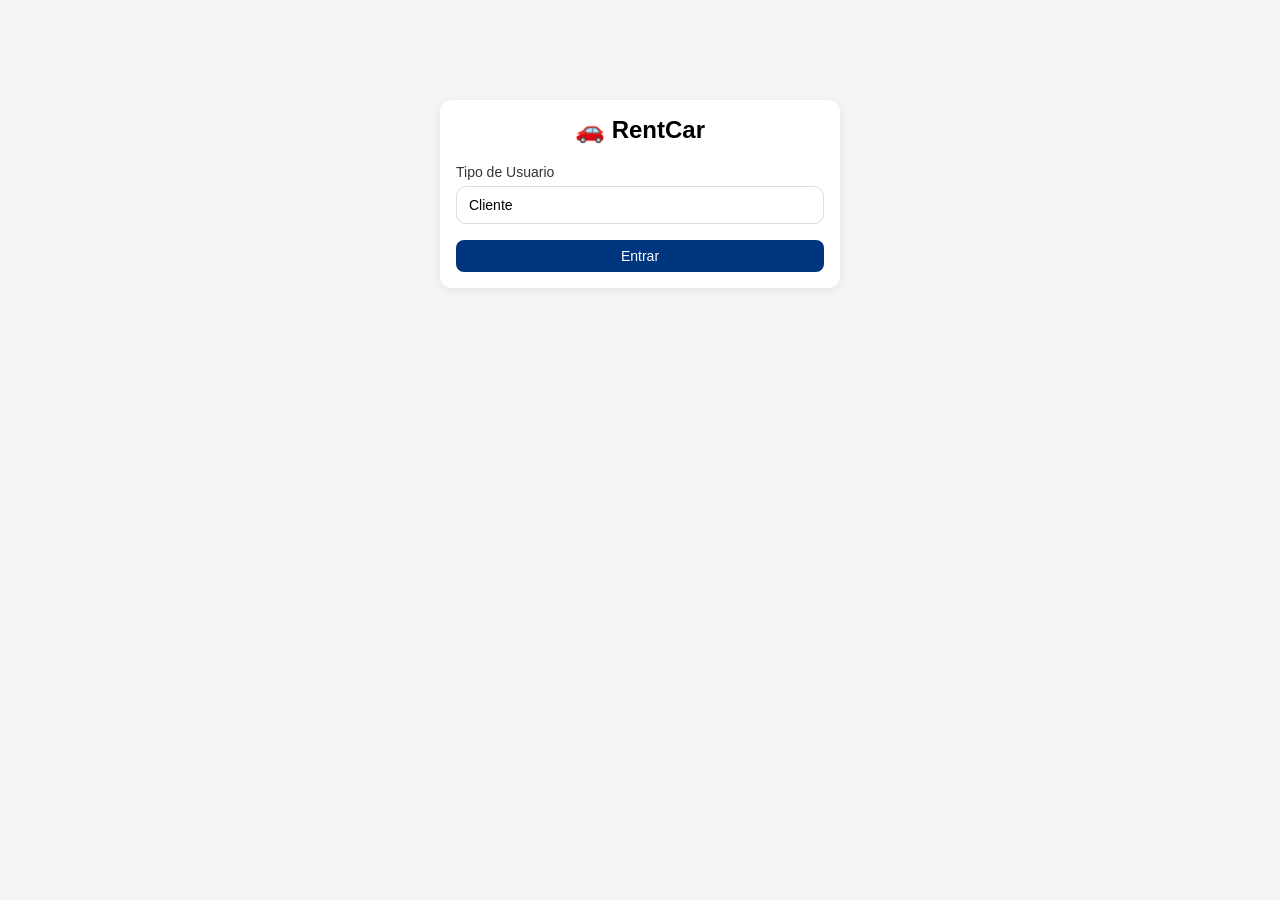
<file: Alquiler de vehiculos/index.html>
<!DOCTYPE html>
<html lang="es">
<head>
    <meta charset="UTF-8">
    <meta name="viewport" content="width=device-width, initial-scale=1.0, viewport-fit=cover">
    <title>RentCar - Sistema de Alquiler de Vehículos</title>
    <style>
        * {
            margin: 0;
            padding: 0;
            box-sizing: border-box;
        }

        body {
            font-family: -apple-system, BlinkMacSystemFont, 'Segoe UI', Roboto, sans-serif;
            background: #f5f5f5;
            padding: 12px;
        }

        .container {
            max-width: 600px;
            margin: 0 auto;
        }

        .header {
            background: white;
            padding: 15px;
            border-radius: 12px;
            box-shadow: 0 2px 8px rgba(0,0,0,0.08);
            margin-bottom: 15px;
            display: flex;
            justify-content: space-between;
            align-items: center;
            flex-wrap: wrap;
            gap: 10px;
        }

        .header h1 {
            color: #003580;
            font-size: 1.3rem;
        }

        .user-type {
            display: flex;
            gap: 8px;
            align-items: center;
            flex-wrap: wrap;
        }

        .btn {
            padding: 8px 16px;
            border: none;
            border-radius: 8px;
            cursor: pointer;
            font-weight: 500;
            transition: all 0.3s;
            font-size: 14px;
        }

        .btn-primary {
            background: #003580;
            color: white;
        }

        .btn-primary:hover {
            background: #0047ab;
        }

        .btn-success {
            background: #28a745;
            color: white;
        }

        .btn-danger {
            background: #dc3545;
            color: white;
        }

        .btn-outline {
            background: transparent;
            border: 1px solid #003580;
            color: #003580;
        }

        .btn-secondary {
            background: #6c757d;
            color: white;
        }

        .btn-sm {
            padding: 6px 12px;
            font-size: 12px;
        }

        .btn-info {
            background: #17a2b8;
            color: white;
        }

        .section {
            background: white;
            padding: 16px;
            border-radius: 12px;
            box-shadow: 0 2px 8px rgba(0,0,0,0.08);
            margin-bottom: 15px;
        }

        .hidden {
            display: none !important;
        }

        .vehicles-grid {
            display: grid;
            grid-template-columns: 1fr;
            gap: 15px;
            margin-top: 15px;
        }

        .vehicle-card {
            border: 1px solid #e0e0e0;
            border-radius: 12px;
            overflow: hidden;
            cursor: pointer;
            background: white;
            transition: transform 0.2s, box-shadow 0.2s;
        }

        .vehicle-card:hover {
            transform: translateY(-2px);
            box-shadow: 0 4px 12px rgba(0,0,0,0.15);
        }

        .vehicle-card:active {
            transform: scale(0.98);
        }

        .vehicle-image {
            width: 100%;
            height: 180px;
            background: linear-gradient(135deg, #667eea 0%, #764ba2 100%);
            display: flex;
            align-items: center;
            justify-content: center;
            overflow: hidden;
        }

        .vehicle-image img {
            width: 100%;
            height: 100%;
            object-fit: cover;
        }

        .vehicle-info {
            padding: 12px;
        }

        .vehicle-info h3 {
            margin-bottom: 8px;
            color: #333;
            font-size: 1.1rem;
        }

        .vehicle-details {
            color: #666;
            margin-bottom: 12px;
            font-size: 14px;
        }

        .modal-overlay {
            position: fixed;
            top: 0;
            left: 0;
            width: 100%;
            height: 100%;
            background: rgba(0, 0, 0, 0.5);
            display: flex;
            align-items: center;
            justify-content: center;
            z-index: 1000;
            overflow-y: auto;
            padding: 16px;
        }

        .modal-container {
            background: white;
            border-radius: 20px;
            max-width: 500px;
            width: 100%;
            max-height: 85vh;
            overflow-y: auto;
            box-shadow: 0 10px 40px rgba(0, 0, 0, 0.3);
            animation: modalSlideIn 0.3s ease;
        }

        @keyframes modalSlideIn {
            from {
                transform: translateY(-30px);
                opacity: 0;
            }
            to {
                transform: translateY(0);
                opacity: 1;
            }
        }

        .modal-header {
            padding: 16px 20px;
            border-bottom: 1px solid #e0e0e0;
            display: flex;
            justify-content: space-between;
            align-items: center;
            background: #003580;
            color: white;
            border-radius: 20px 20px 0 0;
            position: sticky;
            top: 0;
        }

        .modal-header h2 {
            margin: 0;
            font-size: 1.3rem;
        }

        .modal-close {
            background: none;
            border: none;
            font-size: 28px;
            cursor: pointer;
            color: white;
            padding: 0;
            width: 32px;
            height: 32px;
            display: flex;
            align-items: center;
            justify-content: center;
        }

        .modal-body {
            padding: 20px;
        }

        .modal-footer {
            padding: 16px 20px;
            border-top: 1px solid #e0e0e0;
            display: flex;
            justify-content: flex-end;
            gap: 10px;
            background: #f8f9fa;
            border-radius: 0 0 20px 20px;
        }

        .form-group {
            margin-bottom: 16px;
        }

        .form-group label {
            display: block;
            margin-bottom: 6px;
            color: #333;
            font-weight: 500;
            font-size: 14px;
        }

        .form-group label .required {
            color: #dc3545;
        }

        .form-group input,
        .form-group select {
            width: 100%;
            padding: 10px 12px;
            border: 1px solid #ddd;
            border-radius: 10px;
            font-size: 14px;
            -webkit-appearance: none;
        }

        .form-group input[type="file"] {
            padding: 8px;
            border: 1px dashed #003580;
            background: #f8f9fa;
        }

        .image-preview {
            margin-top: 8px;
            display: flex;
            flex-wrap: wrap;
            gap: 8px;
        }

        .preview-item {
            position: relative;
            width: 80px;
            height: 80px;
            border-radius: 8px;
            overflow: hidden;
            border: 1px solid #ddd;
        }

        .preview-item img {
            width: 100%;
            height: 100%;
            object-fit: cover;
        }

        .remove-image {
            position: absolute;
            top: 2px;
            right: 2px;
            background: rgba(220, 53, 69, 0.8);
            color: white;
            border: none;
            border-radius: 50%;
            width: 18px;
            height: 18px;
            font-size: 12px;
            cursor: pointer;
            display: flex;
            align-items: center;
            justify-content: center;
        }

        .reservations-list {
            display: flex;
            flex-direction: column;
            gap: 12px;
        }

        .reservation-card {
            background: white;
            border: 1px solid #e0e0e0;
            border-radius: 12px;
            padding: 12px;
            transition: all 0.2s;
        }

        .reservation-card.pending {
            border-left: 4px solid #ffc107;
        }

        .reservation-card.confirmed {
            border-left: 4px solid #28a745;
        }

        .reservation-card.cancelled {
            border-left: 4px solid #dc3545;
            opacity: 0.7;
        }

        .reservation-header {
            display: flex;
            justify-content: space-between;
            align-items: center;
            margin-bottom: 10px;
            flex-wrap: wrap;
            gap: 8px;
        }

        .reservation-id {
            font-weight: bold;
            color: #003580;
            font-size: 14px;
        }

        .reservation-vehicle {
            font-size: 14px;
            color: #666;
        }

        .reservation-info {
            margin: 10px 0;
        }

        .reservation-info p {
            margin: 6px 0;
            font-size: 13px;
            display: flex;
            align-items: center;
            gap: 8px;
            flex-wrap: wrap;
        }

        .reservation-info strong {
            color: #333;
            min-width: 70px;
        }

        .reservation-actions {
            display: flex;
            gap: 8px;
            margin-top: 10px;
            flex-wrap: wrap;
        }

        .status-badge {
            padding: 4px 10px;
            border-radius: 20px;
            font-size: 11px;
            font-weight: 500;
            display: inline-block;
        }

        .status-pending {
            background: #fff3cd;
            color: #856404;
        }

        .status-confirmed {
            background: #d4edda;
            color: #155724;
        }

        .status-cancelled {
            background: #f8d7da;
            color: #721c24;
        }

        .login-container {
            max-width: 400px;
            margin: 80px auto;
        }

        .alert {
            padding: 12px;
            border-radius: 10px;
            margin-bottom: 15px;
            font-size: 13px;
            animation: slideDown 0.3s ease;
        }

        @keyframes slideDown {
            from {
                transform: translateY(-10px);
                opacity: 0;
            }
            to {
                transform: translateY(0);
                opacity: 1;
            }
        }

        .alert-success {
            background: #d4edda;
            color: #155724;
            border: 1px solid #c3e6cb;
        }

        .alert-error {
            background: #f8d7da;
            color: #721c24;
            border: 1px solid #f5c6cb;
        }

        .alert-info {
            background: #d1ecf1;
            color: #0c5460;
            border: 1px solid #bee5eb;
        }

        .calendar-container {
            overflow-x: auto;
            -webkit-overflow-scrolling: touch;
        }

        .calendar {
            display: grid;
            grid-template-columns: repeat(7, minmax(45px, 1fr));
            gap: 4px;
            margin-top: 12px;
            min-width: 280px;
        }

        .calendar-day {
            padding: 8px 4px;
            text-align: center;
            border: 1px solid #ddd;
            border-radius: 8px;
            font-size: 12px;
            background: white;
        }

        .calendar-day.occupied {
            background: #f8d7da;
            color: #721c24;
            position: relative;
        }

        .calendar-day.occupied::after {
            content: "📌";
            font-size: 8px;
            position: absolute;
            bottom: 2px;
            right: 2px;
        }

        .calendar-day.today {
            background: #003580;
            color: white;
            font-weight: bold;
        }

        .calendar-header {
            text-align: center;
            margin-bottom: 10px;
            font-weight: bold;
            color: #003580;
        }

        .price-summary {
            background: #e8f4f8;
            padding: 12px;
            border-radius: 10px;
            margin: 15px 0;
            font-size: 13px;
        }

        .total-price {
            font-size: 18px;
            font-weight: bold;
            color: #28a745;
            margin-top: 8px;
            padding-top: 8px;
            border-top: 2px solid #003580;
        }

        .checkbox-group {
            display: flex;
            align-items: center;
            gap: 10px;
            margin: 10px 0;
        }

        .checkbox-group input {
            width: auto;
        }

        hr {
            margin: 12px 0;
            border-color: #ddd;
        }

        .detail-item {
            margin-bottom: 16px;
            padding-bottom: 12px;
            border-bottom: 1px solid #f0f0f0;
        }

        .detail-label {
            font-size: 12px;
            color: #666;
            margin-bottom: 4px;
        }

        .detail-value {
            font-size: 14px;
            font-weight: 500;
            color: #333;
        }

        .detail-image {
            max-width: 100%;
            border-radius: 8px;
            margin-top: 8px;
            border: 1px solid #ddd;
            cursor: pointer;
        }

        .warning-badge {
            background: #ffc107;
            color: #333;
            padding: 2px 8px;
            border-radius: 12px;
            font-size: 11px;
        }

        select {
            width: 100%;
            padding: 12px;
            border-radius: 10px;
            border: 1px solid #ddd;
            font-size: 14px;
            background: white;
        }

        .documents-section {
            background: #f8f9fa;
            padding: 12px;
            border-radius: 10px;
            margin-top: 10px;
        }

        .stats-badge {
            background: #003580;
            color: white;
            padding: 4px 8px;
            border-radius: 20px;
            font-size: 11px;
        }

        @media (min-width: 768px) {
            .vehicles-grid {
                grid-template-columns: repeat(2, 1fr);
            }
            .form-row {
                grid-template-columns: 1fr 1fr;
            }
            body {
                padding: 20px;
            }
            .container {
                max-width: 800px;
            }
        }
    </style>
</head>
<body>
    <div class="container">
        <!-- Login -->
        <div id="loginSection" class="section login-container">
            <h2 style="margin-bottom: 20px; text-align: center;">🚗 RentCar</h2>
            <div class="form-group">
                <label>Tipo de Usuario</label>
                <select id="userTypeSelect">
                    <option value="client">Cliente</option>
                    <option value="admin">Administrador</option>
                </select>
            </div>
            <button class="btn btn-primary" style="width: 100%;" onclick="login()">Entrar</button>
        </div>

        <!-- Panel de Cliente -->
        <div id="clientPanel" class="hidden">
            <div class="header">
                <h1>🚗 RentCar</h1>
                <div class="user-type">
                    <span>👤 Cliente</span>
                    <button class="btn btn-outline btn-sm" onclick="logout()">Salir</button>
                </div>
            </div>

            <div id="alertContainer"></div>

            <div class="section">
                <h2>🚙 Nuestros Vehículos</h2>
                <div id="vehiclesContainer" class="vehicles-grid"></div>
            </div>
        </div>

        <!-- Modal de Reserva -->
        <div id="bookingModal" class="modal-overlay hidden">
            <div class="modal-container">
                <div class="modal-header">
                    <h2>📝 Reservar</h2>
                    <button class="modal-close" onclick="closeBookingModal()">&times;</button>
                </div>
                <div class="modal-body">
                    <div id="selectedVehicleInfo"></div>
                    <div class="form-row">
                        <div class="form-group">
                            <label>📅 Inicio <span class="required">*</span></label>
                            <input type="date" id="startDate">
                        </div>
                        <div class="form-group">
                            <label>📅 Fin <span class="required">*</span></label>
                            <input type="date" id="endDate">
                        </div>
                    </div>
                    
                    <hr>
                    <h3 style="font-size: 16px; margin-bottom: 12px;">👤 Datos Personales</h3>
                    
                    <div class="form-group">
                        <label>Nombre Completo <span class="required">*</span></label>
                        <input type="text" id="customerName" placeholder="Ej: Juan Pérez">
                    </div>
                    
                    <div class="form-group">
                        <label>Email <span class="required">*</span></label>
                        <input type="email" id="customerEmail" placeholder="ejemplo@email.com">
                    </div>
                    
                    <div class="form-group">
                        <label>🎂 Fecha de Nacimiento <span class="required">*</span></label>
                        <input type="date" id="birthDate">
                        <small>Debe ser mayor de 26 años</small>
                    </div>
                    
                    <div class="documents-section">
                        <strong>📄 Documentación Requerida</strong>
                        <small>(Subir imágenes nítidas y legibles)</small>
                        
                        <div class="form-group">
                            <label>🆔 Imagen de Cédula de Identidad (frente) <span class="required">*</span></label>
                            <input type="file" id="idCardImage" accept="image/*">
                            <div id="idCardPreview" class="image-preview"></div>
                        </div>
                        
                        <div class="form-group">
                            <label>🚗 Imagen de Libreta de Conducir (frente) <span class="required">*</span></label>
                            <input type="file" id="licenseImage" accept="image/*">
                            <div id="licensePreview" class="image-preview"></div>
                        </div>
                        
                        <div class="form-group">
                            <label>⚡ Imagen de Recibo OSE/UTE (último mes) <span class="required">*</span></label>
                            <input type="file" id="utilityImage" accept="image/*">
                            <div id="utilityPreview" class="image-preview"></div>
                            <small>Recibo al día, debe coincidir con su domicilio</small>
                        </div>
                    </div>
                    
                    <hr>
                    <h3 style="font-size: 16px; margin-bottom: 12px;">💰 Extras</h3>
                    
                    <div class="form-row">
                        <div class="form-group">
                            <label>🛣️ Peajes a cruzar</label>
                            <input type="number" id="tollCount" min="0" value="0" placeholder="Cantidad">
                            <small>+ $150 por cada peaje</small>
                        </div>
                        <div class="checkbox-group">
                            <input type="checkbox" id="includeWash">
                            <label>🧼 Lavado completo (+ $500)</label>
                        </div>
                    </div>
                    
                    <div id="priceSummary"></div>
                    
                    <div style="background: #f8f9fa; padding: 10px; border-radius: 8px; font-size: 12px;">
                        <strong>📋 Condiciones:</strong>
                        • Mayor de 26 años<br>
                        • Licencia con mínimo 1 año de antigüedad<br>
                        • Alquiler mínimo: 2 días<br>
                        • Depósito de garantía requerido
                    </div>
                </div>
                <div class="modal-footer">
                    <button class="btn btn-secondary btn-sm" onclick="closeBookingModal()">Cancelar</button>
                    <button class="btn btn-primary btn-sm" onclick="createBooking()">Solicitar Reserva</button>
                </div>
            </div>
        </div>

        <!-- Modal de Detalles para Admin -->
        <div id="detailsModal" class="modal-overlay hidden">
            <div class="modal-container">
                <div class="modal-header">
                    <h2>📋 Detalles de Reserva</h2>
                    <button class="modal-close" onclick="closeDetailsModal()">&times;</button>
                </div>
                <div class="modal-body" id="detailsModalBody"></div>
                <div class="modal-footer">
                    <button class="btn btn-primary btn-sm" onclick="closeDetailsModal()">Cerrar</button>
                </div>
            </div>
        </div>

        <!-- Panel de Administrador -->
        <div id="adminPanel" class="hidden">
            <div class="header">
                <h1>👑 RentCar Admin</h1>
                <div class="user-type">
                    <span>👑 Admin</span>
                    <button class="btn btn-outline btn-sm" onclick="logout()">Salir</button>
                </div>
            </div>

            <div id="adminAlertContainer"></div>

            <div class="section">
                <h2>📋 Reservas</h2>
                <div id="reservationsList" class="reservations-list"></div>
            </div>

            <div class="section">
                <h2>📅 Calendario por Vehículo</h2>
                <select id="vehicleSelectForCalendar" onchange="updateCalendar()">
                    <option value="">Selecciona un vehículo</option>
                </select>
                <div id="calendarContainer" class="calendar-container"></div>
            </div>
        </div>
    </div>

    <script>
        // ==================== DATOS ====================
        let currentUser = null;
        let selectedVehicle = null;
        
        let idCardImageData = null;
        let licenseImageData = null;
        let utilityImageData = null;

        const PRICE_PER_DAY = 2400;
        const TOLL_PRICE = 150;
        const WASH_PRICE = 500;
        const MIN_RENTAL_DAYS = 2;
        const MIN_AGE = 26;

        // Imágenes de vehículos (usando imágenes de placeholder para demostración)
        const vehicles = [
            { 
                id: 1, 
                name: 'Toyota Corolla', 
                type: 'Sedán', 
                price: PRICE_PER_DAY, 
                transmission: 'Automático',
                image: 'images/toyota_corolla.jpg'
            },
            { 
                id: 2, 
                name: 'Honda CR-V', 
                type: 'SUV', 
                price: PRICE_PER_DAY, 
                transmission: 'Automático',
                image: 'images/honda_cr-v.jpg'
            },
            { 
                id: 3, 
                name: 'BMW Serie 3', 
                type: 'Sedán Deportivo', 
                price: PRICE_PER_DAY, 
                transmission: 'Automático',
                image: 'images/bmw_serie_3.jpg'
            },
            { 
                id: 4, 
                name: 'Ford Ranger', 
                type: 'Pickup', 
                price: PRICE_PER_DAY, 
                transmission: 'Manual',
                image: 'images/ford_ranger.jpg'
            }
        ];

        // ==================== IMÁGENES DE DOCUMENTOS (Base64 simuladas) ====================
        const sampleImageIdCard = "data:image/svg+xml,%3Csvg xmlns='http://www.w3.org/2000/svg' width='200' height='150' viewBox='0 0 200 150'%3E%3Crect width='200' height='150' fill='%234285F4'/%3E%3Ctext x='10' y='30' fill='white' font-size='12'%3ECÉDULA DE IDENTIDAD%3C/text%3E%3Ctext x='10' y='50' fill='white' font-size='10'%3ENombre: Juan Pérez%3C/text%3E%3Ctext x='10' y='65' fill='white' font-size='10'%3EN° 1.234.567-8%3C/text%3E%3Ctext x='10' y='80' fill='white' font-size='10'%3ENac: 15/05/1985%3C/text%3E%3C/svg%3E";
        const sampleImageLicense = "data:image/svg+xml,%3Csvg xmlns='http://www.w3.org/2000/svg' width='200' height='150' viewBox='0 0 200 150'%3E%3Crect width='200' height='150' fill='%2333A852'/%3E%3Ctext x='10' y='30' fill='white' font-size='12'%3ELIBRETA DE CONDUCIR%3C/text%3E%3Ctext x='10' y='50' fill='white' font-size='10'%3ENombre: Juan Pérez%3C/text%3E%3Ctext x='10' y='65' fill='white' font-size='10'%3EN° Licencia: LIC123456%3C/text%3E%3Ctext x='10' y='80' fill='white' font-size='10'%3EEmisión: 10/01/2022%3C/text%3E%3C/svg%3E";
        const sampleImageUtility = "data:image/svg+xml,%3Csvg xmlns='http://www.w3.org/2000/svg' width='200' height='150' viewBox='0 0 200 150'%3E%3Crect width='200' height='150' fill='%23F39C12'/%3E%3Ctext x='10' y='30' fill='white' font-size='12'%3ERECIBO OSE/UTE%3C/text%3E%3Ctext x='10' y='50' fill='white' font-size='10'%3ECliente: Juan Pérez%3C/text%3E%3Ctext x='10' y='65' fill='white' font-size='10'%3EN° Cliente: 123456789%3C/text%3E%3Ctext x='10' y='80' fill='white' font-size='10'%3EPeriodo: Marzo 2026%3C/text%3E%3C/svg%3E";

        const sampleImageIdCard2 = "data:image/svg+xml,%3Csvg xmlns='http://www.w3.org/2000/svg' width='200' height='150' viewBox='0 0 200 150'%3E%3Crect width='200' height='150' fill='%234285F4'/%3E%3Ctext x='10' y='30' fill='white' font-size='12'%3ECÉDULA DE IDENTIDAD%3C/text%3E%3Ctext x='10' y='50' fill='white' font-size='10'%3ENombre: María García%3C/text%3E%3Ctext x='10' y='65' fill='white' font-size='10'%3EN° 2.345.678-9%3C/text%3E%3Ctext x='10' y='80' fill='white' font-size='10'%3ENac: 20/08/1990%3C/text%3E%3C/svg%3E";
        const sampleImageLicense2 = "data:image/svg+xml,%3Csvg xmlns='http://www.w3.org/2000/svg' width='200' height='150' viewBox='0 0 200 150'%3E%3Crect width='200' height='150' fill='%2333A852'/%3E%3Ctext x='10' y='30' fill='white' font-size='12'%3ELIBRETA DE CONDUCIR%3C/text%3E%3Ctext x='10' y='50' fill='white' font-size='10'%3ENombre: María García%3C/text%3E%3Ctext x='10' y='65' fill='white' font-size='10'%3EN° Licencia: LIC789012%3C/text%3E%3Ctext x='10' y='80' fill='white' font-size='10'%3EEmisión: 15/02/2023%3C/text%3E%3C/svg%3E";
        const sampleImageUtility2 = "data:image/svg+xml,%3Csvg xmlns='http://www.w3.org/2000/svg' width='200' height='150' viewBox='0 0 200 150'%3E%3Crect width='200' height='150' fill='%23F39C12'/%3E%3Ctext x='10' y='30' fill='white' font-size='12'%3ERECIBO OSE/UTE%3C/text%3E%3Ctext x='10' y='50' fill='white' font-size='10'%3ECliente: María García%3C/text%3E%3Ctext x='10' y='65' fill='white' font-size='10'%3EN° Cliente: 987654321%3C/text%3E%3Ctext x='10' y='80' fill='white' font-size='10'%3EPeriodo: Marzo 2026%3C/text%3E%3C/svg%3E";

        const sampleImageIdCard3 = "data:image/svg+xml,%3Csvg xmlns='http://www.w3.org/2000/svg' width='200' height='150' viewBox='0 0 200 150'%3E%3Crect width='200' height='150' fill='%234285F4'/%3E%3Ctext x='10' y='30' fill='white' font-size='12'%3ECÉDULA DE IDENTIDAD%3C/text%3E%3Ctext x='10' y='50' fill='white' font-size='10'%3ENombre: Carlos Rodríguez%3C/text%3E%3Ctext x='10' y='65' fill='white' font-size='10'%3EN° 3.456.789-0%3C/text%3E%3Ctext x='10' y='80' fill='white' font-size='10'%3ENac: 10/12/1995%3C/text%3E%3C/svg%3E";
        const sampleImageLicense3 = "data:image/svg+xml,%3Csvg xmlns='http://www.w3.org/2000/svg' width='200' height='150' viewBox='0 0 200 150'%3E%3Crect width='200' height='150' fill='%2333A852'/%3E%3Ctext x='10' y='30' fill='white' font-size='12'%3ELIBRETA DE CONDUCIR%3C/text%3E%3Ctext x='10' y='50' fill='white' font-size='10'%3ENombre: Carlos Rodríguez%3C/text%3E%3Ctext x='10' y='65' fill='white' font-size='10'%3EN° Licencia: LIC345678%3C/text%3E%3Ctext x='10' y='80' fill='white' font-size='10'%3EEmisión: 20/03/2024%3C/text%3E%3C/svg%3E";
        const sampleImageUtility3 = "data:image/svg+xml,%3Csvg xmlns='http://www.w3.org/2000/svg' width='200' height='150' viewBox='0 0 200 150'%3E%3Crect width='200' height='150' fill='%23F39C12'/%3E%3Ctext x='10' y='30' fill='white' font-size='12'%3ERECIBO OSE/UTE%3C/text%3E%3Ctext x='10' y='50' fill='white' font-size='10'%3ECliente: Carlos Rodríguez%3C/text%3E%3Ctext x='10' y='65' fill='white' font-size='10'%3EN° Cliente: 555666777%3C/text%3E%3Ctext x='10' y='80' fill='white' font-size='10'%3EPeriodo: Marzo 2026%3C/text%3E%3C/svg%3E";

        // Calcular fechas para los ejemplos
        const futureDate = (days) => {
            const d = new Date();
            d.setDate(d.getDate() + days);
            return d.toISOString().split('T')[0];
        };

        // Reservas de ejemplo
        let reservations = [
            {
                id: 1001,
                vehicleId: 1,
                vehicleName: 'Toyota Corolla',
                customerName: 'Juan Pérez',
                customerEmail: 'juan.perez@email.com',
                birthDate: '1985-05-15',
                idCardImage: sampleImageIdCard,
                licenseImage: sampleImageLicense,
                utilityImage: sampleImageUtility,
                startDate: futureDate(5),
                endDate: futureDate(10),
                days: 5,
                tollCount: 2,
                includeWash: true,
                totalPrice: 5 * PRICE_PER_DAY + 2 * TOLL_PRICE + WASH_PRICE,
                status: 'confirmed',
                createdAt: '2026-04-20T10:30:00'
            },
            {
                id: 1002,
                vehicleId: 2,
                vehicleName: 'Honda CR-V',
                customerName: 'María García',
                customerEmail: 'maria.garcia@email.com',
                birthDate: '1990-08-20',
                idCardImage: sampleImageIdCard2,
                licenseImage: sampleImageLicense2,
                utilityImage: sampleImageUtility2,
                startDate: futureDate(12),
                endDate: futureDate(18),
                days: 6,
                tollCount: 1,
                includeWash: false,
                totalPrice: 6 * PRICE_PER_DAY + 1 * TOLL_PRICE,
                status: 'pending',
                createdAt: '2026-04-22T14:15:00'
            },
            {
                id: 1003,
                vehicleId: 3,
                vehicleName: 'BMW Serie 3',
                customerName: 'Carlos Rodríguez',
                customerEmail: 'carlos.rodriguez@email.com',
                birthDate: '1995-12-10',
                idCardImage: sampleImageIdCard3,
                licenseImage: sampleImageLicense3,
                utilityImage: sampleImageUtility3,
                startDate: futureDate(20),
                endDate: futureDate(25),
                days: 5,
                tollCount: 3,
                includeWash: true,
                totalPrice: 5 * PRICE_PER_DAY + 3 * TOLL_PRICE + WASH_PRICE,
                status: 'cancelled',
                createdAt: '2026-04-18T09:45:00'
            },
            {
                id: 1004,
                vehicleId: 1,
                vehicleName: 'Toyota Corolla',
                customerName: 'Ana Martínez',
                customerEmail: 'ana.martinez@email.com',
                birthDate: '1988-03-25',
                idCardImage: "data:image/svg+xml,%3Csvg xmlns='http://www.w3.org/2000/svg' width='200' height='150' viewBox='0 0 200 150'%3E%3Crect width='200' height='150' fill='%234285F4'/%3E%3Ctext x='10' y='30' fill='white' font-size='12'%3ECÉDULA DE IDENTIDAD%3C/text%3E%3Ctext x='10' y='50' fill='white' font-size='10'%3ENombre: Ana Martínez%3C/text%3E%3Ctext x='10' y='65' fill='white' font-size='10'%3EN° 4.567.890-1%3C/text%3E%3Ctext x='10' y='80' fill='white' font-size='10'%3ENac: 25/03/1988%3C/text%3E%3C/svg%3E",
                licenseImage: "data:image/svg+xml,%3Csvg xmlns='http://www.w3.org/2000/svg' width='200' height='150' viewBox='0 0 200 150'%3E%3Crect width='200' height='150' fill='%2333A852'/%3E%3Ctext x='10' y='30' fill='white' font-size='12'%3ELIBRETA DE CONDUCIR%3C/text%3E%3Ctext x='10' y='50' fill='white' font-size='10'%3ENombre: Ana Martínez%3C/text%3E%3Ctext x='10' y='65' fill='white' font-size='10'%3EN° Licencia: LIC901234%3C/text%3E%3Ctext x='10' y='80' fill='white' font-size='10'%3EEmisión: 10/05/2021%3C/text%3E%3C/svg%3E",
                utilityImage: "data:image/svg+xml,%3Csvg xmlns='http://www.w3.org/2000/svg' width='200' height='150' viewBox='0 0 200 150'%3E%3Crect width='200' height='150' fill='%23F39C12'/%3E%3Ctext x='10' y='30' fill='white' font-size='12'%3ERECIBO OSE/UTE%3C/text%3E%3Ctext x='10' y='50' fill='white' font-size='10'%3ECliente: Ana Martínez%3C/text%3E%3Ctext x='10' y='65' fill='white' font-size='10'%3EN° Cliente: 444555666%3C/text%3E%3Ctext x='10' y='80' fill='white' font-size='10'%3EPeriodo: Marzo 2026%3C/text%3E%3C/svg%3E",
                startDate: futureDate(2),
                endDate: futureDate(6),
                days: 4,
                tollCount: 0,
                includeWash: true,
                totalPrice: 4 * PRICE_PER_DAY + WASH_PRICE,
                status: 'confirmed',
                createdAt: '2026-04-21T16:20:00'
            },
            {
                id: 1005,
                vehicleId: 4,
                vehicleName: 'Ford Ranger',
                customerName: 'Roberto Fernández',
                customerEmail: 'roberto.fernandez@email.com',
                birthDate: '1975-07-08',
                idCardImage: "data:image/svg+xml,%3Csvg xmlns='http://www.w3.org/2000/svg' width='200' height='150' viewBox='0 0 200 150'%3E%3Crect width='200' height='150' fill='%234285F4'/%3E%3Ctext x='10' y='30' fill='white' font-size='12'%3ECÉDULA DE IDENTIDAD%3C/text%3E%3Ctext x='10' y='50' fill='white' font-size='10'%3ENombre: Roberto Fernández%3C/text%3E%3Ctext x='10' y='65' fill='white' font-size='10'%3EN° 5.678.901-2%3C/text%3E%3Ctext x='10' y='80' fill='white' font-size='10'%3ENac: 08/07/1975%3C/text%3E%3C/svg%3E",
                licenseImage: "data:image/svg+xml,%3Csvg xmlns='http://www.w3.org/2000/svg' width='200' height='150' viewBox='0 0 200 150'%3E%3Crect width='200' height='150' fill='%2333A852'/%3E%3Ctext x='10' y='30' fill='white' font-size='12'%3ELIBRETA DE CONDUCIR%3C/text%3E%3Ctext x='10' y='50' fill='white' font-size='10'%3ENombre: Roberto Fernández%3C/text%3E%3Ctext x='10' y='65' fill='white' font-size='10'%3EN° Licencia: LIC567890%3C/text%3E%3Ctext x='10' y='80' fill='white' font-size='10'%3EEmisión: 05/03/2019%3C/text%3E%3C/svg%3E",
                utilityImage: "data:image/svg+xml,%3Csvg xmlns='http://www.w3.org/2000/svg' width='200' height='150' viewBox='0 0 200 150'%3E%3Crect width='200' height='150' fill='%23F39C12'/%3E%3Ctext x='10' y='30' fill='white' font-size='12'%3ERECIBO OSE/UTE%3C/text%3E%3Ctext x='10' y='50' fill='white' font-size='10'%3ECliente: Roberto Fernández%3C/text%3E%3Ctext x='10' y='65' fill='white' font-size='10'%3EN° Cliente: 333222111%3C/text%3E%3Ctext x='10' y='80' fill='white' font-size='10'%3EPeriodo: Marzo 2026%3C/text%3E%3C/svg%3E",
                startDate: futureDate(8),
                endDate: futureDate(15),
                days: 7,
                tollCount: 4,
                includeWash: true,
                totalPrice: 7 * PRICE_PER_DAY + 4 * TOLL_PRICE + WASH_PRICE,
                status: 'pending',
                createdAt: '2026-04-23T11:00:00'
            }
        ];

        // ==================== FUNCIONES DE IMAGEN ====================
        function setupImagePreview(inputId, previewId, setDataFunc) {
            const input = document.getElementById(inputId);
            const preview = document.getElementById(previewId);
            
            if (!input) return;
            
            input.addEventListener('change', function(e) {
                const file = e.target.files[0];
                if (file) {
                    const reader = new FileReader();
                    reader.onload = function(event) {
                        const imgData = event.target.result;
                        setDataFunc(imgData);
                        
                        preview.innerHTML = `
                            <div class="preview-item">
                                <img src="${imgData}" alt="Preview">
                                <button class="remove-image" onclick="clearImage('${inputId}', '${previewId}', '${setDataFunc.name}')">×</button>
                            </div>
                        `;
                    };
                    reader.readAsDataURL(file);
                }
            });
        }
        
        function clearImage(inputId, previewId, setterName) {
            document.getElementById(inputId).value = '';
            document.getElementById(previewId).innerHTML = '';
            if (setterName === 'setIdCardImageData') setIdCardImageData(null);
            if (setterName === 'setLicenseImageData') setLicenseImageData(null);
            if (setterName === 'setUtilityImageData') setUtilityImageData(null);
        }
        
        function setIdCardImageData(data) { idCardImageData = data; }
        function setLicenseImageData(data) { licenseImageData = data; }
        function setUtilityImageData(data) { utilityImageData = data; }
        
        // ==================== AUTH ====================
        function login() {
            const userType = document.getElementById('userTypeSelect').value;
            currentUser = { type: userType };
            
            document.getElementById('loginSection').classList.add('hidden');
            
            if (userType === 'client') {
                document.getElementById('clientPanel').classList.remove('hidden');
                loadVehicles();
            } else {
                document.getElementById('adminPanel').classList.remove('hidden');
                loadAdminPanel();
            }
        }

        function logout() {
            currentUser = null;
            selectedVehicle = null;
            document.getElementById('loginSection').classList.remove('hidden');
            document.getElementById('clientPanel').classList.add('hidden');
            document.getElementById('adminPanel').classList.add('hidden');
            closeBookingModal();
            closeDetailsModal();
        }

        // ==================== CLIENTE ====================
        function loadVehicles() {
            const container = document.getElementById('vehiclesContainer');
            container.innerHTML = vehicles.map(vehicle => `
                <div class="vehicle-card" onclick="openBookingModal(${vehicle.id})">
                    <div class="vehicle-image">
                        <img src="${vehicle.image}" alt="${vehicle.name}" onerror="this.src='https://via.placeholder.com/400x200/cccccc/666666?text=Error+Imagen'">
                    </div>
                    <div class="vehicle-info">
                        <h3>${vehicle.name}</h3>
                        <div class="vehicle-details">
                            ${vehicle.type} • ${vehicle.transmission}<br>
                            <strong>$${PRICE_PER_DAY.toLocaleString()}/día</strong><br>
                            <small>⚠️ Mínimo ${MIN_RENTAL_DAYS} días</small>
                        </div>
                        <button class="btn btn-primary" style="width: 100%;">Reservar</button>
                    </div>
                </div>
            `).join('');
        }

        function openBookingModal(vehicleId) {
            selectedVehicle = vehicles.find(v => v.id === vehicleId);
            document.getElementById('selectedVehicleInfo').innerHTML = `
                <div class="alert alert-info">
                    🚗 ${selectedVehicle.name} - <strong>$${PRICE_PER_DAY.toLocaleString()}/día</strong><br>
                    📅 Mínimo ${MIN_RENTAL_DAYS} días
                </div>
            `;
            
            const today = new Date().toISOString().split('T')[0];
            document.getElementById('startDate').min = today;
            document.getElementById('endDate').min = today;
            
            document.getElementById('startDate').value = '';
            document.getElementById('endDate').value = '';
            document.getElementById('customerName').value = '';
            document.getElementById('customerEmail').value = '';
            document.getElementById('birthDate').value = '';
            document.getElementById('tollCount').value = '0';
            document.getElementById('includeWash').checked = false;
            
            idCardImageData = null;
            licenseImageData = null;
            utilityImageData = null;
            document.getElementById('idCardImage').value = '';
            document.getElementById('licenseImage').value = '';
            document.getElementById('utilityImage').value = '';
            document.getElementById('idCardPreview').innerHTML = '';
            document.getElementById('licensePreview').innerHTML = '';
            document.getElementById('utilityPreview').innerHTML = '';
            
            setupImagePreview('idCardImage', 'idCardPreview', 'setIdCardImageData');
            setupImagePreview('licenseImage', 'licensePreview', 'setLicenseImageData');
            setupImagePreview('utilityImage', 'utilityPreview', 'setUtilityImageData');
            
            document.getElementById('startDate').onchange = updatePriceSummary;
            document.getElementById('endDate').onchange = updatePriceSummary;
            document.getElementById('tollCount').oninput = updatePriceSummary;
            document.getElementById('includeWash').onchange = updatePriceSummary;
            
            document.getElementById('bookingModal').classList.remove('hidden');
            document.body.style.overflow = 'hidden';
            updatePriceSummary();
        }

        function closeBookingModal() {
            document.getElementById('bookingModal').classList.add('hidden');
            document.body.style.overflow = 'auto';
            selectedVehicle = null;
        }

        function updatePriceSummary() {
            const startDate = document.getElementById('startDate').value;
            const endDate = document.getElementById('endDate').value;
            const tollCount = parseInt(document.getElementById('tollCount').value) || 0;
            const includeWash = document.getElementById('includeWash').checked;
            
            const summaryDiv = document.getElementById('priceSummary');
            
            if (!startDate || !endDate) {
                summaryDiv.innerHTML = '<p>📍 Seleccione fechas</p>';
                return;
            }
            
            const days = calculateDays(startDate, endDate);
            if (days < MIN_RENTAL_DAYS) {
                summaryDiv.innerHTML = `<div class="alert alert-error">⚠️ Mínimo ${MIN_RENTAL_DAYS} días (${days} día(s))</div>`;
                return;
            }
            
            const total = days * PRICE_PER_DAY + tollCount * TOLL_PRICE + (includeWash ? WASH_PRICE : 0);
            summaryDiv.innerHTML = `
                <div class="price-summary">
                    📅 ${days} día(s) x $${PRICE_PER_DAY} = $${(days * PRICE_PER_DAY).toLocaleString()}<br>
                    ${tollCount > 0 ? `🛣️ ${tollCount} peajes = $${(tollCount * TOLL_PRICE).toLocaleString()}<br>` : ''}
                    ${includeWash ? `🧼 Lavado = $${WASH_PRICE.toLocaleString()}<br>` : ''}
                    <div class="total-price">💰 Total: $${total.toLocaleString()}</div>
                </div>
            `;
        }

        function calculateDays(startDate, endDate) {
            const start = new Date(startDate);
            const end = new Date(endDate);
            return Math.ceil((end - start) / (1000 * 60 * 60 * 24));
        }

        function calculateAge(birthDate) {
            if (!birthDate) return 0;
            const today = new Date();
            const birth = new Date(birthDate);
            let age = today.getFullYear() - birth.getFullYear();
            const m = today.getMonth() - birth.getMonth();
            if (m < 0 || (m === 0 && today.getDate() < birth.getDate())) age--;
            return age;
        }

        function checkAvailability(vehicleId, startDate, endDate) {
            return !reservations.some(r => 
                r.vehicleId === vehicleId && r.status === 'confirmed' &&
                startDate < r.endDate && endDate > r.startDate
            );
        }

        function createBooking() {
            const startDate = document.getElementById('startDate').value;
            const endDate = document.getElementById('endDate').value;
            const customerName = document.getElementById('customerName').value;
            const customerEmail = document.getElementById('customerEmail').value;
            const birthDate = document.getElementById('birthDate').value;
            const tollCount = parseInt(document.getElementById('tollCount').value) || 0;
            const includeWash = document.getElementById('includeWash').checked;
            
            if (!customerName || !customerEmail || !customerEmail.includes('@')) {
                showAlert('Complete todos los campos obligatorios', 'error');
                return;
            }
            
            if (!startDate || !endDate || new Date(startDate) >= new Date(endDate)) {
                showAlert('Fechas inválidas', 'error');
                return;
            }
            
            const age = calculateAge(birthDate);
            if (age < MIN_AGE) {
                showAlert(`Debe ser mayor de ${MIN_AGE} años (${age} años)`, 'error');
                return;
            }
            
            if (!idCardImageData) {
                showAlert('Debe subir imagen de la Cédula de Identidad', 'error');
                return;
            }
            if (!licenseImageData) {
                showAlert('Debe subir imagen de la Libreta de Conducir', 'error');
                return;
            }
            if (!utilityImageData) {
                showAlert('Debe subir imagen del Recibo OSE/UTE', 'error');
                return;
            }
            
            const days = calculateDays(startDate, endDate);
            if (days < MIN_RENTAL_DAYS) {
                showAlert(`Mínimo ${MIN_RENTAL_DAYS} días`, 'error');
                return;
            }
            
            if (!checkAvailability(selectedVehicle.id, startDate, endDate)) {
                showAlert('Vehículo no disponible en esas fechas', 'error');
                return;
            }
            
            const totalPrice = days * PRICE_PER_DAY + tollCount * TOLL_PRICE + (includeWash ? WASH_PRICE : 0);
            
            const newReservation = {
                id: Date.now(),
                vehicleId: selectedVehicle.id,
                vehicleName: selectedVehicle.name,
                customerName,
                customerEmail,
                birthDate,
                idCardImage: idCardImageData,
                licenseImage: licenseImageData,
                utilityImage: utilityImageData,
                startDate,
                endDate,
                days,
                tollCount,
                includeWash,
                totalPrice,
                status: 'pending',
                createdAt: new Date().toISOString()
            };
            
            reservations.push(newReservation);
            localStorage.setItem('reservations', JSON.stringify(reservations));
            
            showAlert('✅ Reserva solicitada exitosamente. El administrador verificará sus documentos.', 'success');
            closeBookingModal();
        }

        // ==================== ADMIN ====================
        function loadAdminPanel() {
            loadReservationsList();
            loadVehicleSelect();
            updateCalendar();
        }

        function loadReservationsList() {
            const container = document.getElementById('reservationsList');
            
            if (reservations.length === 0) {
                container.innerHTML = '<div style="text-align: center; padding: 20px; color: #666;">No hay reservas</div>';
                return;
            }
            
            container.innerHTML = reservations.map(r => {
                const age = calculateAge(r.birthDate);
                const isValidAge = age >= MIN_AGE;
                
                return `
                    <div class="reservation-card ${r.status}">
                        <div class="reservation-header">
                            <span class="reservation-id">#${r.id}</span>
                            <span class="reservation-vehicle">${r.vehicleName}</span>
                            <span class="status-badge status-${r.status}">${getStatusText(r.status)}</span>
                        </div>
                        <div class="reservation-info">
                            <p><strong>👤 Cliente:</strong> ${r.customerName}</p>
                            <p><strong>🎂 Edad:</strong> ${age} años ${!isValidAge ? '❌' : '✅'}</p>
                            <p><strong>📅 Fechas:</strong> ${formatDate(r.startDate)} → ${formatDate(r.endDate)}</p>
                            <p><strong>💰 Total:</strong> $${(r.totalPrice || 0).toLocaleString()}</p>
                        </div>
                        <div class="reservation-actions">
                            ${r.status === 'pending' ? `
                                <button class="btn btn-success btn-sm" onclick="confirmReservation(${r.id})">✅ Confirmar</button>
                                <button class="btn btn-danger btn-sm" onclick="cancelReservation(${r.id})">❌ Rechazar</button>
                            ` : ''}
                            ${r.status === 'confirmed' ? `
                                <button class="btn btn-danger btn-sm" onclick="cancelReservation(${r.id})">🚫 Cancelar</button>
                            ` : ''}
                            <button class="btn btn-info btn-sm" onclick="showDetails(${r.id})">📋 Ver Documentos</button>
                        </div>
                    </div>
                `;
            }).join('');
        }

        function showDetails(id) {
            const r = reservations.find(r => r.id === id);
            const age = calculateAge(r.birthDate);
            const days = calculateDays(r.startDate, r.endDate);
            
            const modalBody = document.getElementById('detailsModalBody');
            modalBody.innerHTML = `
                <div class="detail-item">
                    <div class="detail-label">🚗 VEHÍCULO</div>
                    <div class="detail-value">${r.vehicleName}</div>
                </div>
                <div class="detail-item">
                    <div class="detail-label">👤 CLIENTE</div>
                    <div class="detail-value">${r.customerName}</div>
                </div>
                <div class="detail-item">
                    <div class="detail-label">📧 EMAIL</div>
                    <div class="detail-value">${r.customerEmail}</div>
                </div>
                <div class="detail-item">
                    <div class="detail-label">🎂 FECHA NACIMIENTO</div>
                    <div class="detail-value">${formatDate(r.birthDate)} (${age} años ${age >= MIN_AGE ? '✅' : '❌'})</div>
                </div>
                <div class="detail-item">
                    <div class="detail-label">📅 FECHAS ALQUILER</div>
                    <div class="detail-value">${formatDate(r.startDate)} → ${formatDate(r.endDate)}</div>
                    <div class="detail-value" style="font-size: 14px;">📆 Total: ${days} día(s) (mínimo ${MIN_RENTAL_DAYS} días)</div>
                </div>
                <div class="detail-item">
                    <div class="detail-label">🆔 CÉDULA DE IDENTIDAD</div>
                    <div class="detail-value">
                        <img src="${r.idCardImage}" class="detail-image" style="max-width: 100%; border-radius: 8px;" onclick="window.open(this.src)">
                        <br><small>🔍 Haz clic en la imagen para ampliar</small>
                    </div>
                </div>
                <div class="detail-item">
                    <div class="detail-label">🚗 LIBRETA DE CONDUCIR</div>
                    <div class="detail-value">
                        <img src="${r.licenseImage}" class="detail-image" style="max-width: 100%; border-radius: 8px;" onclick="window.open(this.src)">
                        <br><small>🔍 Haz clic en la imagen para ampliar</small>
                    </div>
                </div>
                <div class="detail-item">
                    <div class="detail-label">⚡ RECIBO OSE/UTE</div>
                    <div class="detail-value">
                        <img src="${r.utilityImage}" class="detail-image" style="max-width: 100%; border-radius: 8px;" onclick="window.open(this.src)">
                        <br><small>🔍 Haz clic en la imagen para ampliar</small>
                    </div>
                </div>
                <div class="detail-item">
                    <div class="detail-label">💰 EXTRAS</div>
                    <div class="detail-value">
                        🛣️ Peajes: ${r.tollCount || 0} ($${(r.tollCount || 0) * TOLL_PRICE})<br>
                        🧼 Lavado: ${r.includeWash ? 'Sí (+$500)' : 'No'}
                    </div>
                </div>
                <div class="detail-item">
                    <div class="detail-label">💵 TOTAL A PAGAR</div>
                    <div class="detail-value" style="font-size: 20px; color: #28a745;">$${(r.totalPrice || 0).toLocaleString()}</div>
                </div>
                <div class="detail-item">
                    <div class="detail-label">📊 ESTADO</div>
                    <div class="detail-value"><span class="status-badge status-${r.status}">${getStatusText(r.status)}</span></div>
                </div>
            `;
            
            document.getElementById('detailsModal').classList.remove('hidden');
            document.body.style.overflow = 'hidden';
        }

        function closeDetailsModal() {
            document.getElementById('detailsModal').classList.add('hidden');
            document.body.style.overflow = 'auto';
        }

        function confirmReservation(id) {
            const reservation = reservations.find(r => r.id === id);
            
            const age = calculateAge(reservation.birthDate);
            
            if (age < MIN_AGE) {
                showAdminAlert(`❌ Rechazado: Cliente menor de ${MIN_AGE} años (${age} años)`, 'error');
                return;
            }
            
            if (!checkAvailability(reservation.vehicleId, reservation.startDate, reservation.endDate)) {
                showAdminAlert('❌ Vehículo no disponible en esas fechas', 'error');
                return;
            }
            
            reservation.status = 'confirmed';
            localStorage.setItem('reservations', JSON.stringify(reservations));
            loadReservationsList();
            updateCalendar();
            showAdminAlert('✅ Reserva confirmada exitosamente', 'success');
        }

        function cancelReservation(id) {
            if (confirm('¿Está seguro de cancelar esta reserva?')) {
                const reservation = reservations.find(r => r.id === id);
                reservation.status = 'cancelled';
                localStorage.setItem('reservations', JSON.stringify(reservations));
                loadReservationsList();
                updateCalendar();
                showAdminAlert('Reserva cancelada', 'success');
            }
        }

        function loadVehicleSelect() {
            const select = document.getElementById('vehicleSelectForCalendar');
            select.innerHTML = '<option value="">📅 Selecciona un vehículo</option>' +
                vehicles.map(v => `<option value="${v.id}">${v.name}</option>`).join('');
        }

        function updateCalendar() {
            const vehicleId = document.getElementById('vehicleSelectForCalendar').value;
            const container = document.getElementById('calendarContainer');
            
            if (!vehicleId) {
                container.innerHTML = '<p style="text-align: center; padding: 20px;">Selecciona un vehículo</p>';
                return;
            }
            
            const today = new Date();
            const year = today.getFullYear();
            const month = today.getMonth();
            const monthNames = ['Enero', 'Febrero', 'Marzo', 'Abril', 'Mayo', 'Junio', 'Julio', 'Agosto', 'Septiembre', 'Octubre', 'Noviembre', 'Diciembre'];
            
            const vehicleReservations = reservations.filter(r => 
                r.vehicleId === parseInt(vehicleId) && r.status === 'confirmed'
            );
            
            const daysInMonth = new Date(year, month + 1, 0).getDate();
            const firstDay = new Date(year, month, 1).getDay();
            
            let html = `<div class="calendar-header">📅 ${monthNames[month]} ${year}</div>`;
            html += '<div class="calendar">';
            html += '<div><strong>D</strong></div><div><strong>L</strong></div><div><strong>M</strong></div><div><strong>M</strong></div><div><strong>J</strong></div><div><strong>V</strong></div><div><strong>S</strong></div>';
            
            for (let i = 0; i < firstDay; i++) html += '<div></div>';
            
            const todayStr = `${year}-${String(month + 1).padStart(2, '0')}-${String(today.getDate()).padStart(2, '0')}`;
            
            for (let day = 1; day <= daysInMonth; day++) {
                const dateStr = `${year}-${String(month + 1).padStart(2, '0')}-${String(day).padStart(2, '0')}`;
                const isOccupied = vehicleReservations.some(r => dateStr >= r.startDate && dateStr <= r.endDate);
                const isToday = dateStr === todayStr;
                let classes = 'calendar-day';
                if (isOccupied) classes += ' occupied';
                if (isToday) classes += ' today';
                html += `<div class="${classes}">${day}</div>`;
            }
            
            html += '</div>';
            container.innerHTML = html;
        }

        // ==================== UTILIDADES ====================
        function formatDate(dateString) {
            if (!dateString) return 'N/A';
            return new Date(dateString).toLocaleDateString('es-ES');
        }

        function getStatusText(status) {
            const texts = { 'pending': 'Pendiente', 'confirmed': 'Confirmada', 'cancelled': 'Cancelada' };
            return texts[status] || status;
        }

        function showAlert(message, type) {
            const container = document.getElementById('alertContainer');
            container.innerHTML = `<div class="alert alert-${type}">${message}</div>`;
            setTimeout(() => container.innerHTML = '', 4000);
        }

        function showAdminAlert(message, type) {
            const container = document.getElementById('adminAlertContainer');
            container.innerHTML = `<div class="alert alert-${type}">${message}</div>`;
            setTimeout(() => container.innerHTML = '', 4000);
        }

        // Cargar reservas guardadas al iniciar
        const savedReservations = localStorage.getItem('reservations');
        if (savedReservations) {
            reservations = JSON.parse(savedReservations);
        } else {
            localStorage.setItem('reservations', JSON.stringify(reservations));
        }
    </script>
</body>
</html>
</file>
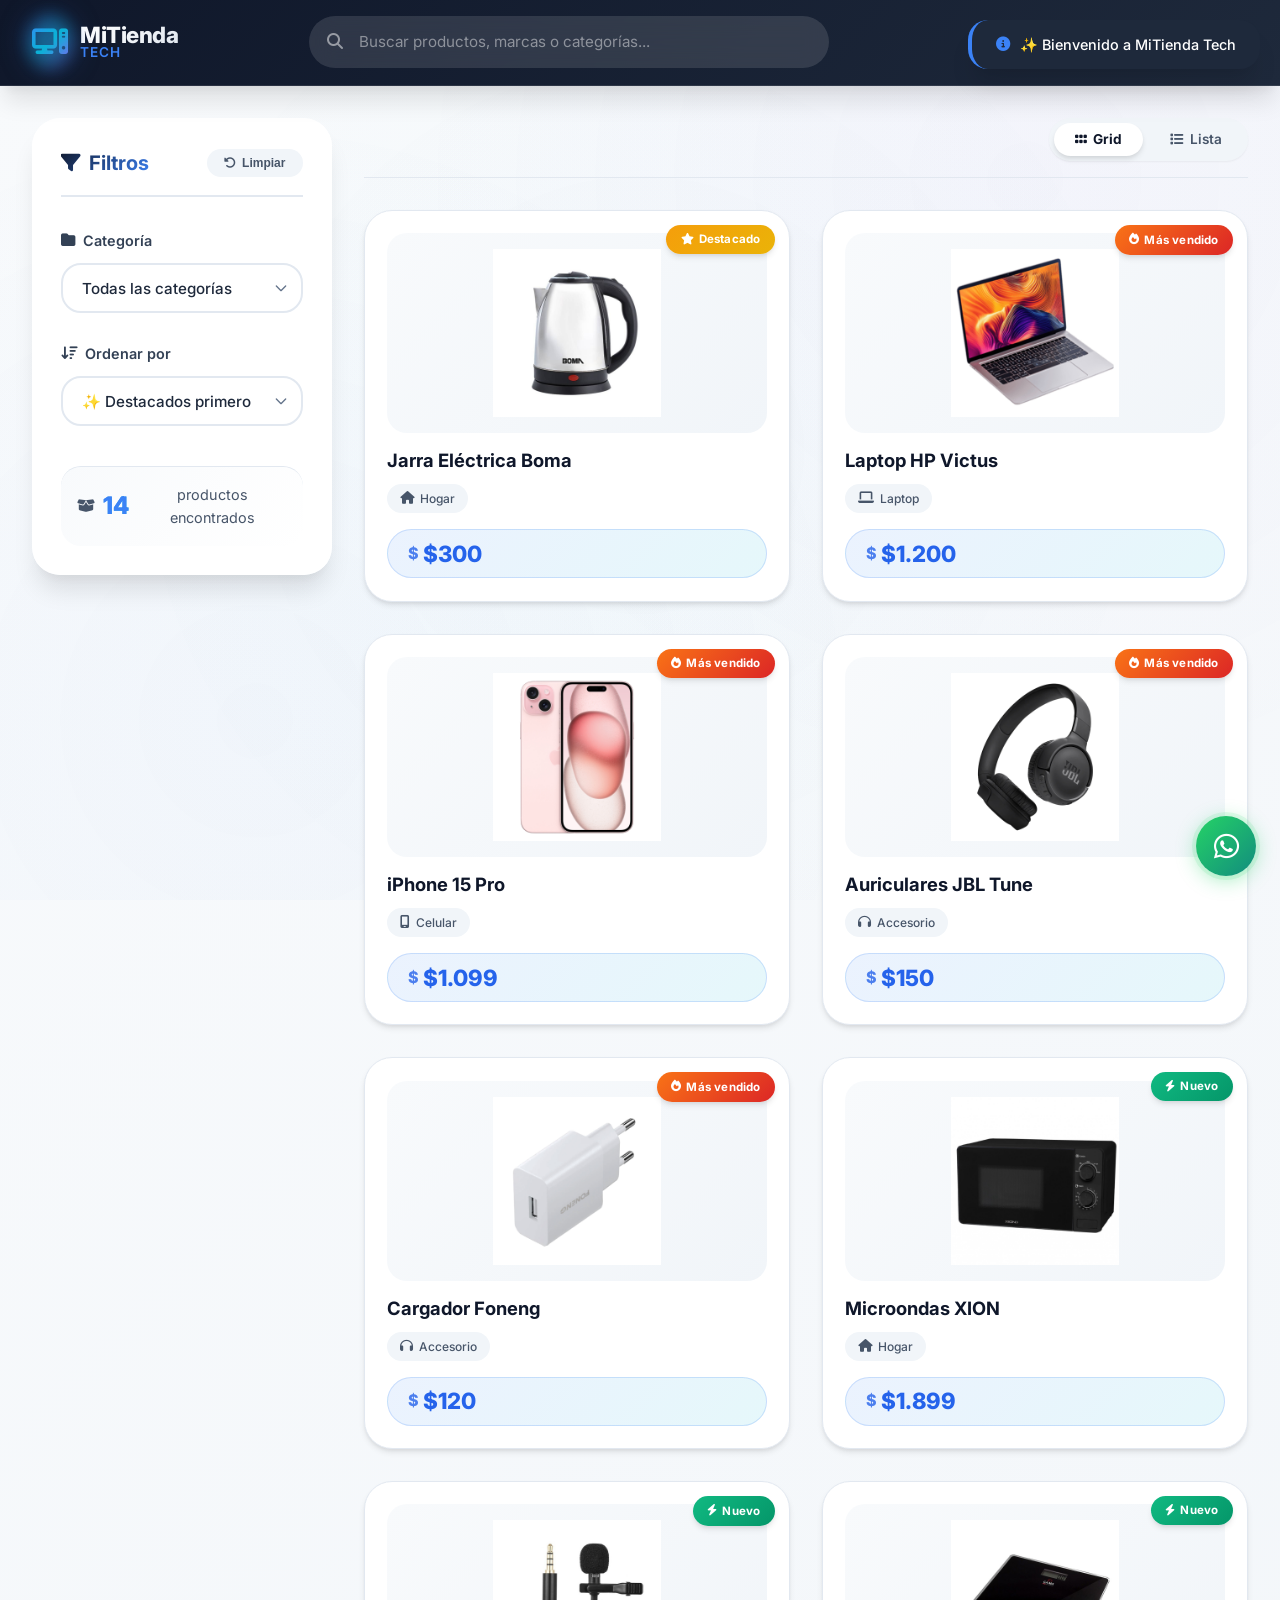
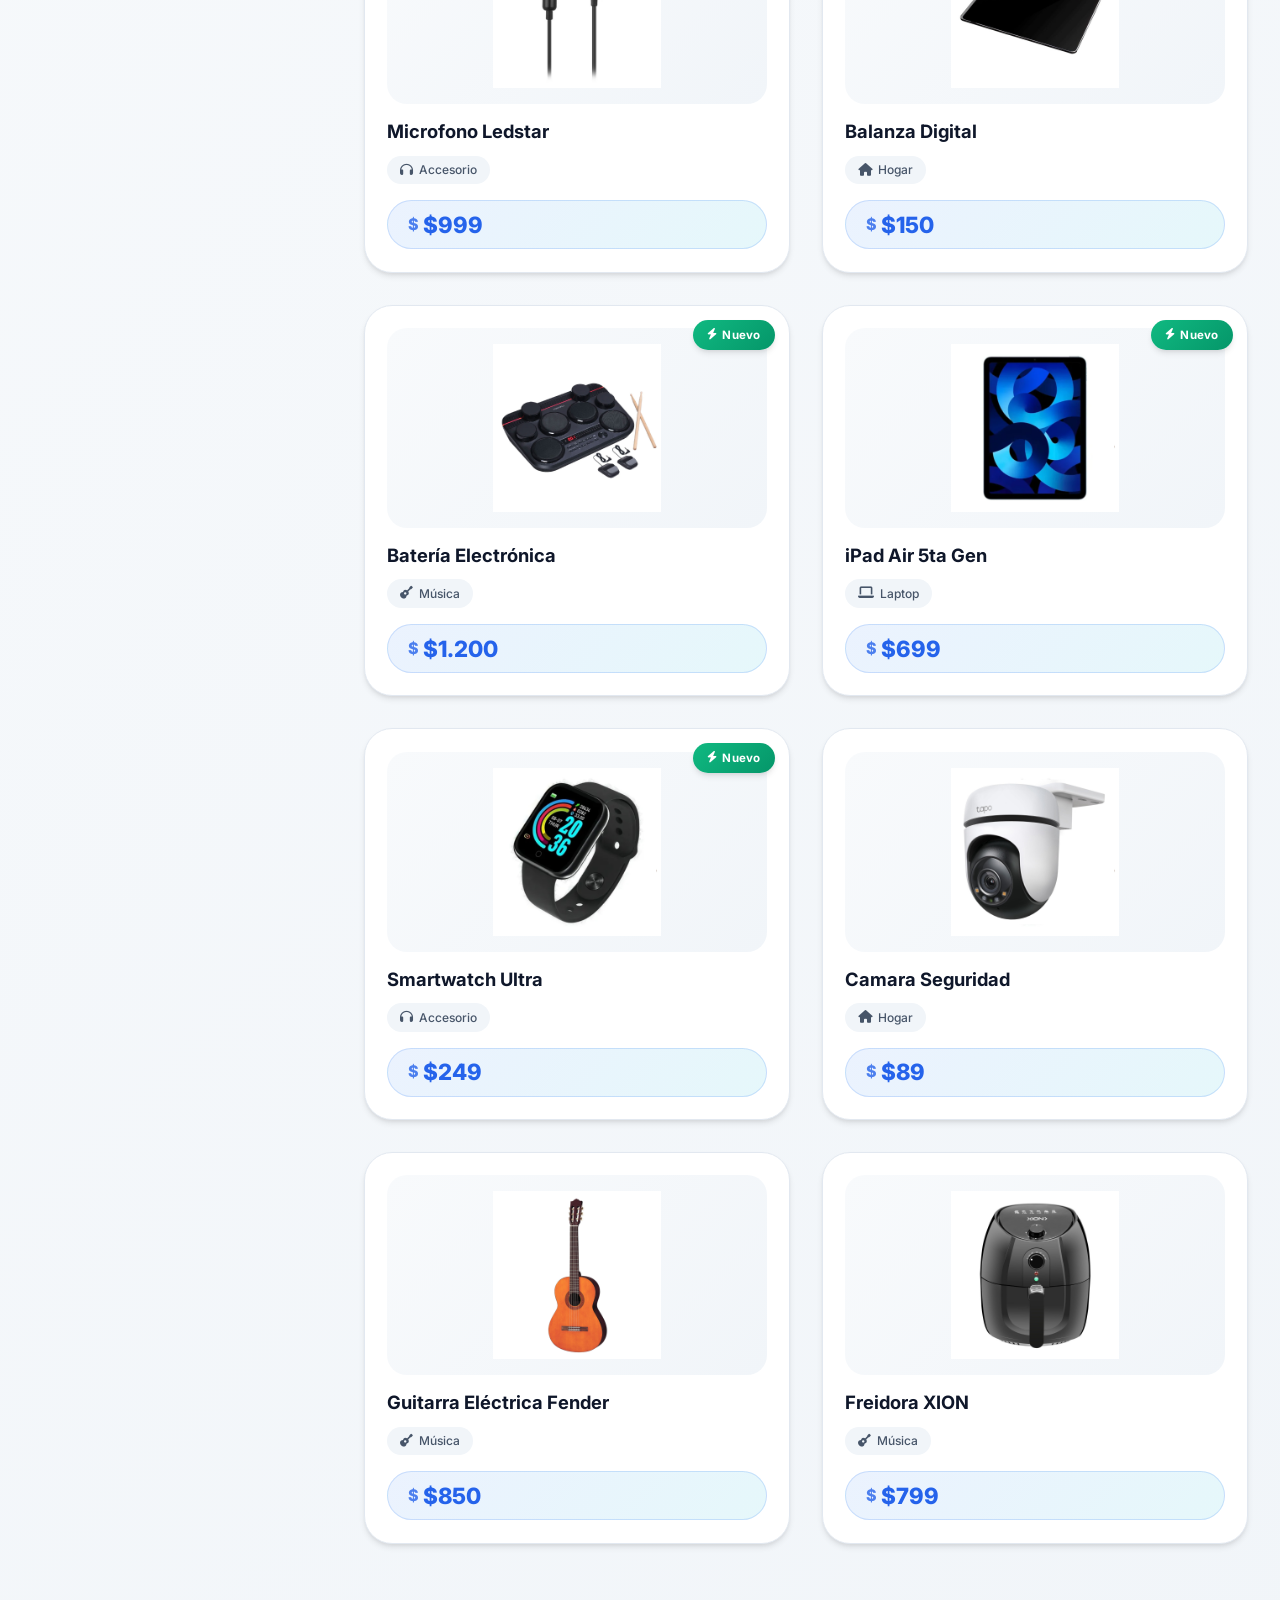
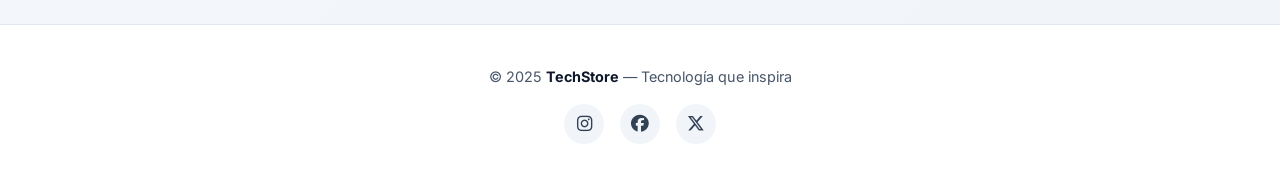
<file: Catalogo/index.html>
<!DOCTYPE html>
<html lang="es">

<head>
    <meta charset="UTF-8">
    <meta name="viewport" content="width=device-width, initial-scale=1.0, viewport-fit=cover">
    <title>Mi Tienda</title>

    <!-- Google Fonts -->
    <link href="https://fonts.googleapis.com/css2?family=Inter:wght@300;400;500;600;700;800&display=swap"
        rel="stylesheet">

    <!-- CSS -->
    <link rel="stylesheet" href="style.css">

    <!-- Font Awesome -->
    <link rel="stylesheet" href="https://cdnjs.cloudflare.com/ajax/libs/font-awesome/6.5.0/css/all.min.css">

    <!-- JS -->
    <script src="script.js" defer></script>
</head>

<body>

    <!-- BOTÓN WHATSAPP FLOTANTE -->
    <a 
        class="whatsapp-float" target="_blank" aria-label="Contactar por WhatsApp">
        <i class="fa-brands fa-whatsapp"></i>
        <span class="whatsapp-tooltip">¡Escríbenos!</span>
    </a>

    <!-- 🔥 HEADER MEJORADO 🔥 -->
    <header class="header">

        <!-- Barra principal -->
        <div class="header-main">
            <div class="logo">
                <span class="logo-icon">
                    <i class="fa-solid fa-computer"></i>
                </span>
                <div class="logo-text-wrapper">
                    <span class="logo-text">MiTienda</span>
                    <span class="logo-subtext">Tech</span>
                </div>
            </div>

            <div class="header-search-wrapper">
                <span class="search-icon"><i class="fa-solid fa-magnifying-glass"></i></span>
                <input type="text" id="search" class="header-search-input" placeholder="Buscar productos, marcas o categorías..." autocomplete="off">
                <button id="clearSearch" class="clear-search" aria-label="Limpiar búsqueda">
                    <i class="fa-solid fa-xmark"></i>
                </button>
                <div class="search-suggestions" id="searchSuggestions">
                    <!-- Se llena dinámicamente -->
                </div>
            </div>

            <div class="header-actions">
                <a href="#" class="header-link" aria-label="Mi cuenta">
                    <i class="fa-regular fa-user"></i>
                    <span class="header-link-text">Cuenta</span>
                </a>
                <a href="#" class="header-link" aria-label="Lista de deseos">
                    <i class="fa-regular fa-heart"></i>
                    <span class="header-link-text">Favoritos</span>
                </a>
                <a href="#" class="header-link header-cart" aria-label="Carrito de compras">
                    <i class="fa-solid fa-bag-shopping"></i>
                    <span class="cart-count">3</span>
                    <span class="header-link-text">Carrito</span>
                </a>
            </div>

            <button class="mobile-menu-toggle" aria-label="Menú" aria-expanded="false">
                <span class="hamburger"></span>
                <span class="hamburger"></span>
                <span class="hamburger"></span>
            </button>
        </div>

        <!-- Navegación principal -->
        <nav class="header-nav" id="headerNav">
            <ul class="nav-list">
                <li><a href="#" class="nav-link active"><i class="fa-solid fa-house"></i>Inicio</a></li>
                <li><a href="#" class="nav-link"><i class="fa-solid fa-laptop"></i>Laptops</a></li>
                <li><a href="#" class="nav-link"><i class="fa-solid fa-mobile-screen"></i>Celulares</a></li>
                <li><a href="#" class="nav-link"><i class="fa-solid fa-headphones"></i>Audio</a></li>
                <li><a href="#" class="nav-link"><i class="fa-solid fa-gamepad"></i>Gaming</a></li>
                <li><a href="#" class="nav-link"><i class="fa-solid fa-tag"></i>Ofertas</a></li>
            </ul>
        </nav>
    </header>

    <div class="container">

        <aside class="sidebar">
            <div class="sidebar-header">
                <h3>
                    <i class="fa-solid fa-filter"></i>
                    Filtros
                </h3>
                <button id="clearFiltersBtn" class="clear-filters">
                    <i class="fa-solid fa-rotate-left"></i>
                    Limpiar
                </button>
            </div>

            <div class="filter-group">
                <label for="categoryFilter">
                    <i class="fa-solid fa-folder"></i>
                    Categoría
                </label>
                <select id="categoryFilter" class="filter-select">
                    <option value="">Todas las categorías</option>
                    <option value="laptop">Laptops</option>
                    <option value="phone">Celulares</option>
                    <option value="accessory">Accesorios</option>
                    <option value="hogar">Hogar</option>
                    <option value="musica">Música</option>
                </select>
            </div>

            <div class="filter-group">
                <label for="sortFilter">
                    <i class="fa-solid fa-arrow-down-wide-short"></i>
                    Ordenar por
                </label>
                <select id="sortFilter" class="filter-select">
                    <option value="default">✨ Destacados primero</option>
                    <option value="price_asc">💰 Precio: menor a mayor</option>
                    <option value="price_desc">💰 Precio: mayor a menor</option>
                    <option value="featured_only">⭐ Solo destacados</option>
                    <option value="best_seller_only">🔥 Más vendidos</option>
                    <option value="new_only">🆕 Nuevos productos</option>
                </select>
            </div>

            <div class="filter-stats">
                <i class="fa-solid fa-box-open"></i>
                <span id="resultsCount">0</span>
                <span class="stats-text">productos encontrados</span>
            </div>
        </aside>

        <!-- PRODUCTOS -->
        <main class="products">
            <div class="topbar">
                <div class="view-toggle">
                    <button class="view-btn active" data-view="grid" aria-label="Vista cuadrícula">
                        <i class="fa-solid fa-grip"></i> Grid
                    </button>
                    <button class="view-btn" data-view="list" aria-label="Vista lista">
                        <i class="fa-solid fa-list"></i> Lista
                    </button>
                </div>
            </div>

            <div class="grid" id="productGrid"></div>

            <div id="emptyState" class="empty-state" style="display: none;">
                <div class="empty-illustration">
                    <i class="fa-solid fa-magnifying-glass-chart"></i>
                </div>
                <h3>No encontramos productos</h3>
                <p>Intenta ajustar los filtros o usar otras palabras clave</p>
                <button class="btn-reset" onclick="clearAllFilters()">
                    <i class="fa-solid fa-rotate-left"></i>
                    Restablecer filtros
                </button>
            </div>
        </main>

    </div>

    <footer class="footer">
        <div class="footer-content">
            <p>© 2025 <strong>TechStore</strong> — Tecnología que inspira</p>
            <div class="footer-social">
                <a href="#" aria-label="Instagram"><i class="fa-brands fa-instagram"></i></a>
                <a href="#" aria-label="Facebook"><i class="fa-brands fa-facebook"></i></a>
                <a href="#" aria-label="Twitter"><i class="fa-brands fa-x-twitter"></i></a>
            </div>
        </div>
    </footer>

    <!-- Efecto de partículas de fondo -->
    <div class="bg-particles" aria-hidden="true"></div>

</body>

</html>
</file>
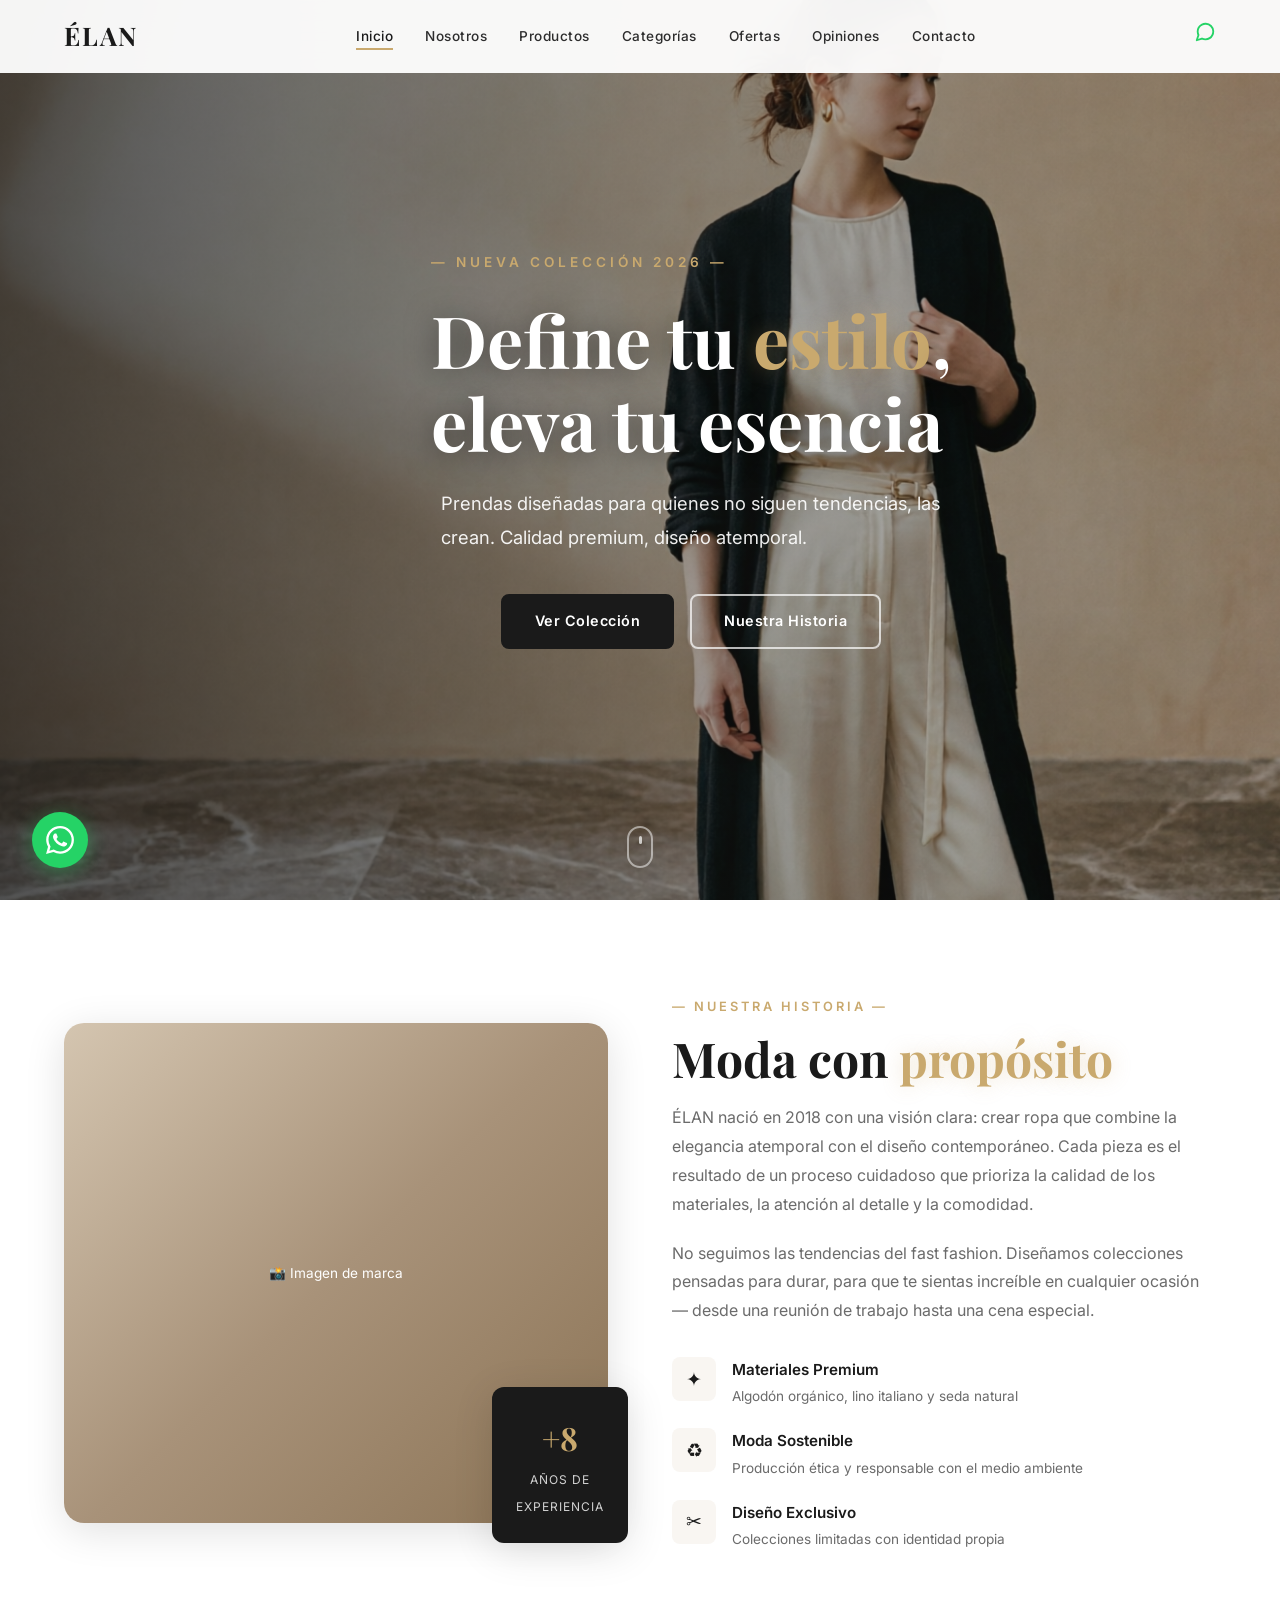
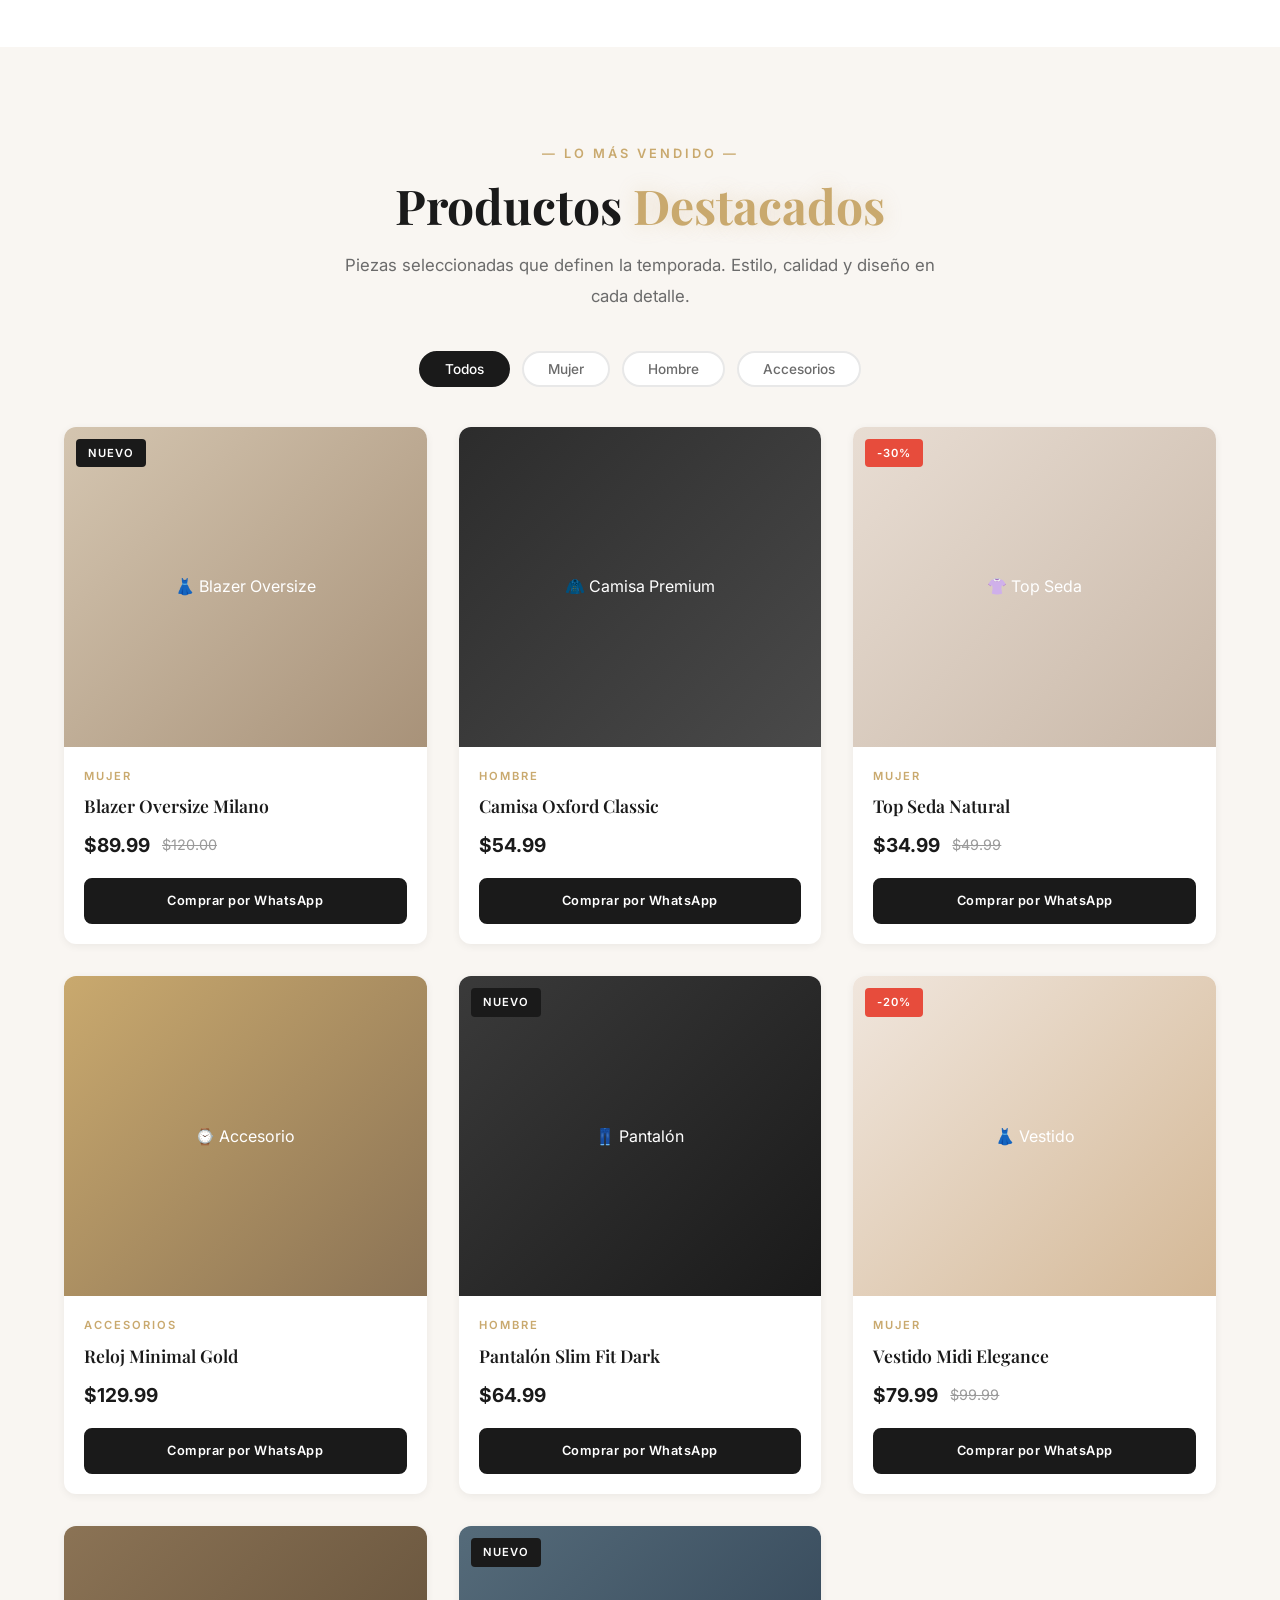
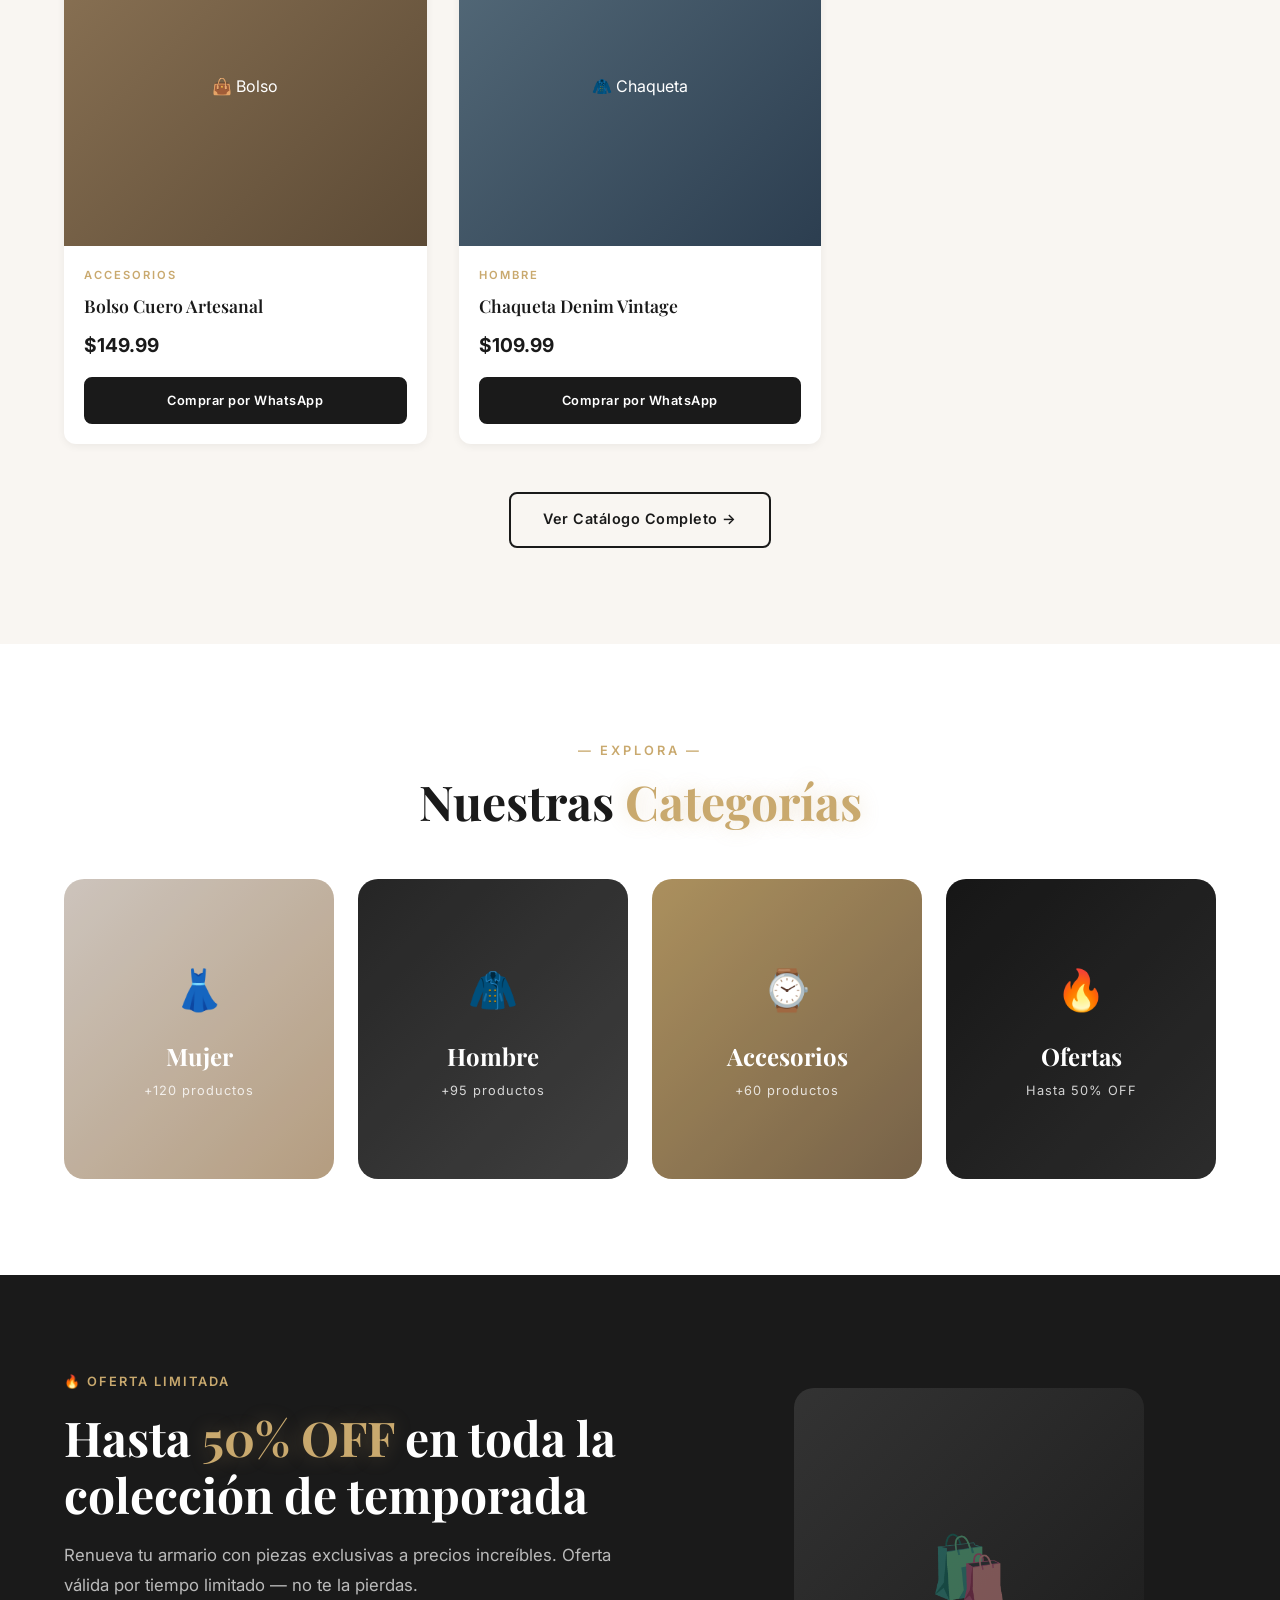
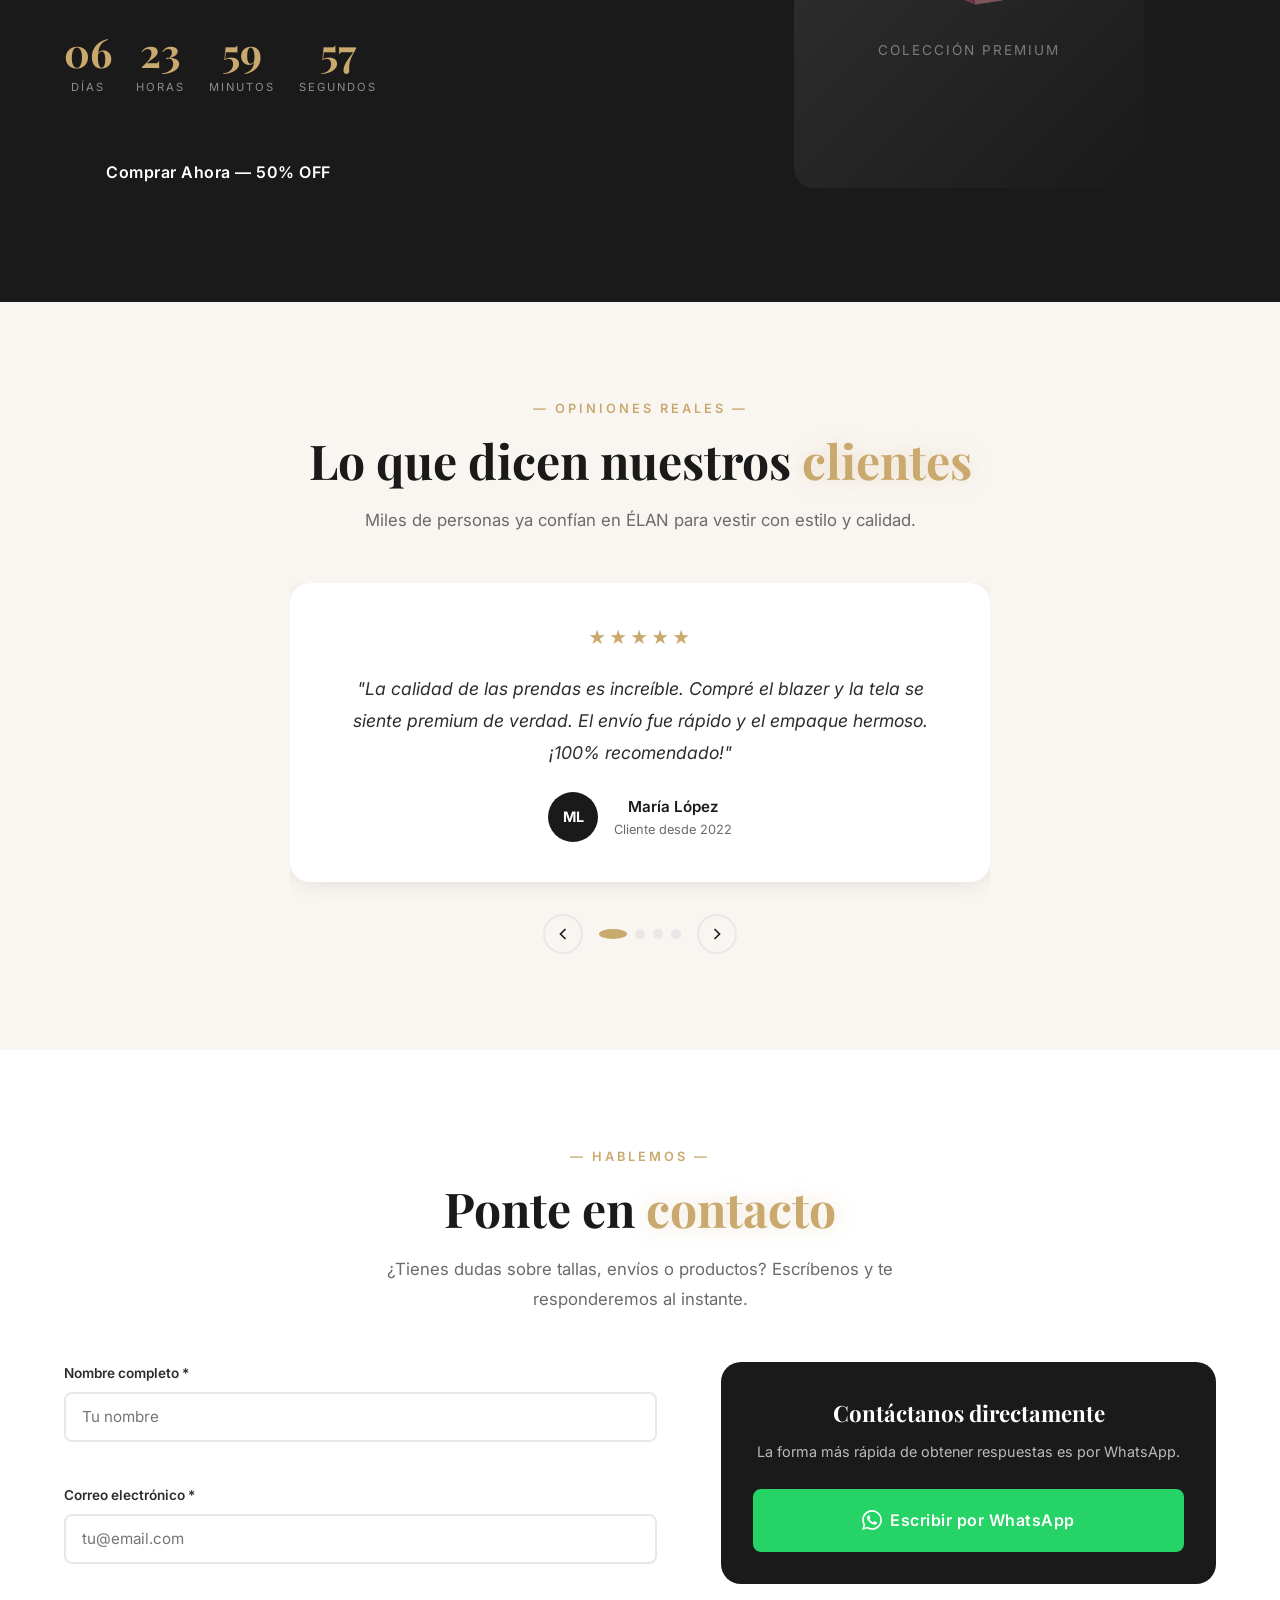
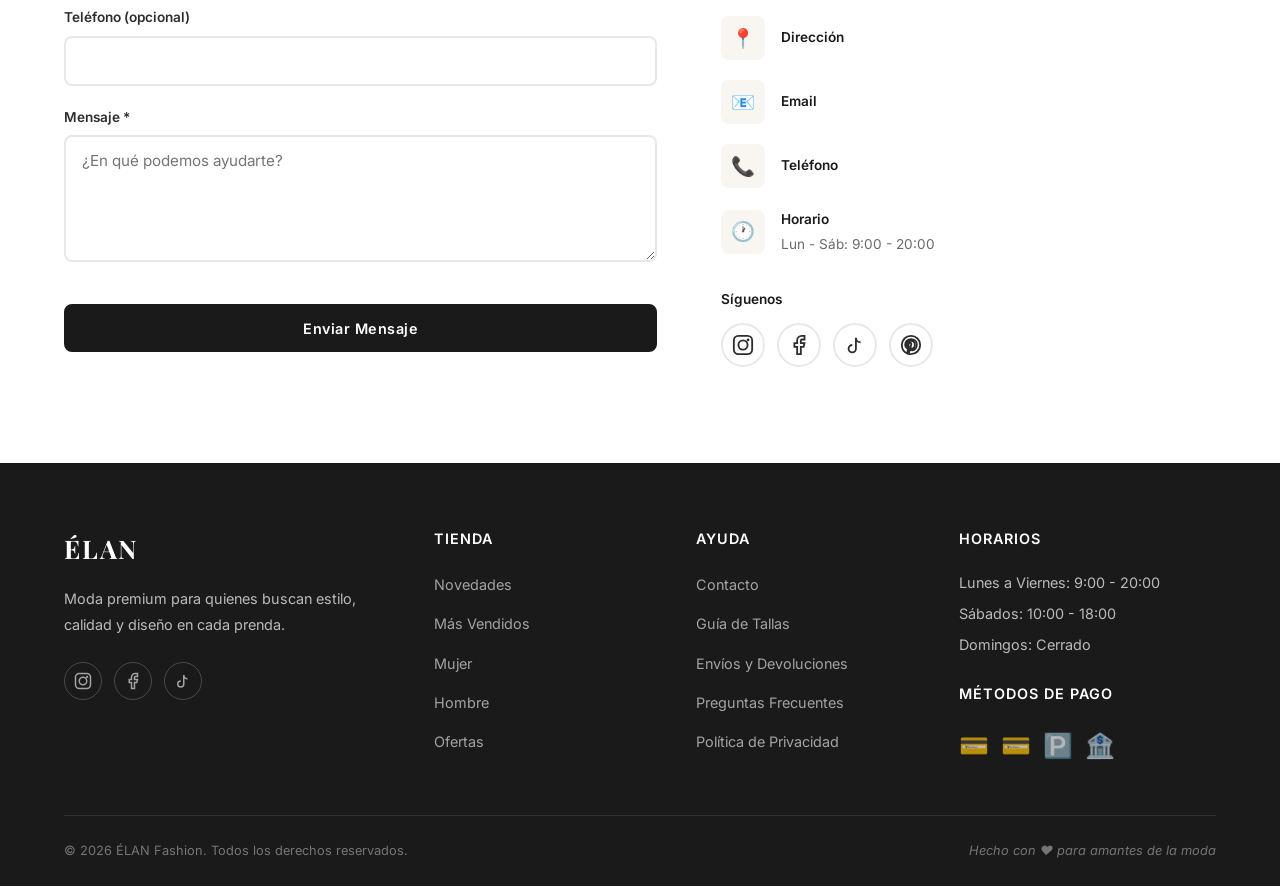
<file: Tienda de ropa/index.html>
<!DOCTYPE html>
<html lang="es">
<head>
  <meta charset="UTF-8">
  <meta name="viewport" content="width=device-width, initial-scale=1.0">
  <meta name="description" content="ÉLAN — Tienda de ropa premium. Moda moderna, elegante y de calidad para hombre y mujer. Envíos a todo el país.">
  <meta name="keywords" content="ropa, moda, tienda online, clothing, fashion, premium, hombre, mujer, accesorios">
  <meta name="author" content="ÉLAN">
  <meta property="og:title" content="ÉLAN — Moda Premium Online">
  <meta property="og:description" content="Descubre nuestra colección exclusiva. Estilo, calidad y diseño en cada prenda.">
  <meta property="og:type" content="website">
  <title>ÉLAN — Moda Premium Online</title>

  <!-- Google Fonts -->
  <link rel="preconnect" href="https://fonts.googleapis.com">
  <link rel="preconnect" href="https://fonts.gstatic.com" crossorigin>
  <link href="https://fonts.googleapis.com/css2?family=Inter:wght@300;400;500;600;700&family=Playfair+Display:ital,wght@0,400;0,600;0,700;1,400&display=swap" rel="stylesheet">

  <!-- CSS -->
  <link rel="stylesheet" href="style.css">

  <!-- Favicon placeholder -->
  <link rel="icon" href="data:image/svg+xml,<svg xmlns='http://www.w3.org/2000/svg' viewBox='0 0 100 100'><text y='.9em' font-size='90'>É</text></svg>">
</head>
<body>

  <!-- ===================== NAVBAR ===================== -->
  <header id="navbar" class="navbar" role="banner">
    <div class="navbar__container">
      <!-- Logo -->
      <a href="#inicio" class="navbar__logo" aria-label="ÉLAN - Inicio">
        <span class="logo__text">ÉLAN</span>
      </a>

      <!-- Menú de navegación -->
      <nav class="navbar__menu" id="nav-menu" aria-label="Navegación principal">
        <ul class="navbar__list">
          <li><a href="#inicio" class="navbar__link active">Inicio</a></li>
          <li><a href="#nosotros" class="navbar__link">Nosotros</a></li>
          <li><a href="#productos" class="navbar__link">Productos</a></li>
          <li><a href="#categorias" class="navbar__link">Categorías</a></li>
          <li><a href="#promociones" class="navbar__link">Ofertas</a></li>
          <li><a href="#testimonios" class="navbar__link">Opiniones</a></li>
          <li><a href="#contacto" class="navbar__link">Contacto</a></li>
        </ul>
      </nav>

      <!-- Iconos derecha -->
      <div class="navbar__actions">
        <a href="#contacto" class="navbar__whatsapp" aria-label="Contactar por WhatsApp">
          <svg width="22" height="22" viewBox="0 0 24 24" fill="none" stroke="currentColor" stroke-width="2" stroke-linecap="round" stroke-linejoin="round">
            <path d="M21 11.5a8.38 8.38 0 0 1-.9 3.8 8.5 8.5 0 0 1-7.6 4.7 8.38 8.38 0 0 1-3.8-.9L3 21l1.9-5.7a8.38 8.38 0 0 1-.9-3.8 8.5 8.5 0 0 1 4.7-7.6 8.38 8.38 0 0 1 3.8-.9h.5a8.48 8.48 0 0 1 8 8v.5z"/>
          </svg>
        </a>
        <button class="navbar__toggle" id="nav-toggle" aria-label="Abrir menú" aria-expanded="false">
          <span class="hamburger"></span>
        </button>
      </div>
    </div>
  </header>

  <!-- ===================== HERO ===================== -->
  <section id="inicio" class="hero" aria-label="Sección principal">
    <div class="hero__overlay"></div>
    <div class="hero__content fade-in">
      <p class="hero__subtitle">— Nueva Colección 2026 —</p>
      <h1 class="hero__title">Define tu <span class="text-accent">estilo</span>,<br>eleva tu esencia</h1>
      <p class="hero__description">Prendas diseñadas para quienes no siguen tendencias, las crean. Calidad premium, diseño atemporal.</p>
      <div class="hero__buttons">
        <a href="#productos" class="btn btn--primary">Ver Colección</a>
        <a href="#nosotros" class="btn btn--outline">Nuestra Historia</a>
      </div>
    </div>
    <!-- Scroll indicator -->
    <a href="#nosotros" class="hero__scroll" aria-label="Desplazar hacia abajo">
      <div class="scroll__mouse">
        <div class="scroll__wheel"></div>
      </div>
    </a>
  </section>

  <!-- ===================== NOSOTROS ===================== -->
  <section id="nosotros" class="about section" aria-label="Sobre nosotros">
    <div class="container">
      <div class="about__grid">
        <div class="about__image fade-in-left">
          <div class="about__image-wrapper">
            <div class="image-placeholder image-placeholder--about" role="img" aria-label="Taller de diseño ÉLAN">
              <span>📸 Imagen de marca</span>
            </div>
          </div>
          <div class="about__badge">
            <span class="badge__number">+8</span>
            <span class="badge__text">años de<br>experiencia</span>
          </div>
        </div>
        <div class="about__content fade-in-right">
          <p class="section__subtitle">— Nuestra Historia —</p>
          <h2 class="section__title">Moda con <span class="text-accent">propósito</span></h2>
          <p class="about__paragraph">
            ÉLAN nació en 2018 con una visión clara: crear ropa que combine la elegancia atemporal con el diseño contemporáneo. Cada pieza es el resultado de un proceso cuidadoso que prioriza la calidad de los materiales, la atención al detalle y la comodidad.
          </p>
          <p class="about__paragraph">
            No seguimos las tendencias del fast fashion. Diseñamos colecciones pensadas para durar, para que te sientas increíble en cualquier ocasión — desde una reunión de trabajo hasta una cena especial.
          </p>
          <div class="about__features">
            <div class="feature">
              <div class="feature__icon">✦</div>
              <div class="feature__text">
                <h4>Materiales Premium</h4>
                <p>Algodón orgánico, lino italiano y seda natural</p>
              </div>
            </div>
            <div class="feature">
              <div class="feature__icon">♻</div>
              <div class="feature__text">
                <h4>Moda Sostenible</h4>
                <p>Producción ética y responsable con el medio ambiente</p>
              </div>
            </div>
            <div class="feature">
              <div class="feature__icon">✂</div>
              <div class="feature__text">
                <h4>Diseño Exclusivo</h4>
                <p>Colecciones limitadas con identidad propia</p>
              </div>
            </div>
          </div>
        </div>
      </div>
    </div>
  </section>

  <!-- ===================== PRODUCTOS DESTACADOS ===================== -->
  <section id="productos" class="products section" aria-label="Productos destacados">
    <div class="container">
      <div class="section__header text-center fade-in">
        <p class="section__subtitle">— Lo Más Vendido —</p>
        <h2 class="section__title">Productos <span class="text-accent">Destacados</span></h2>
        <p class="section__description">Piezas seleccionadas que definen la temporada. Estilo, calidad y diseño en cada detalle.</p>
      </div>

      <!-- Filtros de categorías -->
      <div class="products__filters fade-in">
        <button class="filter-btn active" data-filter="all">Todos</button>
        <button class="filter-btn" data-filter="mujer">Mujer</button>
        <button class="filter-btn" data-filter="hombre">Hombre</button>
        <button class="filter-btn" data-filter="accesorios">Accesorios</button>
      </div>

      <!-- Grid de productos -->
      <div class="products__grid" id="products-grid">

        <!-- Producto 1 -->
        <article class="product-card fade-in" data-category="mujer">
          <div class="product-card__image">
            <div class="image-placeholder image-placeholder--product" style="background: linear-gradient(135deg, #d4c5b0, #a89279);">
              <span>👗 Blazer Oversize</span>
            </div>
            <span class="product-card__badge">Nuevo</span>
            <div class="product-card__overlay">
              <button class="product-card__btn" aria-label="Ver Blazer Oversize">Vista Rápida</button>
            </div>
          </div>
          <div class="product-card__info">
            <p class="product-card__category">Mujer</p>
            <h3 class="product-card__name">Blazer Oversize Milano</h3>
            <div class="product-card__price">
              <span class="price__current">$89.99</span>
              <span class="price__old">$120.00</span>
            </div>
            <a href="https://wa.me/1234567890?text=Hola!%20Me%20interesa%20el%20Blazer%20Oversize%20Milano" target="_blank" rel="noopener" class="btn btn--sm btn--primary">
              Comprar por WhatsApp
            </a>
          </div>
        </article>

        <!-- Producto 2 -->
        <article class="product-card fade-in" data-category="hombre">
          <div class="product-card__image">
            <div class="image-placeholder image-placeholder--product" style="background: linear-gradient(135deg, #2c2c2c, #4a4a4a);">
              <span style="color:#fff">🧥 Camisa Premium</span>
            </div>
            <div class="product-card__overlay">
              <button class="product-card__btn" aria-label="Ver Camisa Oxford">Vista Rápida</button>
            </div>
          </div>
          <div class="product-card__info">
            <p class="product-card__category">Hombre</p>
            <h3 class="product-card__name">Camisa Oxford Classic</h3>
            <div class="product-card__price">
              <span class="price__current">$54.99</span>
            </div>
            <a href="https://wa.me/1234567890?text=Hola!%20Me%20interesa%20la%20Camisa%20Oxford%20Classic" target="_blank" rel="noopener" class="btn btn--sm btn--primary">
              Comprar por WhatsApp
            </a>
          </div>
        </article>

        <!-- Producto 3 -->
        <article class="product-card fade-in" data-category="mujer">
          <div class="product-card__image">
            <div class="image-placeholder image-placeholder--product" style="background: linear-gradient(135deg, #e8ddd3, #c9b8a8);">
              <span>👚 Top Seda</span>
            </div>
            <span class="product-card__badge product-card__badge--sale">-30%</span>
            <div class="product-card__overlay">
              <button class="product-card__btn" aria-label="Ver Top Seda">Vista Rápida</button>
            </div>
          </div>
          <div class="product-card__info">
            <p class="product-card__category">Mujer</p>
            <h3 class="product-card__name">Top Seda Natural</h3>
            <div class="product-card__price">
              <span class="price__current">$34.99</span>
              <span class="price__old">$49.99</span>
            </div>
            <a href="https://wa.me/1234567890?text=Hola!%20Me%20interesa%20el%20Top%20Seda%20Natural" target="_blank" rel="noopener" class="btn btn--sm btn--primary">
              Comprar por WhatsApp
            </a>
          </div>
        </article>

        <!-- Producto 4 -->
        <article class="product-card fade-in" data-category="accesorios">
          <div class="product-card__image">
            <div class="image-placeholder image-placeholder--product" style="background: linear-gradient(135deg, #c9a96e, #8b7355);">
              <span>⌚ Accesorio</span>
            </div>
            <div class="product-card__overlay">
              <button class="product-card__btn" aria-label="Ver Reloj Minimal">Vista Rápida</button>
            </div>
          </div>
          <div class="product-card__info">
            <p class="product-card__category">Accesorios</p>
            <h3 class="product-card__name">Reloj Minimal Gold</h3>
            <div class="product-card__price">
              <span class="price__current">$129.99</span>
            </div>
            <a href="https://wa.me/1234567890?text=Hola!%20Me%20interesa%20el%20Reloj%20Minimal%20Gold" target="_blank" rel="noopener" class="btn btn--sm btn--primary">
              Comprar por WhatsApp
            </a>
          </div>
        </article>

        <!-- Producto 5 -->
        <article class="product-card fade-in" data-category="hombre">
          <div class="product-card__image">
            <div class="image-placeholder image-placeholder--product" style="background: linear-gradient(135deg, #3a3a3a, #1a1a1a);">
              <span style="color:#fff">👖 Pantalón</span>
            </div>
            <span class="product-card__badge">Nuevo</span>
            <div class="product-card__overlay">
              <button class="product-card__btn" aria-label="Ver Pantalón Slim">Vista Rápida</button>
            </div>
          </div>
          <div class="product-card__info">
            <p class="product-card__category">Hombre</p>
            <h3 class="product-card__name">Pantalón Slim Fit Dark</h3>
            <div class="product-card__price">
              <span class="price__current">$64.99</span>
            </div>
            <a href="https://wa.me/1234567890?text=Hola!%20Me%20interesa%20el%20Pantalón%20Slim%20Fit%20Dark" target="_blank" rel="noopener" class="btn btn--sm btn--primary">
              Comprar por WhatsApp
            </a>
          </div>
        </article>

        <!-- Producto 6 -->
        <article class="product-card fade-in" data-category="mujer">
          <div class="product-card__image">
            <div class="image-placeholder image-placeholder--product" style="background: linear-gradient(135deg, #f0e6dd, #d4b896);">
              <span>👗 Vestido</span>
            </div>
            <span class="product-card__badge product-card__badge--sale">-20%</span>
            <div class="product-card__overlay">
              <button class="product-card__btn" aria-label="Ver Vestido Elegante">Vista Rápida</button>
            </div>
          </div>
          <div class="product-card__info">
            <p class="product-card__category">Mujer</p>
            <h3 class="product-card__name">Vestido Midi Elegance</h3>
            <div class="product-card__price">
              <span class="price__current">$79.99</span>
              <span class="price__old">$99.99</span>
            </div>
            <a href="https://wa.me/1234567890?text=Hola!%20Me%20interesa%20el%20Vestido%20Midi%20Elegance" target="_blank" rel="noopener" class="btn btn--sm btn--primary">
              Comprar por WhatsApp
            </a>
          </div>
        </article>

        <!-- Producto 7 -->
        <article class="product-card fade-in" data-category="accesorios">
          <div class="product-card__image">
            <div class="image-placeholder image-placeholder--product" style="background: linear-gradient(135deg, #8b7355, #5c4a35);">
              <span style="color:#fff">👜 Bolso</span>
            </div>
            <div class="product-card__overlay">
              <button class="product-card__btn" aria-label="Ver Bolso Cuero">Vista Rápida</button>
            </div>
          </div>
          <div class="product-card__info">
            <p class="product-card__category">Accesorios</p>
            <h3 class="product-card__name">Bolso Cuero Artesanal</h3>
            <div class="product-card__price">
              <span class="price__current">$149.99</span>
            </div>
            <a href="https://wa.me/1234567890?text=Hola!%20Me%20interesa%20el%20Bolso%20Cuero%20Artesanal" target="_blank" rel="noopener" class="btn btn--sm btn--primary">
              Comprar por WhatsApp
            </a>
          </div>
        </article>

        <!-- Producto 8 -->
        <article class="product-card fade-in" data-category="hombre">
          <div class="product-card__image">
            <div class="image-placeholder image-placeholder--product" style="background: linear-gradient(135deg, #556b7a, #2c3e50);">
              <span style="color:#fff">🧥 Chaqueta</span>
            </div>
            <span class="product-card__badge">Nuevo</span>
            <div class="product-card__overlay">
              <button class="product-card__btn" aria-label="Ver Chaqueta Denim">Vista Rápida</button>
            </div>
          </div>
          <div class="product-card__info">
            <p class="product-card__category">Hombre</p>
            <h3 class="product-card__name">Chaqueta Denim Vintage</h3>
            <div class="product-card__price">
              <span class="price__current">$109.99</span>
            </div>
            <a href="https://wa.me/1234567890?text=Hola!%20Me%20interesa%20la%20Chaqueta%20Denim%20Vintage" target="_blank" rel="noopener" class="btn btn--sm btn--primary">
              Comprar por WhatsApp
            </a>
          </div>
        </article>

      </div>

      <!-- Botón ver más -->
      <div class="text-center fade-in" style="margin-top: 3rem;">
        <a href="https://wa.me/1234567890?text=Hola!%20Quiero%20ver%20el%20catálogo%20completo" target="_blank" rel="noopener" class="btn btn--outline">
          Ver Catálogo Completo →
        </a>
      </div>
    </div>
  </section>

  <!-- ===================== CATEGORÍAS ===================== -->
  <section id="categorias" class="categories section" aria-label="Categorías">
    <div class="container">
      <div class="section__header text-center fade-in">
        <p class="section__subtitle">— Explora —</p>
        <h2 class="section__title">Nuestras <span class="text-accent">Categorías</span></h2>
      </div>

      <div class="categories__grid">
        <!-- Mujer -->
        <a href="#productos" class="category-card fade-in" data-category="mujer">
          <div class="category-card__bg" style="background: linear-gradient(135deg, #f0e6dd, #d4b896);"></div>
          <div class="category-card__content">
            <span class="category-card__icon">👗</span>
            <h3 class="category-card__title">Mujer</h3>
            <p class="category-card__count">+120 productos</p>
          </div>
        </a>

        <!-- Hombre -->
        <a href="#productos" class="category-card fade-in" data-category="hombre">
          <div class="category-card__bg" style="background: linear-gradient(135deg, #2c2c2c, #4a4a4a);"></div>
          <div class="category-card__content">
            <span class="category-card__icon">🧥</span>
            <h3 class="category-card__title">Hombre</h3>
            <p class="category-card__count">+95 productos</p>
          </div>
        </a>

        <!-- Accesorios -->
        <a href="#productos" class="category-card fade-in" data-category="accesorios">
          <div class="category-card__bg" style="background: linear-gradient(135deg, #c9a96e, #8b7355);"></div>
          <div class="category-card__content">
            <span class="category-card__icon">⌚</span>
            <h3 class="category-card__title">Accesorios</h3>
            <p class="category-card__count">+60 productos</p>
          </div>
        </a>

        <!-- Ofertas -->
        <a href="#promociones" class="category-card fade-in">
          <div class="category-card__bg" style="background: linear-gradient(135deg, #1a1a1a, #333);"></div>
          <div class="category-card__content">
            <span class="category-card__icon">🔥</span>
            <h3 class="category-card__title">Ofertas</h3>
            <p class="category-card__count">Hasta 50% OFF</p>
          </div>
        </a>
      </div>
    </div>
  </section>

  <!-- ===================== PROMOCIONES ===================== -->
  <section id="promociones" class="promo section" aria-label="Promociones especiales">
    <div class="promo__container">
      <div class="promo__content fade-in">
        <p class="promo__label">🔥 Oferta Limitada</p>
        <h2 class="promo__title">Hasta <span class="text-accent">50% OFF</span> en toda la colección de temporada</h2>
        <p class="promo__description">Renueva tu armario con piezas exclusivas a precios increíbles. Oferta válida por tiempo limitado — no te la pierdas.</p>
        <div class="promo__countdown" id="countdown">
          <div class="countdown__item">
            <span class="countdown__number" id="days">00</span>
            <span class="countdown__label">Días</span>
          </div>
          <div class="countdown__item">
            <span class="countdown__number" id="hours">00</span>
            <span class="countdown__label">Horas</span>
          </div>
          <div class="countdown__item">
            <span class="countdown__number" id="minutes">00</span>
            <span class="countdown__label">Minutos</span>
          </div>
          <div class="countdown__item">
            <span class="countdown__number" id="seconds">00</span>
            <span class="countdown__label">Segundos</span>
          </div>
        </div>
        <a href="https://wa.me/1234567890?text=Hola!%20Quiero%20aprovechar%20la%20oferta%20del%2050%25%20OFF" target="_blank" rel="noopener" class="btn btn--primary btn--lg">
          Comprar Ahora — 50% OFF
        </a>
      </div>
      <div class="promo__visual fade-in-right">
        <div class="promo__image-placeholder">
          <span style="font-size: 4rem;">🛍️</span>
          <p>Colección Premium</p>
        </div>
      </div>
    </div>
  </section>

  <!-- ===================== TESTIMONIOS ===================== -->
  <section id="testimonios" class="testimonials section" aria-label="Testimonios de clientes">
    <div class="container">
      <div class="section__header text-center fade-in">
        <p class="section__subtitle">— Opiniones Reales —</p>
        <h2 class="section__title">Lo que dicen nuestros <span class="text-accent">clientes</span></h2>
        <p class="section__description">Miles de personas ya confían en ÉLAN para vestir con estilo y calidad.</p>
      </div>

      <div class="testimonials__slider fade-in">
        <div class="testimonials__track" id="testimonials-track">

          <!-- Testimonio 1 -->
          <div class="testimonial-card active">
            <div class="testimonial-card__stars">★★★★★</div>
            <blockquote class="testimonial-card__text">
              "La calidad de las prendas es increíble. Compré el blazer y la tela se siente premium de verdad. El envío fue rápido y el empaque hermoso. ¡100% recomendado!"
            </blockquote>
            <div class="testimonial-card__author">
              <div class="testimonial-card__avatar">ML</div>
              <div class="testimonial-card__info">
                <h4>María López</h4>
                <p>Cliente desde 2022</p>
              </div>
            </div>
          </div>

          <!-- Testimonio 2 -->
          <div class="testimonial-card">
            <div class="testimonial-card__stars">★★★★★</div>
            <blockquote class="testimonial-card__text">
              "Llevo 3 compras y cada vez quedo más satisfecho. La atención por WhatsApp es excelente, te asesoran con las tallas y todo. La ropa queda exactamente como en las fotos."
            </blockquote>
            <div class="testimonial-card__author">
              <div class="testimonial-card__avatar">CR</div>
              <div class="testimonial-card__info">
                <h4>Carlos Ramírez</h4>
                <p>Cliente desde 2021</p>
              </div>
            </div>
          </div>

          <!-- Testimonio 3 -->
          <div class="testimonial-card">
            <div class="testimonial-card__stars">★★★★★</div>
            <blockquote class="testimonial-card__text">
              "El vestido Midi Elegance es mi favorito. Lo usé en una boda y recibí muchos cumplidos. Se nota la diferencia con otras marcas. Definitivamente seguiré comprando aquí."
            </blockquote>
            <div class="testimonial-card__author">
              <div class="testimonial-card__avatar">AG</div>
              <div class="testimonial-card__info">
                <h4>Ana García</h4>
                <p>Cliente desde 2023</p>
              </div>
            </div>
          </div>

          <!-- Testimonio 4 -->
          <div class="testimonial-card">
            <div class="testimonial-card__stars">★★★★★</div>
            <blockquote class="testimonial-card__text">
              "Compré la chaqueta denim para mi esposo y le encantó. El corte es perfecto y la calidad del material es superior. Excelente relación precio-calidad."
            </blockquote>
            <div class="testimonial-card__author">
              <div class="testimonial-card__avatar">PS</div>
              <div class="testimonial-card__info">
                <h4>Patricia Sánchez</h4>
                <p>Cliente desde 2024</p>
              </div>
            </div>
          </div>

        </div>

        <!-- Controles del slider -->
        <div class="testimonials__controls">
          <button class="testimonials__btn" id="prev-testimonial" aria-label="Testimonio anterior">
            <svg width="20" height="20" viewBox="0 0 24 24" fill="none" stroke="currentColor" stroke-width="2"><polyline points="15 18 9 12 15 6"/></svg>
          </button>
          <div class="testimonials__dots" id="testimonials-dots"></div>
          <button class="testimonials__btn" id="next-testimonial" aria-label="Testimonio siguiente">
            <svg width="20" height="20" viewBox="0 0 24 24" fill="none" stroke="currentColor" stroke-width="2"><polyline points="9 18 15 12 9 6"/></svg>
          </button>
        </div>
      </div>
    </div>
  </section>

  <!-- ===================== CONTACTO ===================== -->
  <section id="contacto" class="contact section" aria-label="Contacto">
    <div class="container">
      <div class="section__header text-center fade-in">
        <p class="section__subtitle">— Hablemos —</p>
        <h2 class="section__title">Ponte en <span class="text-accent">contacto</span></h2>
        <p class="section__description">¿Tienes dudas sobre tallas, envíos o productos? Escríbenos y te responderemos al instante.</p>
      </div>

      <div class="contact__grid">
        <!-- Formulario -->
        <div class="contact__form-wrapper fade-in-left">
          <form class="contact__form" id="contact-form" novalidate>
            <div class="form-group">
              <label for="name" class="form-label">Nombre completo *</label>
              <input type="text" id="name" name="name" class="form-input" placeholder="Tu nombre" required minlength="2">
              <span class="form-error" id="name-error"></span>
            </div>

            <div class="form-group">
              <label for="email" class="form-label">Correo electrónico *</label>
              <input type="email" id="email" name="email" class="form-input" placeholder="tu@email.com" required>
              <span class="form-error" id="email-error"></span>
            </div>

            <div class="form-group">
              <label for="phone" class="form-label">Teléfono (opcional)</label>
              <input type="tel" id="phone" name="phone" class="form-input" placeholder="">
            </div>

            <div class="form-group">
              <label for="message" class="form-label">Mensaje *</label>
              <textarea id="message" name="message" class="form-input form-textarea" placeholder="¿En qué podemos ayudarte?" required minlength="10" rows="5"></textarea>
              <span class="form-error" id="message-error"></span>
            </div>

            <button type="submit" class="btn btn--primary btn--full">
              Enviar Mensaje
            </button>
            <p class="form-success" id="form-success" style="display:none;">✅ ¡Mensaje enviado correctamente! Te responderemos pronto.</p>
          </form>
        </div>

        <!-- Info de contacto -->
        <div class="contact__info fade-in-right">
          <div class="contact__info-card">
            <h3>Contáctanos directamente</h3>
            <p>La forma más rápida de obtener respuestas es por WhatsApp.</p>
            <a href="https://wa.me/1234567890?text=Hola!%20Tengo%20una%20consulta%20sobre%20sus%20productos" target="_blank" rel="noopener" class="btn btn--whatsapp btn--full">
              <svg width="20" height="20" viewBox="0 0 24 24" fill="currentColor">
                <path d="M17.472 14.382c-.297-.149-1.758-.867-2.03-.967-.273-.099-.471-.148-.67.15-.197.297-.767.966-.94 1.164-.173.199-.347.223-.644.075-.297-.15-1.255-.463-2.39-1.475-.883-.788-1.48-1.761-1.653-2.059-.173-.297-.018-.458.13-.606.134-.133.298-.347.446-.52.149-.174.198-.298.298-.497.099-.198.05-.371-.025-.52-.075-.149-.669-1.612-.916-2.207-.242-.579-.487-.5-.669-.51-.173-.008-.371-.01-.57-.01-.198 0-.52.074-.792.372-.272.297-1.04 1.016-1.04 2.479 0 1.462 1.065 2.875 1.213 3.074.149.198 2.096 3.2 5.077 4.487.709.306 1.262.489 1.694.625.712.227 1.36.195 1.871.118.571-.085 1.758-.719 2.006-1.413.248-.694.248-1.289.173-1.413-.074-.124-.272-.198-.57-.347m-5.421 7.403h-.004a9.87 9.87 0 01-5.031-1.378l-.361-.214-3.741.982.998-3.648-.235-.374a9.86 9.86 0 01-1.51-5.26c.001-5.45 4.436-9.884 9.888-9.884 2.64 0 5.122 1.03 6.988 2.898a9.825 9.825 0 012.893 6.994c-.003 5.45-4.437 9.884-9.885 9.884m8.413-18.297A11.815 11.815 0 0012.05 0C5.495 0 .16 5.335.157 11.892c0 2.096.547 4.142 1.588 5.945L.057 24l6.305-1.654a11.882 11.882 0 005.683 1.448h.005c6.554 0 11.89-5.335 11.893-11.893a11.821 11.821 0 00-3.48-8.413z"/>
              </svg>
              Escribir por WhatsApp
            </a>
          </div>

          <div class="contact__details">
            <div class="contact__detail">
              <div class="contact__detail-icon">📍</div>
              <div>
                <h4>Dirección</h4>
                <p></p>
              </div>
            </div>
            <div class="contact__detail">
              <div class="contact__detail-icon">📧</div>
              <div>
                <h4>Email</h4>
                <p></p>
              </div>
            </div>
            <div class="contact__detail">
              <div class="contact__detail-icon">📞</div>
              <div>
                <h4>Teléfono</h4>
                <p></p>
              </div>
            </div>
            <div class="contact__detail">
              <div class="contact__detail-icon">🕐</div>
              <div>
                <h4>Horario</h4>
                <p>Lun - Sáb: 9:00 - 20:00</p>
              </div>
            </div>
          </div>

          <!-- Redes sociales -->
          <div class="contact__social">
            <h4>Síguenos</h4>
            <div class="social-links">
              <a href="#" class="social-link" aria-label="Instagram" target="_blank" rel="noopener">
                <svg width="22" height="22" viewBox="0 0 24 24" fill="none" stroke="currentColor" stroke-width="2"><rect x="2" y="2" width="20" height="20" rx="5"/><circle cx="12" cy="12" r="5"/><circle cx="17.5" cy="6.5" r="1.5" fill="currentColor" stroke="none"/></svg>
              </a>
              <a href="#" class="social-link" aria-label="Facebook" target="_blank" rel="noopener">
                <svg width="22" height="22" viewBox="0 0 24 24" fill="none" stroke="currentColor" stroke-width="2"><path d="M18 2h-3a5 5 0 00-5 5v3H7v4h3v8h4v-8h3l1-4h-4V7a1 1 0 011-1h3z"/></svg>
              </a>
              <a href="#" class="social-link" aria-label="TikTok" target="_blank" rel="noopener">
                <svg width="22" height="22" viewBox="0 0 24 24" fill="none" stroke="currentColor" stroke-width="2"><path d="M9 12a4 4 0 104 4V4a5 5 0 005 5"/></svg>
              </a>
              <a href="#" class="social-link" aria-label="Pinterest" target="_blank" rel="noopener">
                <svg width="22" height="22" viewBox="0 0 24 24" fill="none" stroke="currentColor" stroke-width="2"><path d="M12 2C6.477 2 2 6.477 2 12c0 4.236 2.636 7.855 6.356 9.312-.088-.791-.167-2.005.035-2.868.182-.78 1.172-4.97 1.172-4.97s-.299-.598-.299-1.482c0-1.388.806-2.425 1.808-2.425.853 0 1.265.64 1.265 1.408 0 .858-.546 2.14-.828 3.33-.236.995.5 1.807 1.48 1.807 1.778 0 3.144-1.874 3.144-4.58 0-2.393-1.72-4.068-4.177-4.068-2.845 0-4.515 2.135-4.515 4.34 0 .859.331 1.781.745 2.282a.3.3 0 01.069.288l-.278 1.133c-.044.183-.145.222-.335.134-1.249-.581-2.03-2.407-2.03-3.874 0-3.154 2.292-6.052 6.608-6.052 3.469 0 6.165 2.473 6.165 5.776 0 3.447-2.173 6.22-5.19 6.22-1.013 0-1.965-.527-2.291-1.148l-.623 2.378c-.226.869-.835 1.958-1.244 2.621.937.29 1.931.446 2.962.446 5.523 0 10-4.477 10-10S17.523 2 12 2z"/></svg>
              </a>
            </div>
          </div>
        </div>
      </div>
    </div>
  </section>

  <!-- ===================== FOOTER ===================== -->
  <footer class="footer" role="contentinfo">
    <div class="container">
      <div class="footer__grid">
        <!-- Columna 1: Marca -->
        <div class="footer__brand">
          <a href="#inicio" class="footer__logo">ÉLAN</a>
          <p class="footer__tagline">Moda premium para quienes buscan estilo, calidad y diseño en cada prenda.</p>
          <div class="footer__social">
            <a href="#" aria-label="Instagram">
              <svg width="18" height="18" viewBox="0 0 24 24" fill="none" stroke="currentColor" stroke-width="2"><rect x="2" y="2" width="20" height="20" rx="5"/><circle cx="12" cy="12" r="5"/><circle cx="17.5" cy="6.5" r="1.5" fill="currentColor" stroke="none"/></svg>
            </a>
            <a href="#" aria-label="Facebook">
              <svg width="18" height="18" viewBox="0 0 24 24" fill="none" stroke="currentColor" stroke-width="2"><path d="M18 2h-3a5 5 0 00-5 5v3H7v4h3v8h4v-8h3l1-4h-4V7a1 1 0 011-1h3z"/></svg>
            </a>
            <a href="#" aria-label="TikTok">
              <svg width="18" height="18" viewBox="0 0 24 24" fill="none" stroke="currentColor" stroke-width="2"><path d="M9 12a4 4 0 104 4V4a5 5 0 005 5"/></svg>
            </a>
          </div>
        </div>

        <!-- Columna 2: Links rápidos -->
        <div class="footer__links">
          <h4>Tienda</h4>
          <ul>
            <li><a href="#productos">Novedades</a></li>
            <li><a href="#productos">Más Vendidos</a></li>
            <li><a href="#categorias">Mujer</a></li>
            <li><a href="#categorias">Hombre</a></li>
            <li><a href="#promociones">Ofertas</a></li>
          </ul>
        </div>

        <!-- Columna 3: Ayuda -->
        <div class="footer__links">
          <h4>Ayuda</h4>
          <ul>
            <li><a href="#contacto">Contacto</a></li>
            <li><a href="#">Guía de Tallas</a></li>
            <li><a href="#">Envíos y Devoluciones</a></li>
            <li><a href="#">Preguntas Frecuentes</a></li>
            <li><a href="#">Política de Privacidad</a></li>
          </ul>
        </div>

        <!-- Columna 4: Horarios y pagos -->
        <div class="footer__info">
          <h4>Horarios</h4>
          <p>Lunes a Viernes: 9:00 - 20:00</p>
          <p>Sábados: 10:00 - 18:00</p>
          <p>Domingos: Cerrado</p>

          <h4 style="margin-top: 1.5rem;">Métodos de Pago</h4>
          <div class="footer__payments">
            <span class="payment-icon" title="Visa">💳</span>
            <span class="payment-icon" title="Mastercard">💳</span>
            <span class="payment-icon" title="PayPal">🅿️</span>
            <span class="payment-icon" title="Transferencia">🏦</span>
          </div>
        </div>
      </div>

      <!-- Copyright -->
      <div class="footer__bottom">
        <p>© 2026 ÉLAN Fashion. Todos los derechos reservados.</p>
        <p class="footer__made">Hecho con ❤️ para amantes de la moda</p>
      </div>
    </div>
  </footer>

  <!-- ===================== BOTÓN VOLVER ARRIBA ===================== -->
  <button class="back-to-top" id="back-to-top" aria-label="Volver arriba">
    <svg width="20" height="20" viewBox="0 0 24 24" fill="none" stroke="currentColor" stroke-width="2.5" stroke-linecap="round" stroke-linejoin="round">
      <polyline points="18 15 12 9 6 15"/>
    </svg>
  </button>

  <!-- WhatsApp Flotante -->
  <a href="https://wa.me/1234567890?text=Hola!%20Tengo%20una%20consulta" target="_blank" rel="noopener" class="whatsapp-float" aria-label="Chatea con nosotros por WhatsApp">
    <svg width="28" height="28" viewBox="0 0 24 24" fill="currentColor">
      <path d="M17.472 14.382c-.297-.149-1.758-.867-2.03-.967-.273-.099-.471-.148-.67.15-.197.297-.767.966-.94 1.164-.173.199-.347.223-.644.075-.297-.15-1.255-.463-2.39-1.475-.883-.788-1.48-1.761-1.653-2.059-.173-.297-.018-.458.13-.606.134-.133.298-.347.446-.52.149-.174.198-.298.298-.497.099-.198.05-.371-.025-.52-.075-.149-.669-1.612-.916-2.207-.242-.579-.487-.5-.669-.51-.173-.008-.371-.01-.57-.01-.198 0-.52.074-.792.372-.272.297-1.04 1.016-1.04 2.479 0 1.462 1.065 2.875 1.213 3.074.149.198 2.096 3.2 5.077 4.487.709.306 1.262.489 1.694.625.712.227 1.36.195 1.871.118.571-.085 1.758-.719 2.006-1.413.248-.694.248-1.289.173-1.413-.074-.124-.272-.198-.57-.347m-5.421 7.403h-.004a9.87 9.87 0 01-5.031-1.378l-.361-.214-3.741.982.998-3.648-.235-.374a9.86 9.86 0 01-1.51-5.26c.001-5.45 4.436-9.884 9.888-9.884 2.64 0 5.122 1.03 6.988 2.898a9.825 9.825 0 012.893 6.994c-.003 5.45-4.437 9.884-9.885 9.884m8.413-18.297A11.815 11.815 0 0012.05 0C5.495 0 .16 5.335.157 11.892c0 2.096.547 4.142 1.588 5.945L.057 24l6.305-1.654a11.882 11.882 0 005.683 1.448h.005c6.554 0 11.89-5.335 11.893-11.893a11.821 11.821 0 00-3.48-8.413z"/>
    </svg>
  </a>

  <!-- JS -->
  <script src="script.js"></script>
</body>
</html>
</file>
<file: Catalogo/style.css>
/* ===== VARIABLES CSS ===== */
:root {
    --primary: #3b82f6;
    --primary-dark: #2563eb;
    --secondary: #06b6d4;
    --accent: #8b5cf6;
    --success: #10b981;
    --warning: #f59e0b;
    --danger: #ef4444;
    
    --dark-900: #0f172a;
    --dark-800: #1e293b;
    --dark-700: #334155;
    --dark-600: #475569;
    
    --light-50: #f8fafc;
    --light-100: #f1f5f9;
    --light-200: #e2e8f0;
    --light-300: #cbd5e1;
    
    --white: #ffffff;
    --shadow-sm: 0 1px 2px rgba(0,0,0,0.05);
    --shadow-md: 0 4px 6px -1px rgba(0,0,0,0.1), 0 2px 4px -1px rgba(0,0,0,0.06);
    --shadow-lg: 0 10px 15px -3px rgba(0,0,0,0.1), 0 4px 6px -2px rgba(0,0,0,0.05);
    --shadow-xl: 0 20px 25px -5px rgba(0,0,0,0.1), 0 10px 10px -5px rgba(0,0,0,0.04);
    --shadow-2xl: 0 25px 50px -12px rgba(0,0,0,0.25);
    
    --radius-sm: 12px;
    --radius-md: 20px;
    --radius-lg: 28px;
    --radius-xl: 32px;
    --radius-full: 9999px;
    
    --transition-fast: 150ms ease;
    --transition-normal: 300ms cubic-bezier(0.4, 0, 0.2, 1);
    --transition-slow: 500ms cubic-bezier(0.4, 0, 0.2, 1);
}

/* ===== RESET & BASE ===== */
*, *::before, *::after {
    margin: 0;
    padding: 0;
    box-sizing: border-box;
}

html {
    scroll-behavior: smooth;
}

body {
    font-family: 'Inter', system-ui, -apple-system, sans-serif;
    background: linear-gradient(135deg, var(--light-50) 0%, var(--light-100) 100%);
    color: var(--dark-800);
    min-height: 100vh;
    line-height: 1.6;
    -webkit-font-smoothing: antialiased;
    -moz-osx-font-smoothing: grayscale;
}

/* ===== PARTICULAS DE FONDO ===== */
.bg-particles {
    position: fixed;
    top: 0;
    left: 0;
    width: 100%;
    height: 100%;
    pointer-events: none;
    z-index: 0;
    background-image: 
        radial-gradient(circle at 20% 80%, rgba(59, 130, 246, 0.03) 0%, transparent 50%),
        radial-gradient(circle at 80% 20%, rgba(139, 92, 246, 0.03) 0%, transparent 50%),
        radial-gradient(circle at 50% 50%, rgba(6, 182, 212, 0.02) 0%, transparent 70%);
}

/* ===== 🔥 HEADER PREMIUM MEJORADO 🔥 ===== */
.header {
    background: linear-gradient(135deg, var(--dark-900) 0%, var(--dark-800) 100%);
    color: var(--white);
    position: sticky;
    top: 0;
    z-index: 1000;
    box-shadow: var(--shadow-xl);
    backdrop-filter: blur(20px);
    border-bottom: 1px solid rgba(255,255,255,0.1);
}

/* Barra superior con promo y acciones */
.header-top {
    display: flex;
    justify-content: space-between;
    align-items: center;
    padding: 0.5rem 2rem;
    background: rgba(0, 0, 0, 0.2);
    font-size: 0.8rem;
    border-bottom: 1px solid rgba(255,255,255,0.05);
}

.header-promo {
    display: flex;
    align-items: center;
    gap: 0.5rem;
    color: var(--light-200);
    font-weight: 500;
}

.header-promo i {
    color: var(--success);
    animation: truckMove 2s ease-in-out infinite;
}

@keyframes truckMove {
    0%, 100% { transform: translateX(0); }
    50% { transform: translateX(3px); }
}

.header-actions {
    display: flex;
    align-items: center;
    gap: 0.3rem;
}

.header-link {
    display: flex;
    align-items: center;
    gap: 0.4rem;
    padding: 0.4rem 0.8rem;
    border-radius: var(--radius-full);
    color: var(--light-200);
    text-decoration: none;
    font-size: 0.8rem;
    font-weight: 500;
    transition: all var(--transition-fast);
    position: relative;
}

.header-link:hover {
    color: var(--white);
    background: rgba(255,255,255,0.1);
}

.header-link i {
    font-size: 0.9rem;
    transition: transform var(--transition-fast);
}

.header-link:hover i {
    transform: scale(1.1);
}

.header-link-text {
    display: none;
}

@media (min-width: 768px) {
    .header-link-text {
        display: inline;
    }
}

.header-cart {
    position: relative;
}

.cart-count {
    position: absolute;
    top: -4px;
    right: -4px;
    background: var(--danger);
    color: white;
    font-size: 0.65rem;
    font-weight: 700;
    min-width: 18px;
    height: 18px;
    border-radius: 50%;
    display: flex;
    align-items: center;
    justify-content: center;
    border: 2px solid var(--dark-800);
    animation: pulseCart 2s ease-in-out infinite;
}

@keyframes pulseCart {
    0%, 100% { box-shadow: 0 0 0 0 rgba(239, 68, 68, 0.4); }
    50% { box-shadow: 0 0 0 6px rgba(239, 68, 68, 0); }
}

/* Barra principal del header */
.header-main {
    display: flex;
    justify-content: space-between;
    align-items: center;
    padding: 1rem 2rem;
    gap: 1.5rem;
}

/* Logo mejorado */
.logo {
    display: flex;
    align-items: center;
    gap: 0.75rem;
    text-decoration: none;
    flex-shrink: 0;
}

.logo-icon {
    font-size: 1.8rem;
    background: linear-gradient(135deg, var(--primary), var(--secondary), var(--accent));
    -webkit-background-clip: text;
    background-clip: text;
    color: transparent;
    filter: drop-shadow(0 0 12px rgba(59, 130, 246, 0.5));
    animation: pulse 3s ease-in-out infinite;
    position: relative;
}

.logo-icon::after {
    content: '';
    position: absolute;
    inset: -4px;
    background: linear-gradient(135deg, var(--primary), var(--secondary), var(--accent));
    border-radius: 50%;
    filter: blur(8px);
    opacity: 0.4;
    z-index: -1;
    animation: glowPulse 3s ease-in-out infinite;
}

@keyframes glowPulse {
    0%, 100% { opacity: 0.4; transform: scale(1); }
    50% { opacity: 0.7; transform: scale(1.1); }
}

@keyframes pulse {
    0%, 100% { opacity: 1; transform: scale(1) rotate(0deg); }
    50% { opacity: 0.9; transform: scale(1.05) rotate(2deg); }
}

.logo-text-wrapper {
    display: flex;
    flex-direction: column;
    line-height: 1;
}

.logo-text {
    font-size: 1.4rem;
    font-weight: 800;
    letter-spacing: -0.5px;
    background: linear-gradient(135deg, var(--white), var(--light-200));
    -webkit-background-clip: text;
    background-clip: text;
    color: transparent;
}

.logo-subtext {
    font-size: 0.85rem;
    font-weight: 600;
    color: var(--primary);
    letter-spacing: 1px;
    text-transform: uppercase;
}

/* Search mejorado */
.header-search-wrapper {
    position: relative;
    flex: 1;
    max-width: 520px;
    min-width: 200px;
}

.header-search-wrapper .search-icon {
    position: absolute;
    left: 18px;
    top: 50%;
    transform: translateY(-50%);
    font-size: 1rem;
    color: rgba(255,255,255,0.5);
    pointer-events: none;
    transition: color var(--transition-fast);
    z-index: 2;
}

.header-search-input {
    width: 100%;
    padding: 0.9rem 2.8rem 0.9rem 3rem;
    border-radius: var(--radius-full);
    border: 2px solid transparent;
    background: rgba(255, 255, 255, 0.12);
    backdrop-filter: blur(12px);
    font-size: 0.95rem;
    transition: all var(--transition-normal);
    font-family: inherit;
    color: var(--white);
}

.header-search-input::placeholder {
    color: rgba(255, 255, 255, 0.45);
}

.header-search-input:focus {
    outline: none;
    background: rgba(255, 255, 255, 0.18);
    border-color: rgba(59, 130, 246, 0.6);
    box-shadow: 0 0 0 5px rgba(59, 130, 246, 0.25), 0 8px 30px rgba(0,0,0,0.2);
    padding-left: 3rem;
}

.header-search-input:focus + .search-icon,
.header-search-wrapper:hover .search-icon {
    color: var(--white);
}

.header-search-wrapper .clear-search {
    position: absolute;
    right: 14px;
    top: 50%;
    transform: translateY(-50%);
    background: rgba(239, 68, 68, 0.25);
    border: none;
    font-size: 0.85rem;
    cursor: pointer;
    color: var(--white);
    width: 28px;
    height: 28px;
    border-radius: 50%;
    display: none;
    align-items: center;
    justify-content: center;
    transition: all var(--transition-fast);
    z-index: 2;
}

.header-search-wrapper .clear-search.visible {
    display: flex;
}

.header-search-wrapper .clear-search:hover {
    background: var(--danger);
    transform: translateY(-50%) scale(1.15) rotate(90deg);
}

/* Sugerencias de búsqueda */
.search-suggestions {
    position: absolute;
    top: 100%;
    left: 0;
    right: 0;
    background: var(--dark-800);
    border-radius: var(--radius-md);
    margin-top: 0.5rem;
    padding: 0.5rem;
    box-shadow: var(--shadow-2xl);
    border: 1px solid rgba(255,255,255,0.1);
    opacity: 0;
    visibility: hidden;
    transform: translateY(-10px);
    transition: all var(--transition-fast);
    z-index: 100;
}

.header-search-input:focus + .search-icon + .search-suggestions,
.header-search-wrapper:hover .search-suggestions {
    opacity: 1;
    visibility: visible;
    transform: translateY(0);
}

.search-suggestion-item {
    padding: 0.6rem 1rem;
    border-radius: var(--radius-sm);
    cursor: pointer;
    display: flex;
    align-items: center;
    gap: 0.6rem;
    color: var(--light-200);
    font-size: 0.9rem;
    transition: all var(--transition-fast);
}

.search-suggestion-item:hover {
    background: rgba(59, 130, 246, 0.2);
    color: var(--white);
    padding-left: 1.3rem;
}

.search-suggestion-item i {
    color: var(--primary);
    width: 16px;
}

/* Botón menú móvil */
.mobile-menu-toggle {
    display: none;
    flex-direction: column;
    gap: 5px;
    background: transparent;
    border: none;
    padding: 0.5rem;
    cursor: pointer;
    z-index: 101;
}

.hamburger {
    width: 24px;
    height: 2px;
    background: var(--white);
    border-radius: 2px;
    transition: all var(--transition-normal);
}

.mobile-menu-toggle.active .hamburger:nth-child(1) {
    transform: rotate(45deg) translate(5px, 5px);
}
.mobile-menu-toggle.active .hamburger:nth-child(2) {
    opacity: 0;
}
.mobile-menu-toggle.active .hamburger:nth-child(3) {
    transform: rotate(-45deg) translate(5px, -5px);
}

/* Navegación principal */
.header-nav {
    background: rgba(0, 0, 0, 0.15);
    border-top: 1px solid rgba(255,255,255,0.05);
    overflow: hidden;
    max-height: 0;
    transition: max-height var(--transition-slow), opacity var(--transition-fast);
    opacity: 0;
}

.header-nav.active {
    max-height: 500px;
    opacity: 1;
}

.nav-list {
    display: flex;
    justify-content: center;
    flex-wrap: wrap;
    list-style: none;
    padding: 0.8rem 2rem;
    gap: 0.3rem;
}

.nav-link {
    display: flex;
    align-items: center;
    gap: 0.4rem;
    padding: 0.6rem 1.2rem;
    border-radius: var(--radius-full);
    color: var(--light-300);
    text-decoration: none;
    font-size: 0.9rem;
    font-weight: 500;
    transition: all var(--transition-fast);
    position: relative;
}

.nav-link::after {
    content: '';
    position: absolute;
    bottom: 0;
    left: 50%;
    transform: translateX(-50%) scaleX(0);
    width: 80%;
    height: 2px;
    background: linear-gradient(90deg, var(--primary), var(--secondary));
    border-radius: 2px;
    transition: transform var(--transition-normal);
}

.nav-link:hover {
    color: var(--white);
    background: rgba(255,255,255,0.08);
}

.nav-link:hover::after,
.nav-link.active::after {
    transform: translateX(-50%) scaleX(1);
}

.nav-link.active {
    color: var(--white);
    font-weight: 600;
}

.nav-link i {
    font-size: 0.9rem;
    opacity: 0.9;
}

/* ===== LAYOUT ===== */
.container {
    display: flex;
    max-width: 1440px;
    margin: 0 auto;
    gap: 2rem;
    padding: 2rem;
    position: relative;
    z-index: 1;
}

/* ===== SIDEBAR PREMIUM ===== */
.sidebar {
    width: 300px;
    background: rgba(255, 255, 255, 0.95);
    backdrop-filter: blur(20px);
    border-radius: var(--radius-lg);
    padding: 1.75rem;
    box-shadow: var(--shadow-xl);
    border: 1px solid rgba(255, 255, 255, 0.9);
    height: fit-content;
    position: sticky;
    top: 100px;
    transition: all var(--transition-normal);
}

.sidebar:hover {
    box-shadow: var(--shadow-2xl);
    transform: translateY(-2px);
}

.sidebar-header {
    display: flex;
    justify-content: space-between;
    align-items: center;
    margin-bottom: 2rem;
    padding-bottom: 1rem;
    border-bottom: 2px solid var(--light-200);
}

.sidebar h3 {
    font-size: 1.25rem;
    font-weight: 700;
    background: linear-gradient(135deg, var(--dark-900), var(--primary));
    -webkit-background-clip: text;
    background-clip: text;
    color: transparent;
    display: flex;
    align-items: center;
    gap: 0.5rem;
}

.clear-filters {
    background: var(--light-100);
    border: none;
    padding: 0.45rem 1.1rem;
    border-radius: var(--radius-full);
    font-size: 0.75rem;
    cursor: pointer;
    font-weight: 600;
    transition: all var(--transition-fast);
    color: var(--dark-600);
    display: flex;
    align-items: center;
    gap: 0.35rem;
}

.clear-filters:hover {
    background: var(--primary);
    color: var(--white);
    transform: scale(0.98);
    box-shadow: var(--shadow-md);
}

.filter-group {
    margin-bottom: 1.8rem;
}

.filter-group label {
    display: flex;
    align-items: center;
    gap: 0.5rem;
    font-weight: 600;
    margin-bottom: 0.7rem;
    font-size: 0.9rem;
    color: var(--dark-700);
}

.filter-select {
    width: 100%;
    padding: 0.85rem 1.2rem;
    border-radius: var(--radius-md);
    border: 2px solid var(--light-200);
    background: var(--white);
    font-size: 0.95rem;
    cursor: pointer;
    transition: all var(--transition-fast);
    font-family: inherit;
    font-weight: 500;
    color: var(--dark-800);
    appearance: none;
    background-image: url("data:image/svg+xml,%3Csvg xmlns='http://www.w3.org/2000/svg' fill='none' viewBox='0 0 24 24' stroke='%2364748b'%3E%3Cpath stroke-linecap='round' stroke-linejoin='round' stroke-width='2' d='M19 9l-7 7-7-7'%3E%3C/path%3E%3C/svg%3E");
    background-repeat: no-repeat;
    background-position: right 12px center;
    background-size: 16px;
    padding-right: 36px;
}

.filter-select:hover {
    border-color: var(--light-300);
}

.filter-select:focus {
    outline: none;
    border-color: var(--primary);
    box-shadow: 0 0 0 4px rgba(59,130,246,0.15);
}

.filter-stats {
    margin-top: 2.5rem;
    padding-top: 1.2rem;
    border-top: 1px solid var(--light-200);
    font-size: 0.9rem;
    color: var(--dark-600);
    text-align: center;
    background: linear-gradient(135deg, var(--light-50), var(--white));
    border-radius: var(--radius-md);
    padding: 1rem;
    display: flex;
    align-items: center;
    justify-content: center;
    gap: 0.5rem;
}

.filter-stats span#resultsCount {
    font-weight: 800;
    font-size: 1.5rem;
    color: var(--primary);
    background: linear-gradient(135deg, var(--primary), var(--secondary));
    -webkit-background-clip: text;
    background-clip: text;
}

.filter-stats .stats-text {
    font-weight: 400;
}

/* ===== PRODUCTOS ===== */
.products {
    flex: 1;
    min-width: 0;
}

.topbar {
    display: flex;
    justify-content: flex-end;
    align-items: center;
    margin-bottom: 2rem;
    padding-bottom: 1rem;
    border-bottom: 1px solid var(--light-200);
}

.view-toggle {
    display: flex;
    gap: 0.4rem;
    background: var(--light-100);
    padding: 0.3rem;
    border-radius: var(--radius-full);
    box-shadow: var(--shadow-sm);
}

.view-btn {
    background: transparent;
    border: none;
    padding: 0.55rem 1.3rem;
    border-radius: var(--radius-full);
    font-size: 0.85rem;
    cursor: pointer;
    font-weight: 600;
    transition: all var(--transition-fast);
    font-family: inherit;
    color: var(--dark-600);
    display: flex;
    align-items: center;
    gap: 0.4rem;
}

.view-btn:hover {
    color: var(--dark-800);
}

.view-btn.active {
    background: var(--white);
    box-shadow: var(--shadow-md);
    color: var(--dark-900);
    font-weight: 700;
}

/* ===== GRID DE PRODUCTOS ===== */
.grid {
    display: grid;
    grid-template-columns: repeat(auto-fill, minmax(280px, 1fr));
    gap: 2rem;
    transition: all var(--transition-normal);
}

/* Vista lista */
.grid.list-view {
    display: flex;
    flex-direction: column;
    gap: 1.2rem;
}

.grid.list-view .card {
    flex-direction: row;
    align-items: center;
    gap: 1.8rem;
    padding: 1.2rem 1.8rem;
}

.grid.list-view .card img {
    width: 120px;
    height: 120px;
    margin-bottom: 0;
}

.grid.list-view .card-content {
    flex: 1;
    text-align: left;
}

.grid.list-view .price {
    margin-top: 0.5rem;
}

/* ===== CARD DE PRODUCTO PREMIUM ===== */
.card {
    background: var(--white);
    border-radius: var(--radius-lg);
    padding: 1.4rem;
    transition: all var(--transition-slow);
    cursor: pointer;
    box-shadow: var(--shadow-md);
    border: 1px solid var(--light-200);
    position: relative;
    overflow: hidden;
    display: flex;
    flex-direction: column;
    animation: cardEnter 0.4s ease-out forwards;
    opacity: 0;
    transform: translateY(20px);
}

@keyframes cardEnter {
    to {
        opacity: 1;
        transform: translateY(0);
    }
}

.card:nth-child(1) { animation-delay: 0.05s; }
.card:nth-child(2) { animation-delay: 0.1s; }
.card:nth-child(3) { animation-delay: 0.15s; }
.card:nth-child(4) { animation-delay: 0.2s; }
.card:nth-child(5) { animation-delay: 0.25s; }
.card:nth-child(6) { animation-delay: 0.3s; }

.card::before {
    content: '';
    position: absolute;
    top: 0;
    left: 0;
    width: 100%;
    height: 4px;
    background: linear-gradient(90deg, var(--primary), var(--secondary), var(--accent));
    transform: scaleX(0);
    transition: transform var(--transition-normal);
    transform-origin: left;
}

.card:hover::before {
    transform: scaleX(1);
}

.card:hover {
    transform: translateY(-8px) scale(1.01);
    box-shadow: var(--shadow-2xl);
    border-color: var(--primary);
    z-index: 2;
}

.card img {
    width: 100%;
    height: 200px;
    object-fit: contain;
    background: linear-gradient(135deg, var(--light-50), var(--light-100));
    border-radius: var(--radius-md);
    padding: 1rem;
    transition: transform var(--transition-normal);
}

.card:hover img {
    transform: scale(1.05);
}

.card-content {
    flex: 1;
    display: flex;
    flex-direction: column;
}

.card h4 {
    margin: 1rem 0 0.5rem;
    font-size: 1.15rem;
    font-weight: 700;
    color: var(--dark-900);
    line-height: 1.3;
}

.category-tag {
    font-size: 0.75rem;
    color: var(--dark-600);
    background: var(--light-100);
    display: inline-flex;
    align-items: center;
    gap: 0.35rem;
    padding: 0.3rem 0.8rem;
    border-radius: var(--radius-full);
    font-weight: 500;
    margin: 0.2rem 0;
    width: fit-content;
    transition: all var(--transition-fast);
}

.card:hover .category-tag {
    background: var(--primary);
    color: var(--white);
}

.category-tag i {
    font-size: 0.8rem;
}

.price {
    color: var(--primary-dark);
    font-weight: 800;
    font-size: 1.4rem;
    margin-top: 0.8rem;
    display: inline-flex;
    align-items: center;
    gap: 0.3rem;
    background: linear-gradient(135deg, rgba(59,130,246,0.1), rgba(6,182,212,0.1));
    padding: 0.35rem 1.2rem;
    border-radius: var(--radius-full);
    border: 1px solid rgba(59,130,246,0.2);
}

.price::before {
    content: '$';
    font-size: 1rem;
    opacity: 0.8;
}

/* ===== BADGES MEJORADOS ===== */
.card-badge {
    position: absolute;
    top: 14px;
    right: 14px;
    font-size: 0.72rem;
    padding: 0.35rem 0.9rem;
    border-radius: var(--radius-full);
    font-weight: 700;
    letter-spacing: 0.2px;
    box-shadow: var(--shadow-md);
    backdrop-filter: blur(8px);
    display: flex;
    align-items: center;
    gap: 0.3rem;
    animation: badgePop 0.3s ease-out;
    z-index: 3;
}

@keyframes badgePop {
    0% { transform: scale(0.8); opacity: 0; }
    50% { transform: scale(1.05); }
    100% { transform: scale(1); opacity: 1; }
}

.card-badge.best-seller {
    background: linear-gradient(135deg, #f97316, #dc2626);
    color: white;
}

.card-badge.featured {
    background: linear-gradient(135deg, #f59e0b, #eab308);
    color: white;
}

.card-badge.new {
    background: linear-gradient(135deg, #10b981, #059669);
    color: white;
}

/* ===== BOTÓN WHATSAPP FLOTANTE ===== */
.whatsapp-float {
    position: fixed;
    bottom: 24px;
    right: 24px;
    width: 60px;
    height: 60px;
    background: linear-gradient(135deg, #25D366, #128C7E);
    color: white;
    border-radius: 50%;
    display: flex;
    align-items: center;
    justify-content: center;
    font-size: 1.8rem;
    box-shadow: 0 4px 20px rgba(37, 211, 102, 0.4), 0 0 0 4px rgba(37, 211, 102, 0.1);
    text-decoration: none;
    z-index: 1000;
    transition: all var(--transition-normal);
    animation: float 3s ease-in-out infinite;
}

@keyframes float {
    0%, 100% { transform: translateY(0); }
    50% { transform: translateY(-8px); }
}

.whatsapp-float:hover {
    transform: translateY(-4px) scale(1.05);
    box-shadow: 0 8px 30px rgba(37, 211, 102, 0.6), 0 0 0 6px rgba(37, 211, 102, 0.2);
}

.whatsapp-float:active {
    transform: scale(0.95);
}

.whatsapp-tooltip {
    position: absolute;
    right: 70px;
    background: var(--dark-900);
    color: white;
    padding: 0.5rem 1rem;
    border-radius: var(--radius-sm);
    font-size: 0.8rem;
    font-weight: 500;
    white-space: nowrap;
    opacity: 0;
    visibility: hidden;
    transition: all var(--transition-fast);
    box-shadow: var(--shadow-lg);
}

.whatsapp-tooltip::after {
    content: '';
    position: absolute;
    left: 100%;
    top: 50%;
    transform: translateY(-50%);
    border: 6px solid transparent;
    border-left-color: var(--dark-900);
}

.whatsapp-float:hover .whatsapp-tooltip {
    opacity: 1;
    visibility: visible;
    right: 75px;
}

/* ===== EMPTY STATE MEJORADO ===== */
.empty-state {
    text-align: center;
    padding: 4rem 2rem;
    background: var(--white);
    border-radius: var(--radius-xl);
    margin-top: 2rem;
    box-shadow: var(--shadow-lg);
    border: 1px dashed var(--light-300);
    animation: fadeIn 0.4s ease-out;
}

@keyframes fadeIn {
    from { opacity: 0; transform: translateY(10px); }
    to { opacity: 1; transform: translateY(0); }
}

.empty-illustration {
    font-size: 4.5rem;
    color: var(--primary);
    opacity: 0.6;
    margin-bottom: 1.5rem;
    animation: bounce 2s ease-in-out infinite;
}

@keyframes bounce {
    0%, 100% { transform: translateY(0); }
    50% { transform: translateY(-10px); }
}

.empty-state h3 {
    font-size: 1.4rem;
    color: var(--dark-800);
    margin-bottom: 0.6rem;
    font-weight: 700;
}

.empty-state p {
    color: var(--dark-600);
    margin-bottom: 1.5rem;
    max-width: 350px;
    margin-left: auto;
    margin-right: auto;
}

.btn-reset {
    background: linear-gradient(135deg, var(--primary), var(--primary-dark));
    color: white;
    border: none;
    padding: 0.7rem 1.8rem;
    border-radius: var(--radius-full);
    font-size: 0.9rem;
    font-weight: 600;
    cursor: pointer;
    transition: all var(--transition-fast);
    display: inline-flex;
    align-items: center;
    gap: 0.5rem;
    box-shadow: var(--shadow-md);
}

.btn-reset:hover {
    transform: translateY(-2px);
    box-shadow: var(--shadow-lg);
}

.btn-reset:active {
    transform: translateY(0);
}

/* ===== FOOTER MEJORADO ===== */
.footer {
    text-align: center;
    padding: 2.5rem 2rem 3rem;
    color: var(--dark-600);
    border-top: 1px solid var(--light-200);
    margin-top: 3rem;
    font-size: 0.9rem;
    background: var(--white);
    position: relative;
    z-index: 1;
}

.footer-content {
    max-width: 1440px;
    margin: 0 auto;
    display: flex;
    flex-direction: column;
    align-items: center;
    gap: 1rem;
}

.footer strong {
    color: var(--dark-900);
    font-weight: 700;
}

.footer-social {
    display: flex;
    gap: 1rem;
}

.footer-social a {
    width: 40px;
    height: 40px;
    border-radius: 50%;
    background: var(--light-100);
    display: flex;
    align-items: center;
    justify-content: center;
    color: var(--dark-700);
    text-decoration: none;
    transition: all var(--transition-fast);
    font-size: 1.1rem;
}

.footer-social a:hover {
    background: var(--primary);
    color: white;
    transform: translateY(-3px);
    box-shadow: var(--shadow-md);
}

/* ===== RESPONSIVE ===== */
@media (max-width: 900px) {
    .header-top {
        flex-direction: column;
        gap: 0.5rem;
        text-align: center;
        padding: 0.4rem 1.5rem;
    }
    
    .header-main {
        padding: 0.8rem 1.5rem;
        flex-wrap: wrap;
    }
    
    .header-search-wrapper {
        order: 3;
        width: 100%;
        max-width: 100%;
        margin-top: 0.5rem;
    }
    
    .logo {
        order: 1;
    }
    
    .mobile-menu-toggle {
        display: flex;
        order: 2;
    }
    
    .header-nav.active .nav-list {
        padding: 0.5rem 1.5rem 1rem;
    }
    
    .container {
        flex-direction: column;
        padding: 1rem;
    }
    
    .sidebar {
        width: 100%;
        position: static;
        top: 0;
        margin-bottom: 1rem;
    }
    
    .topbar {
        justify-content: center;
    }
    
    .grid {
        grid-template-columns: repeat(auto-fill, minmax(250px, 1fr));
        gap: 1.5rem;
    }
}

@media (max-width: 550px) {
    .grid {
        grid-template-columns: 1fr;
    }
    
    .grid.list-view .card {
        flex-direction: column;
        text-align: center;
    }
    
    .grid.list-view .card img {
        width: 160px;
        height: 160px;
    }
    
    .grid.list-view .category-tag,
    .grid.list-view .price {
        justify-content: center;
    }
    
    .whatsapp-float {
        width: 54px;
        height: 54px;
        font-size: 1.6rem;
        bottom: 18px;
        right: 18px;
    }
    
    .whatsapp-tooltip {
        display: none;
    }
    
    .header-search-input {
        padding: 0.75rem 2.5rem 0.75rem 2.8rem;
        font-size: 0.9rem;
    }
    
    .header-link-text {
        display: none !important;
    }
    
    .logo-text {
        font-size: 1.2rem;
    }
    
    .logo-subtext {
        font-size: 0.75rem;
    }
}

/* ===== ACCESIBILIDAD ===== */
@media (prefers-reduced-motion: reduce) {
    *, *::before, *::after {
        animation-duration: 0.01ms !important;
        animation-iteration-count: 1 !important;
        transition-duration: 0.01ms !important;
    }
}

/* Focus visible para navegación con teclado */
:focus-visible {
    outline: 2px solid var(--primary);
    outline-offset: 2px;
}

/* ===== UTILIDADES ===== */
.sr-only {
    position: absolute;
    width: 1px;
    height: 1px;
    padding: 0;
    margin: -1px;
    overflow: hidden;
    clip: rect(0, 0, 0, 0);
    white-space: nowrap;
    border: 0;
}
</file>
<file: Tienda de ropa/style.css>
/* ============================================================
   ÉLAN — Premium Fashion Store
   Archivo: style.css
   ============================================================ */

/* ===================== VARIABLES CSS ===================== */
:root {
  /* Colores principales */
  --color-black: #1a1a1a;
  --color-dark: #2d2d2d;
  --color-gray: #6b6b6b;
  --color-gray-light: #9a9a9a;
  --color-gray-lighter: #e8e8e8;
  --color-white: #ffffff;
  --color-cream: #f9f6f2;
  --color-beige: #f0e6dd;
  --color-gold: #c9a96e;
  --color-gold-dark: #a8894f;
  --color-accent: var(--color-gold);
  --color-success: #2ecc71;
  --color-error: #e74c3c;
  --color-whatsapp: #25d366;

  /* Tipografía */
  --font-heading: 'Playfair Display', Georgia, serif;
  --font-body: 'Inter', -apple-system, BlinkMacSystemFont, sans-serif;

  /* Espaciado */
  --section-padding: 6rem 0;
  --container-max: 1200px;

  /* Transiciones */
  --transition-fast: 0.2s ease;
  --transition: 0.3s ease;
  --transition-slow: 0.5s ease;

  /* Sombras */
  --shadow-sm: 0 2px 8px rgba(0, 0, 0, 0.06);
  --shadow-md: 0 4px 20px rgba(0, 0, 0, 0.08);
  --shadow-lg: 0 8px 40px rgba(0, 0, 0, 0.12);
  --shadow-xl: 0 16px 60px rgba(0, 0, 0, 0.16);

  /* Bordes */
  --radius-sm: 8px;
  --radius-md: 12px;
  --radius-lg: 20px;
  --radius-full: 50%;
}

/* ===================== RESET & BASE ===================== */
*,
*::before,
*::after {
  margin: 0;
  padding: 0;
  box-sizing: border-box;
}

html {
  scroll-behavior: smooth;
  scroll-padding-top: 80px;
  font-size: 16px;
}

body {
  font-family: var(--font-body);
  color: var(--color-black);
  background-color: var(--color-white);
  line-height: 1.7;
  overflow-x: hidden;
  -webkit-font-smoothing: antialiased;
  -moz-osx-font-smoothing: grayscale;
}

img {
  max-width: 100%;
  height: auto;
  display: block;
}

a {
  text-decoration: none;
  color: inherit;
  transition: color var(--transition);
}

ul {
  list-style: none;
}

button {
  cursor: pointer;
  border: none;
  background: none;
  font-family: inherit;
}

input,
textarea,
select {
  font-family: inherit;
  font-size: inherit;
}

/* ===================== UTILIDADES ===================== */
.container {
  max-width: var(--container-max);
  margin: 0 auto;
  padding: 0 1.5rem;
}

.section {
  padding: var(--section-padding);
}

.text-center {
  text-align: center;
}

.text-accent {
  color: var(--color-accent);
}

/* ===================== TIPOGRAFÍA ===================== */
.section__subtitle {
  font-family: var(--font-body);
  font-size: 0.8rem;
  font-weight: 600;
  letter-spacing: 3px;
  text-transform: uppercase;
  color: var(--color-gold);
  margin-bottom: 0.75rem;
}

.section__title {
  font-family: var(--font-heading);
  font-size: clamp(2rem, 4vw, 3rem);
  font-weight: 700;
  color: var(--color-black);
  line-height: 1.2;
  margin-bottom: 1rem;
}

.section__description {
  font-size: 1.05rem;
  color: var(--color-gray);
  max-width: 600px;
  margin: 0 auto;
  line-height: 1.8;
}

/* ===================== BOTONES ===================== */
.btn {
  display: inline-flex;
  align-items: center;
  justify-content: center;
  gap: 0.5rem;
  padding: 0.85rem 2rem;
  font-size: 0.9rem;
  font-weight: 600;
  letter-spacing: 0.5px;
  border-radius: var(--radius-sm);
  transition: all var(--transition);
  text-align: center;
  white-space: nowrap;
}

.btn--primary {
  background-color: var(--color-black);
  color: var(--color-white);
  border: 2px solid var(--color-black);
}

.btn--primary:hover {
  background-color: var(--color-gold);
  border-color: var(--color-gold);
  color: var(--color-white);
  transform: translateY(-2px);
  box-shadow: var(--shadow-md);
}

.btn--outline {
  background-color: transparent;
  color: var(--color-black);
  border: 2px solid var(--color-black);
}

.btn--outline:hover {
  background-color: var(--color-black);
  color: var(--color-white);
  transform: translateY(-2px);
}

.btn--whatsapp {
  background-color: var(--color-whatsapp);
  color: var(--color-white);
  border: 2px solid var(--color-whatsapp);
  font-size: 1rem;
  padding: 1rem 2rem;
}

.btn--whatsapp:hover {
  background-color: #20bd5a;
  border-color: #20bd5a;
  transform: translateY(-2px);
  box-shadow: 0 8px 25px rgba(37, 211, 102, 0.35);
}

.btn--sm {
  padding: 0.6rem 1.2rem;
  font-size: 0.8rem;
}

.btn--lg {
  padding: 1.1rem 2.5rem;
  font-size: 1rem;
}

.btn--full {
  width: 100%;
}

/* ===================== PLACEHOLDERS DE IMAGEN ===================== */
.image-placeholder {
  display: flex;
  align-items: center;
  justify-content: center;
  font-size: 0.85rem;
  color: var(--color-white);
  text-align: center;
  border-radius: var(--radius-md);
}

.image-placeholder--product {
  width: 100%;
  height: 100%;
  min-height: 320px;
  font-size: 1rem;
  border-radius: 0;
}

.image-placeholder--about {
  width: 100%;
  height: 100%;
  min-height: 500px;
  background: linear-gradient(135deg, #d4c5b0 0%, #a89279 50%, #8b7355 100%);
}

/* ===================== ANIMACIONES ===================== */
.fade-in {
  opacity: 0;
  transform: translateY(30px);
  transition: opacity 0.6s ease, transform 0.6s ease;
}

.fade-in-left {
  opacity: 0;
  transform: translateX(-40px);
  transition: opacity 0.6s ease, transform 0.6s ease;
}

.fade-in-right {
  opacity: 0;
  transform: translateX(40px);
  transition: opacity 0.6s ease, transform 0.6s ease;
}

.fade-in.visible,
.fade-in-left.visible,
.fade-in-right.visible {
  opacity: 1;
  transform: translate(0, 0);
}

/* Delay escalonado para productos */
.product-card:nth-child(1) { transition-delay: 0.05s; }
.product-card:nth-child(2) { transition-delay: 0.1s; }
.product-card:nth-child(3) { transition-delay: 0.15s; }
.product-card:nth-child(4) { transition-delay: 0.2s; }
.product-card:nth-child(5) { transition-delay: 0.25s; }
.product-card:nth-child(6) { transition-delay: 0.3s; }
.product-card:nth-child(7) { transition-delay: 0.35s; }
.product-card:nth-child(8) { transition-delay: 0.4s; }

/* ===================== NAVBAR ===================== */
.navbar {
  position: fixed;
  top: 0;
  left: 0;
  width: 100%;
  z-index: 1000;
  background: rgba(255, 255, 255, 0.95);
  backdrop-filter: blur(20px);
  -webkit-backdrop-filter: blur(20px);
  border-bottom: 1px solid transparent;
  transition: all var(--transition);
}

.navbar.scrolled {
  background: rgba(255, 255, 255, 0.98);
  border-bottom-color: var(--color-gray-lighter);
  box-shadow: var(--shadow-sm);
}

.navbar__container {
  max-width: var(--container-max);
  margin: 0 auto;
  padding: 0 1.5rem;
  display: flex;
  align-items: center;
  justify-content: space-between;
  height: 72px;
}

.navbar__logo {
  font-family: var(--font-heading);
  font-size: 1.6rem;
  font-weight: 700;
  letter-spacing: 2px;
  color: var(--color-black);
}

.navbar__list {
  display: flex;
  align-items: center;
  gap: 2rem;
}

.navbar__link {
  font-size: 0.85rem;
  font-weight: 500;
  letter-spacing: 0.5px;
  color: var(--color-dark);
  position: relative;
  padding: 0.25rem 0;
}

.navbar__link::after {
  content: '';
  position: absolute;
  bottom: -2px;
  left: 0;
  width: 0;
  height: 2px;
  background-color: var(--color-gold);
  transition: width var(--transition);
}

.navbar__link:hover::after,
.navbar__link.active::after {
  width: 100%;
}

.navbar__link:hover,
.navbar__link.active {
  color: var(--color-black);
}

.navbar__actions {
  display: flex;
  align-items: center;
  gap: 1rem;
}

.navbar__whatsapp {
  color: var(--color-whatsapp);
  transition: transform var(--transition);
}

.navbar__whatsapp:hover {
  transform: scale(1.15);
}

/* Hamburguesa */
.navbar__toggle {
  display: none;
  width: 36px;
  height: 36px;
  align-items: center;
  justify-content: center;
}

.hamburger {
  display: block;
  width: 22px;
  height: 2px;
  background-color: var(--color-black);
  position: relative;
  transition: all var(--transition);
}

.hamburger::before,
.hamburger::after {
  content: '';
  position: absolute;
  width: 22px;
  height: 2px;
  background-color: var(--color-black);
  transition: all var(--transition);
}

.hamburger::before {
  top: -7px;
}

.hamburger::after {
  top: 7px;
}

.navbar__toggle[aria-expanded="true"] .hamburger {
  background-color: transparent;
}

.navbar__toggle[aria-expanded="true"] .hamburger::before {
  top: 0;
  transform: rotate(45deg);
}

.navbar__toggle[aria-expanded="true"] .hamburger::after {
  top: 0;
  transform: rotate(-45deg);
}

/* ===================== HERO ===================== */
.hero {
  position: relative;
  min-height: 100vh;
  display: flex;
  align-items: center;
  justify-content: center;
  overflow: hidden;
  background: linear-gradient(135deg, #f9f6f2 0%, #e8ddd3 40%, #d4c5b0 70%, #a89279 100%);
}

.hero__overlay {
  position: absolute;
  inset: 0;
  background: linear-gradient(
    to bottom,
    rgba(26, 26, 26, 0.15) 0%,
    rgba(26, 26, 26, 0.35) 100%
  );
}

.hero__content {
  position: relative;
  z-index: 2;
  text-align: center;
  padding: 2rem;
  max-width: 800px;
}

.hero__subtitle {
  font-size: 0.85rem;
  font-weight: 600;
  letter-spacing: 4px;
  text-transform: uppercase;
  color: var(--color-gold);
  margin-bottom: 1.5rem;
}

.hero__title {
  font-family: var(--font-heading);
  font-size: clamp(2.5rem, 6vw, 4.5rem);
  font-weight: 700;
  color: var(--color-white);
  line-height: 1.15;
  margin-bottom: 1.5rem;
  text-shadow: 0 2px 20px rgba(0, 0, 0, 0.3);
}

.hero__description {
  font-size: 1.15rem;
  color: rgba(255, 255, 255, 0.9);
  margin-bottom: 2.5rem;
  max-width: 550px;
  margin-left: auto;
  margin-right: auto;
  line-height: 1.8;
}

.hero__buttons {
  display: flex;
  gap: 1rem;
  justify-content: center;
  flex-wrap: wrap;
}

.hero__buttons .btn--outline {
  border-color: var(--color-white);
  color: var(--color-white);
}

.hero__buttons .btn--outline:hover {
  background-color: var(--color-white);
  color: var(--color-black);
}

/* Scroll indicator */
.hero__scroll {
  position: absolute;
  bottom: 2rem;
  left: 50%;
  transform: translateX(-50%);
  z-index: 2;
}

.scroll__mouse {
  width: 26px;
  height: 42px;
  border: 2px solid rgba(255, 255, 255, 0.6);
  border-radius: 13px;
  display: flex;
  justify-content: center;
  padding-top: 8px;
}

.scroll__wheel {
  width: 3px;
  height: 8px;
  background-color: rgba(255, 255, 255, 0.8);
  border-radius: 2px;
  animation: scrollWheel 1.5s ease-in-out infinite;
}

@keyframes scrollWheel {
  0% {
    opacity: 1;
    transform: translateY(0);
  }
  100% {
    opacity: 0;
    transform: translateY(12px);
  }
}

/* ===================== ABOUT ===================== */
.about__grid {
  display: grid;
  grid-template-columns: 1fr 1fr;
  gap: 4rem;
  align-items: center;
}

.about__image {
  position: relative;
}

.about__image-wrapper {
  border-radius: var(--radius-lg);
  overflow: hidden;
  box-shadow: var(--shadow-lg);
}

.about__badge {
  position: absolute;
  bottom: -20px;
  right: -20px;
  background: var(--color-black);
  color: var(--color-white);
  padding: 1.5rem;
  border-radius: var(--radius-md);
  text-align: center;
  box-shadow: var(--shadow-lg);
}

.badge__number {
  display: block;
  font-family: var(--font-heading);
  font-size: 2rem;
  font-weight: 700;
  color: var(--color-gold);
}

.badge__text {
  font-size: 0.75rem;
  letter-spacing: 1px;
  text-transform: uppercase;
  opacity: 0.8;
}

.about__paragraph {
  color: var(--color-gray);
  margin-bottom: 1.25rem;
  font-size: 1rem;
  line-height: 1.8;
}

.about__features {
  margin-top: 2rem;
  display: flex;
  flex-direction: column;
  gap: 1.25rem;
}

.feature {
  display: flex;
  align-items: flex-start;
  gap: 1rem;
}

.feature__icon {
  width: 44px;
  height: 44px;
  background: var(--color-cream);
  border-radius: var(--radius-sm);
  display: flex;
  align-items: center;
  justify-content: center;
  font-size: 1.2rem;
  flex-shrink: 0;
}

.feature__text h4 {
  font-size: 0.95rem;
  font-weight: 600;
  margin-bottom: 0.15rem;
}

.feature__text p {
  font-size: 0.85rem;
  color: var(--color-gray);
}

/* ===================== PRODUCTOS ===================== */
.products {
  background-color: var(--color-cream);
}

.products__filters {
  display: flex;
  justify-content: center;
  gap: 0.75rem;
  margin: 2.5rem 0;
  flex-wrap: wrap;
}

.filter-btn {
  padding: 0.5rem 1.5rem;
  font-size: 0.85rem;
  font-weight: 500;
  border: 2px solid var(--color-gray-lighter);
  border-radius: 50px;
  background: var(--color-white);
  color: var(--color-gray);
  transition: all var(--transition);
}

.filter-btn:hover {
  border-color: var(--color-black);
  color: var(--color-black);
}

.filter-btn.active {
  background: var(--color-black);
  border-color: var(--color-black);
  color: var(--color-white);
}

/* Grid de productos */
.products__grid {
  display: grid;
  grid-template-columns: repeat(auto-fill, minmax(270px, 1fr));
  gap: 2rem;
}

.product-card {
  background: var(--color-white);
  border-radius: var(--radius-md);
  overflow: hidden;
  box-shadow: var(--shadow-sm);
  transition: all var(--transition);
}

.product-card:hover {
  transform: translateY(-8px);
  box-shadow: var(--shadow-lg);
}

.product-card__image {
  position: relative;
  overflow: hidden;
  height: 320px;
}

.product-card__badge {
  position: absolute;
  top: 12px;
  left: 12px;
  background: var(--color-black);
  color: var(--color-white);
  padding: 0.3rem 0.75rem;
  font-size: 0.7rem;
  font-weight: 600;
  letter-spacing: 1px;
  text-transform: uppercase;
  border-radius: 4px;
  z-index: 2;
}

.product-card__badge--sale {
  background: var(--color-error);
}

.product-card__overlay {
  position: absolute;
  inset: 0;
  background: rgba(26, 26, 26, 0.6);
  display: flex;
  align-items: center;
  justify-content: center;
  opacity: 0;
  transition: opacity var(--transition);
  z-index: 1;
}

.product-card__image:hover .product-card__overlay {
  opacity: 1;
}

.product-card__btn {
  background: var(--color-white);
  color: var(--color-black);
  padding: 0.7rem 1.5rem;
  font-size: 0.8rem;
  font-weight: 600;
  letter-spacing: 1px;
  text-transform: uppercase;
  border-radius: var(--radius-sm);
  transform: translateY(10px);
  transition: all var(--transition);
}

.product-card__image:hover .product-card__btn {
  transform: translateY(0);
}

.product-card__btn:hover {
  background: var(--color-gold);
  color: var(--color-white);
}

.product-card__info {
  padding: 1.25rem;
}

.product-card__category {
  font-size: 0.7rem;
  font-weight: 600;
  letter-spacing: 2px;
  text-transform: uppercase;
  color: var(--color-gold);
  margin-bottom: 0.35rem;
}

.product-card__name {
  font-family: var(--font-heading);
  font-size: 1.1rem;
  font-weight: 600;
  margin-bottom: 0.5rem;
  color: var(--color-black);
}

.product-card__price {
  display: flex;
  align-items: center;
  gap: 0.75rem;
  margin-bottom: 1rem;
}

.price__current {
  font-size: 1.2rem;
  font-weight: 700;
  color: var(--color-black);
}

.price__old {
  font-size: 0.9rem;
  color: var(--color-gray-light);
  text-decoration: line-through;
}

.product-card__info .btn--primary {
  width: 100%;
  padding: 0.65rem;
  font-size: 0.8rem;
}

/* ===================== CATEGORÍAS ===================== */
.categories__grid {
  display: grid;
  grid-template-columns: repeat(4, 1fr);
  gap: 1.5rem;
  margin-top: 3rem;
}

.category-card {
  position: relative;
  border-radius: var(--radius-lg);
  overflow: hidden;
  height: 300px;
  display: block;
  transition: all var(--transition);
}

.category-card:hover {
  transform: translateY(-8px);
  box-shadow: var(--shadow-lg);
}

.category-card__bg {
  position: absolute;
  inset: 0;
  transition: transform var(--transition-slow);
}

.category-card:hover .category-card__bg {
  transform: scale(1.08);
}

.category-card__content {
  position: relative;
  z-index: 2;
  height: 100%;
  display: flex;
  flex-direction: column;
  align-items: center;
  justify-content: center;
  text-align: center;
  padding: 2rem;
  background: rgba(0, 0, 0, 0.15);
  transition: background var(--transition);
}

.category-card:hover .category-card__content {
  background: rgba(0, 0, 0, 0.3);
}

.category-card__icon {
  font-size: 2.5rem;
  margin-bottom: 0.75rem;
}

.category-card__title {
  font-family: var(--font-heading);
  font-size: 1.5rem;
  font-weight: 700;
  color: var(--color-white);
  margin-bottom: 0.25rem;
}

.category-card__count {
  font-size: 0.8rem;
  color: rgba(255, 255, 255, 0.8);
  letter-spacing: 1px;
}

/* ===================== PROMOCIONES ===================== */
.promo {
  background: var(--color-black);
  color: var(--color-white);
}

.promo__container {
  max-width: var(--container-max);
  margin: 0 auto;
  padding: 0 1.5rem;
  display: grid;
  grid-template-columns: 1.2fr 1fr;
  gap: 4rem;
  align-items: center;
}

.promo__label {
  font-size: 0.8rem;
  font-weight: 600;
  letter-spacing: 2px;
  text-transform: uppercase;
  color: var(--color-gold);
  margin-bottom: 1rem;
}

.promo__title {
  font-family: var(--font-heading);
  font-size: clamp(2rem, 4vw, 3rem);
  font-weight: 700;
  line-height: 1.2;
  margin-bottom: 1rem;
}

.promo__description {
  font-size: 1.05rem;
  color: rgba(255, 255, 255, 0.7);
  margin-bottom: 2rem;
  line-height: 1.8;
}

.promo__countdown {
  display: flex;
  gap: 1.5rem;
  margin-bottom: 2.5rem;
}

.countdown__item {
  text-align: center;
}

.countdown__number {
  display: block;
  font-family: var(--font-heading);
  font-size: 2.5rem;
  font-weight: 700;
  color: var(--color-gold);
  line-height: 1;
}

.countdown__label {
  font-size: 0.7rem;
  letter-spacing: 2px;
  text-transform: uppercase;
  color: rgba(255, 255, 255, 0.5);
  margin-top: 0.25rem;
}

.promo__visual {
  display: flex;
  justify-content: center;
}

.promo__image-placeholder {
  width: 100%;
  max-width: 350px;
  height: 400px;
  background: linear-gradient(135deg, #333 0%, #1a1a1a 100%);
  border-radius: var(--radius-lg);
  display: flex;
  flex-direction: column;
  align-items: center;
  justify-content: center;
  color: rgba(255, 255, 255, 0.4);
  gap: 1rem;
}

.promo__image-placeholder p {
  font-size: 0.85rem;
  letter-spacing: 2px;
  text-transform: uppercase;
}

/* ===================== TESTIMONIOS ===================== */
.testimonials {
  background: var(--color-cream);
}

.testimonials__slider {
  max-width: 700px;
  margin: 3rem auto 0;
  position: relative;
  overflow: hidden;
}

.testimonials__track {
  position: relative;
}

.testimonial-card {
  display: none;
  background: var(--color-white);
  padding: 2.5rem;
  border-radius: var(--radius-lg);
  box-shadow: var(--shadow-md);
  text-align: center;
  animation: fadeIn 0.5s ease;
}

.testimonial-card.active {
  display: block;
}

@keyframes fadeIn {
  from { opacity: 0; transform: translateY(10px); }
  to { opacity: 1; transform: translateY(0); }
}

.testimonial-card__stars {
  color: var(--color-gold);
  font-size: 1.1rem;
  letter-spacing: 3px;
  margin-bottom: 1.25rem;
}

.testimonial-card__text {
  font-size: 1.1rem;
  line-height: 1.8;
  color: var(--color-dark);
  margin-bottom: 1.5rem;
  font-style: italic;
}

.testimonial-card__author {
  display: flex;
  align-items: center;
  justify-content: center;
  gap: 1rem;
}

.testimonial-card__avatar {
  width: 50px;
  height: 50px;
  background: var(--color-black);
  color: var(--color-white);
  border-radius: var(--radius-full);
  display: flex;
  align-items: center;
  justify-content: center;
  font-weight: 700;
  font-size: 0.9rem;
}

.testimonial-card__info h4 {
  font-size: 0.95rem;
  font-weight: 600;
}

.testimonial-card__info p {
  font-size: 0.8rem;
  color: var(--color-gray);
}

/* Controles del slider */
.testimonials__controls {
  display: flex;
  align-items: center;
  justify-content: center;
  gap: 1rem;
  margin-top: 2rem;
}

.testimonials__btn {
  width: 40px;
  height: 40px;
  border: 2px solid var(--color-gray-lighter);
  border-radius: var(--radius-full);
  display: flex;
  align-items: center;
  justify-content: center;
  color: var(--color-black);
  transition: all var(--transition);
}

.testimonials__btn:hover {
  border-color: var(--color-black);
  background: var(--color-black);
  color: var(--color-white);
}

.testimonials__dots {
  display: flex;
  gap: 0.5rem;
}

.testimonials__dot {
  width: 10px;
  height: 10px;
  border-radius: var(--radius-full);
  background: var(--color-gray-lighter);
  transition: all var(--transition);
  cursor: pointer;
}

.testimonials__dot.active {
  background: var(--color-gold);
  width: 28px;
}

/* ===================== CONTACTO ===================== */
.contact__grid {
  display: grid;
  grid-template-columns: 1.2fr 1fr;
  gap: 4rem;
  margin-top: 3rem;
}

.contact__form {
  display: flex;
  flex-direction: column;
  gap: 1.25rem;
}

.form-group {
  display: flex;
  flex-direction: column;
  gap: 0.4rem;
}

.form-label {
  font-size: 0.85rem;
  font-weight: 600;
  color: var(--color-dark);
}

.form-input {
  width: 100%;
  padding: 0.85rem 1rem;
  border: 2px solid var(--color-gray-lighter);
  border-radius: var(--radius-sm);
  font-size: 0.95rem;
  color: var(--color-black);
  background: var(--color-white);
  transition: border-color var(--transition), box-shadow var(--transition);
  outline: none;
}

.form-input:focus {
  border-color: var(--color-gold);
  box-shadow: 0 0 0 3px rgba(201, 169, 110, 0.15);
}

.form-input.error {
  border-color: var(--color-error);
}

.form-textarea {
  resize: vertical;
  min-height: 120px;
}

.form-error {
  font-size: 0.75rem;
  color: var(--color-error);
  min-height: 1rem;
}

.form-success {
  text-align: center;
  padding: 1rem;
  background: rgba(46, 204, 113, 0.1);
  border: 1px solid var(--color-success);
  border-radius: var(--radius-sm);
  color: var(--color-success);
  font-weight: 600;
}

/* Info de contacto */
.contact__info {
  display: flex;
  flex-direction: column;
  gap: 2rem;
}

.contact__info-card {
  background: var(--color-black);
  color: var(--color-white);
  padding: 2rem;
  border-radius: var(--radius-lg);
  text-align: center;
}

.contact__info-card h3 {
  font-family: var(--font-heading);
  font-size: 1.4rem;
  margin-bottom: 0.5rem;
}

.contact__info-card p {
  color: rgba(255, 255, 255, 0.7);
  font-size: 0.9rem;
  margin-bottom: 1.5rem;
}

.contact__details {
  display: flex;
  flex-direction: column;
  gap: 1.25rem;
}

.contact__detail {
  display: flex;
  align-items: center;
  gap: 1rem;
}

.contact__detail-icon {
  width: 44px;
  height: 44px;
  background: var(--color-cream);
  border-radius: var(--radius-sm);
  display: flex;
  align-items: center;
  justify-content: center;
  font-size: 1.2rem;
  flex-shrink: 0;
}

.contact__detail h4 {
  font-size: 0.85rem;
  font-weight: 600;
  margin-bottom: 0.1rem;
}

.contact__detail p {
  font-size: 0.85rem;
  color: var(--color-gray);
}

.contact__social h4 {
  font-size: 0.85rem;
  font-weight: 600;
  margin-bottom: 0.75rem;
}

.social-links {
  display: flex;
  gap: 0.75rem;
}

.social-link {
  width: 44px;
  height: 44px;
  border: 2px solid var(--color-gray-lighter);
  border-radius: var(--radius-full);
  display: flex;
  align-items: center;
  justify-content: center;
  color: var(--color-dark);
  transition: all var(--transition);
}

.social-link:hover {
  border-color: var(--color-black);
  background: var(--color-black);
  color: var(--color-white);
  transform: translateY(-3px);
}

/* ===================== FOOTER ===================== */
.footer {
  background: var(--color-black);
  color: rgba(255, 255, 255, 0.7);
  padding: 4rem 0 0;
}

.footer__grid {
  display: grid;
  grid-template-columns: 1.5fr 1fr 1fr 1.2fr;
  gap: 3rem;
  padding-bottom: 3rem;
  border-bottom: 1px solid rgba(255, 255, 255, 0.1);
}

.footer__logo {
  font-family: var(--font-heading);
  font-size: 1.6rem;
  font-weight: 700;
  letter-spacing: 2px;
  color: var(--color-white);
  display: inline-block;
  margin-bottom: 1rem;
}

.footer__tagline {
  font-size: 0.9rem;
  line-height: 1.8;
  margin-bottom: 1.5rem;
}

.footer__social {
  display: flex;
  gap: 0.75rem;
}

.footer__social a {
  width: 38px;
  height: 38px;
  border: 1px solid rgba(255, 255, 255, 0.2);
  border-radius: var(--radius-full);
  display: flex;
  align-items: center;
  justify-content: center;
  color: rgba(255, 255, 255, 0.6);
  transition: all var(--transition);
}

.footer__social a:hover {
  border-color: var(--color-gold);
  color: var(--color-gold);
  transform: translateY(-2px);
}

.footer__links h4,
.footer__info h4 {
  font-size: 0.9rem;
  font-weight: 600;
  color: var(--color-white);
  letter-spacing: 1px;
  text-transform: uppercase;
  margin-bottom: 1.25rem;
}

.footer__links ul {
  display: flex;
  flex-direction: column;
  gap: 0.75rem;
}

.footer__links a {
  font-size: 0.9rem;
  color: rgba(255, 255, 255, 0.6);
  transition: color var(--transition);
}

.footer__links a:hover {
  color: var(--color-gold);
}

.footer__info p {
  font-size: 0.9rem;
  margin-bottom: 0.4rem;
}

.footer__payments {
  display: flex;
  gap: 0.75rem;
  margin-top: 0.5rem;
}

.payment-icon {
  font-size: 1.5rem;
}

.footer__bottom {
  padding: 1.5rem 0;
  display: flex;
  align-items: center;
  justify-content: space-between;
  flex-wrap: wrap;
  gap: 0.5rem;
}

.footer__bottom p {
  font-size: 0.8rem;
  color: rgba(255, 255, 255, 0.4);
}

.footer__made {
  font-style: italic;
}

/* ===================== BOTÓN VOLVER ARRIBA ===================== */
.back-to-top {
  position: fixed;
  bottom: 2rem;
  right: 2rem;
  width: 48px;
  height: 48px;
  background: var(--color-black);
  color: var(--color-white);
  border-radius: var(--radius-full);
  display: flex;
  align-items: center;
  justify-content: center;
  box-shadow: var(--shadow-md);
  opacity: 0;
  visibility: hidden;
  transform: translateY(20px);
  transition: all var(--transition);
  z-index: 999;
}

.back-to-top.visible {
  opacity: 1;
  visibility: visible;
  transform: translateY(0);
}

.back-to-top:hover {
  background: var(--color-gold);
  transform: translateY(-3px);
}

/* ===================== WHATSAPP FLOTANTE ===================== */
.whatsapp-float {
  position: fixed;
  bottom: 2rem;
  left: 2rem;
  width: 56px;
  height: 56px;
  background: var(--color-whatsapp);
  color: var(--color-white);
  border-radius: var(--radius-full);
  display: flex;
  align-items: center;
  justify-content: center;
  box-shadow: 0 4px 20px rgba(37, 211, 102, 0.4);
  z-index: 999;
  transition: all var(--transition);
  animation: pulse 2s infinite;
}

.whatsapp-float:hover {
  transform: scale(1.1);
  box-shadow: 0 6px 30px rgba(37, 211, 102, 0.5);
}

@keyframes pulse {
  0%, 100% { box-shadow: 0 4px 20px rgba(37, 211, 102, 0.4); }
  50% { box-shadow: 0 4px 30px rgba(37, 211, 102, 0.6); }
}

/* ===================== RESPONSIVE ===================== */

/* Tablet */
@media (max-width: 1024px) {
  .about__grid {
    gap: 3rem;
  }

  .categories__grid {
    grid-template-columns: repeat(2, 1fr);
  }

  .promo__container {
    gap: 3rem;
  }

  .footer__grid {
    grid-template-columns: repeat(2, 1fr);
    gap: 2rem;
  }
}

/* Mobile grande */
@media (max-width: 768px) {
  :root {
    --section-padding: 4rem 0;
  }

  /* Navbar móvil */
  .navbar__toggle {
    display: flex;
  }

  .navbar__menu {
    position: fixed;
    top: 72px;
    left: 0;
    width: 100%;
    height: calc(100vh - 72px);
    background: var(--color-white);
    transform: translateX(100%);
    transition: transform var(--transition);
    overflow-y: auto;
  }

  .navbar__menu.open {
    transform: translateX(0);
  }

  .navbar__list {
    flex-direction: column;
    gap: 0;
    padding: 2rem 1.5rem;
  }

  .navbar__list li {
    border-bottom: 1px solid var(--color-gray-lighter);
  }

  .navbar__link {
    display: block;
    padding: 1rem 0;
    font-size: 1rem;
  }

  .navbar__whatsapp {
    display: none;
  }

  /* Hero */
  .hero__title {
    font-size: clamp(2rem, 8vw, 3rem);
  }

  .hero__description {
    font-size: 1rem;
  }

  /* About */
  .about__grid {
    grid-template-columns: 1fr;
    gap: 2.5rem;
  }

  .about__badge {
    bottom: -15px;
    right: 10px;
    padding: 1rem;
  }

  .badge__number {
    font-size: 1.5rem;
  }

  /* Productos */
  .products__grid {
    grid-template-columns: repeat(2, 1fr);
    gap: 1rem;
  }

  .product-card__image {
    height: 240px;
  }

  .product-card__info {
    padding: 1rem;
  }

  .product-card__name {
    font-size: 0.95rem;
  }

  .price__current {
    font-size: 1rem;
  }

  /* Categorías */
  .categories__grid {
    grid-template-columns: repeat(2, 1fr);
    gap: 1rem;
  }

  .category-card {
    height: 220px;
  }

  .category-card__icon {
    font-size: 2rem;
  }

  .category-card__title {
    font-size: 1.2rem;
  }

  /* Promo */
  .promo__container {
    grid-template-columns: 1fr;
    text-align: center;
  }

  .promo__visual {
    order: -1;
  }

  .promo__image-placeholder {
    max-width: 280px;
    height: 280px;
  }

  .promo__countdown {
    justify-content: center;
  }

  /* Testimonios */
  .testimonial-card {
    padding: 1.5rem;
  }

  .testimonial-card__text {
    font-size: 1rem;
  }

  /* Contacto */
  .contact__grid {
    grid-template-columns: 1fr;
    gap: 2.5rem;
  }

  /* Footer */
  .footer__grid {
    grid-template-columns: 1fr;
    gap: 2rem;
  }

  .footer__bottom {
    flex-direction: column;
    text-align: center;
  }

  /* WhatsApp float */
  .whatsapp-float {
    bottom: 1.5rem;
    left: 1.5rem;
    width: 50px;
    height: 50px;
  }

  .back-to-top {
    bottom: 1.5rem;
    right: 1.5rem;
    width: 42px;
    height: 42px;
  }
}

/* Mobile pequeño */
@media (max-width: 480px) {
  .products__grid {
    grid-template-columns: 1fr;
    max-width: 360px;
    margin: 0 auto;
  }

  .product-card__image {
    height: 300px;
  }

  .categories__grid {
    grid-template-columns: 1fr;
  }

  .category-card {
    height: 180px;
  }

  .promo__countdown {
    gap: 0.75rem;
  }

  .countdown__number {
    font-size: 1.8rem;
  }

  .hero__buttons {
    flex-direction: column;
    align-items: center;
  }

  .hero__buttons .btn {
    width: 100%;
    max-width: 280px;
  }
}

/* ===================== HERO CON IMAGEN DE FONDO ===================== */
.hero {
  position: relative;
  min-height: 100vh;
  display: flex;
  align-items: center;
  justify-content: center;
  overflow: hidden;

  /* ←—— IMAGEN DE FONDO ———→ */
  background-image: url('logo.png'); /* <-- Coloca aquí la ruta de tu imagen */
  background-size: cover;
  background-position: center center;
  background-repeat: no-repeat;
  background-attachment: fixed; /* Efecto parallax sutil */
}

/* Overlay oscuro para legibilidad del texto */
.hero__overlay {
  position: absolute;
  inset: 0;
  background: linear-gradient(
    to right,
    rgba(26, 26, 26, 0.75) 0%,
    rgba(26, 26, 26, 0.45) 50%,
    rgba(26, 26, 26, 0.25) 100%
  );
  z-index: 1;
}

.hero__content {
  position: relative;
  z-index: 2;
  text-align: left; /* ← Texto alineado a la izquierda sobre el lado vacío de la foto */
  padding: 2rem;
  max-width: 800px;
  margin-left: 8%; /* ← Empuja el texto al espacio vacío de la imagen */
}

.hero__subtitle {
  font-size: 0.85rem;
  font-weight: 600;
  letter-spacing: 4px;
  text-transform: uppercase;
  color: var(--color-gold);
  margin-bottom: 1.5rem;
}

.hero__title {
  font-family: var(--font-heading);
  font-size: clamp(2.5rem, 6vw, 4.5rem);
  font-weight: 700;
  color: var(--color-white);
  line-height: 1.15;
  margin-bottom: 1.5rem;
  text-shadow: 0 2px 30px rgba(0, 0, 0, 0.5);
}

/* El text-accent sobre imagen oscura: dorado brillante */
.text-accent {
  color: var(--color-gold);
  text-shadow: 0 0 20px rgba(201, 169, 110, 0.3);
}

.hero__description {
  font-size: 1.15rem;
  color: rgba(255, 255, 255, 0.92);
  margin-bottom: 2.5rem;
  max-width: 500px;
  line-height: 1.8;
}

.hero__buttons {
  display: flex;
  gap: 1rem;
  flex-wrap: wrap;
}

.hero__buttons .btn--outline {
  border-color: rgba(255, 255, 255, 0.7);
  color: var(--color-white);
}

.hero__buttons .btn--outline:hover {
  background-color: var(--color-white);
  color: var(--color-black);
}

/* Scroll indicator */
.hero__scroll {
  position: absolute;
  bottom: 2rem;
  left: 50%;
  transform: translateX(-50%);
  z-index: 2;
}

.scroll__mouse {
  width: 26px;
  height: 42px;
  border: 2px solid rgba(255, 255, 255, 0.5);
  border-radius: 13px;
  display: flex;
  justify-content: center;
  padding-top: 8px;
}

.scroll__wheel {
  width: 3px;
  height: 8px;
  background-color: rgba(255, 255, 255, 0.7);
  border-radius: 2px;
  animation: scrollWheel 1.5s ease-in-out infinite;
}

@keyframes scrollWheel {
  0% { opacity: 1; transform: translateY(0); }
  100% { opacity: 0; transform: translateY(12px); }
}
</file>
